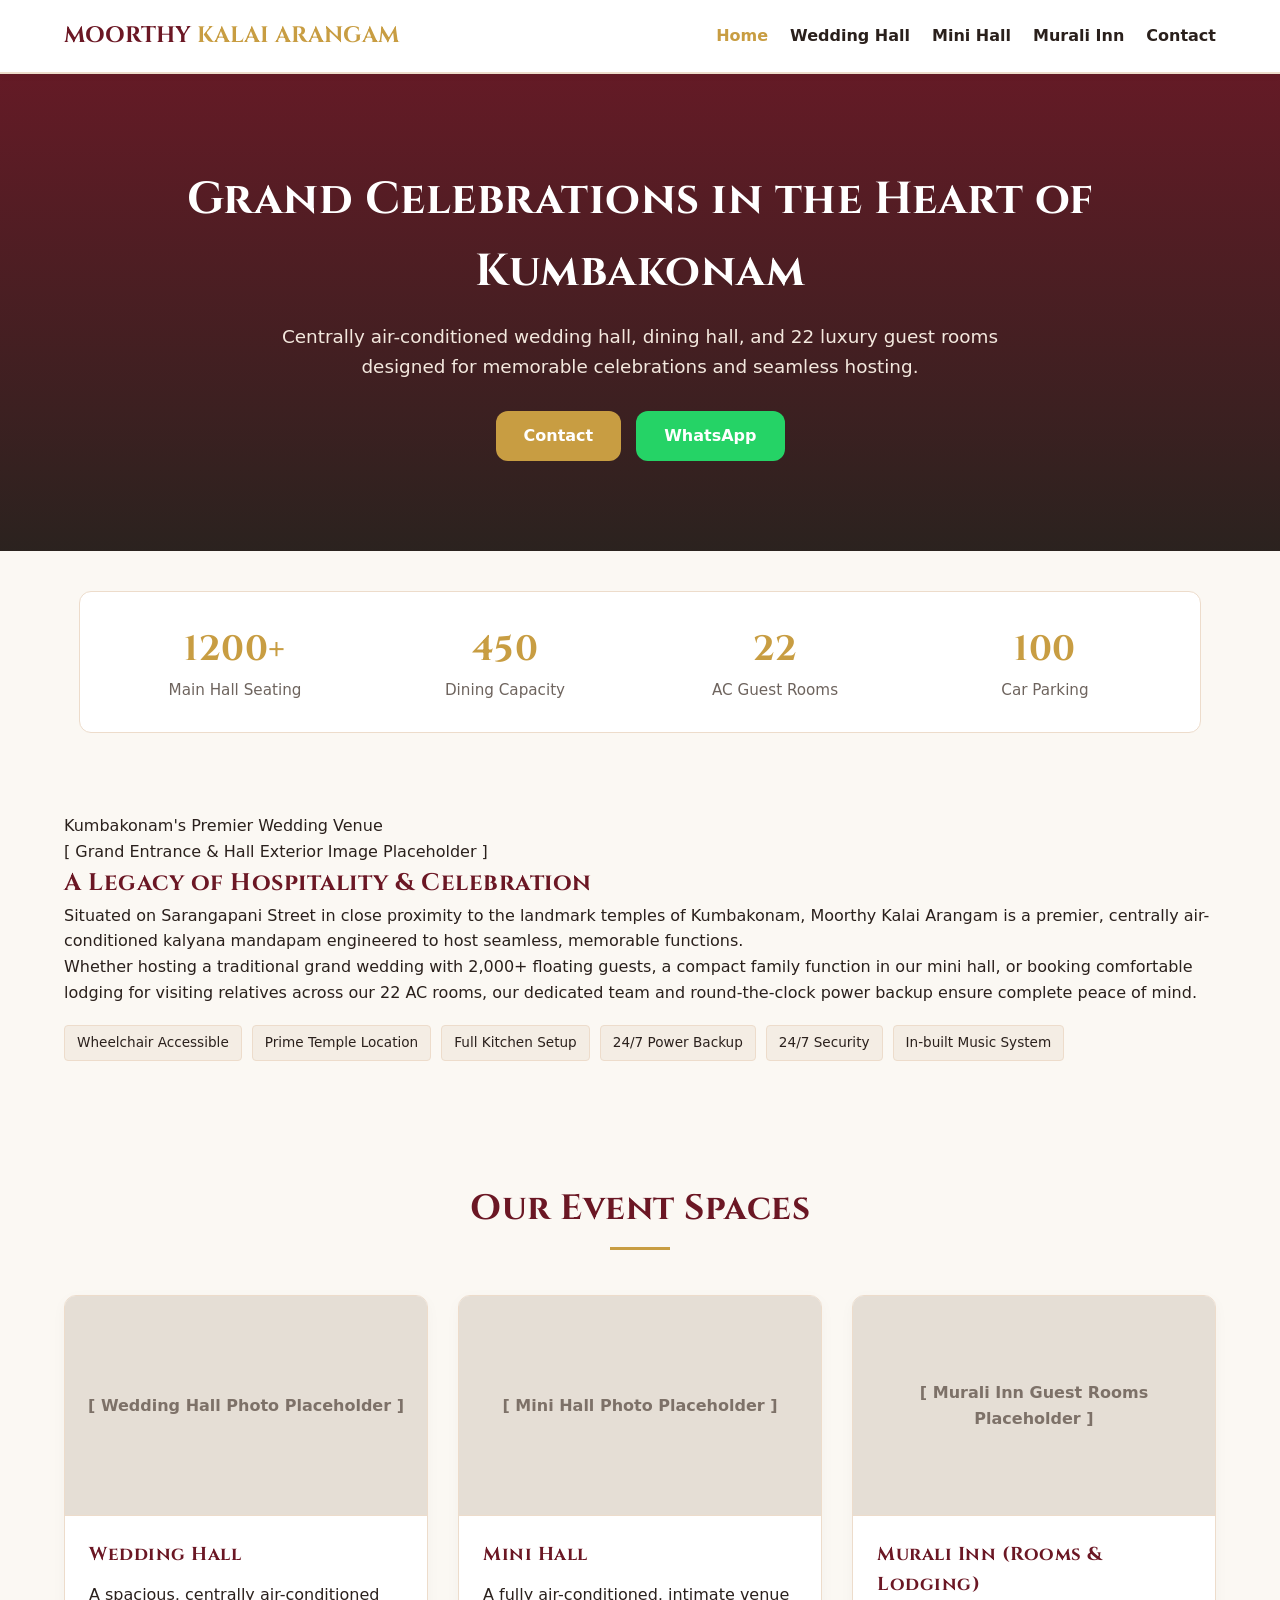
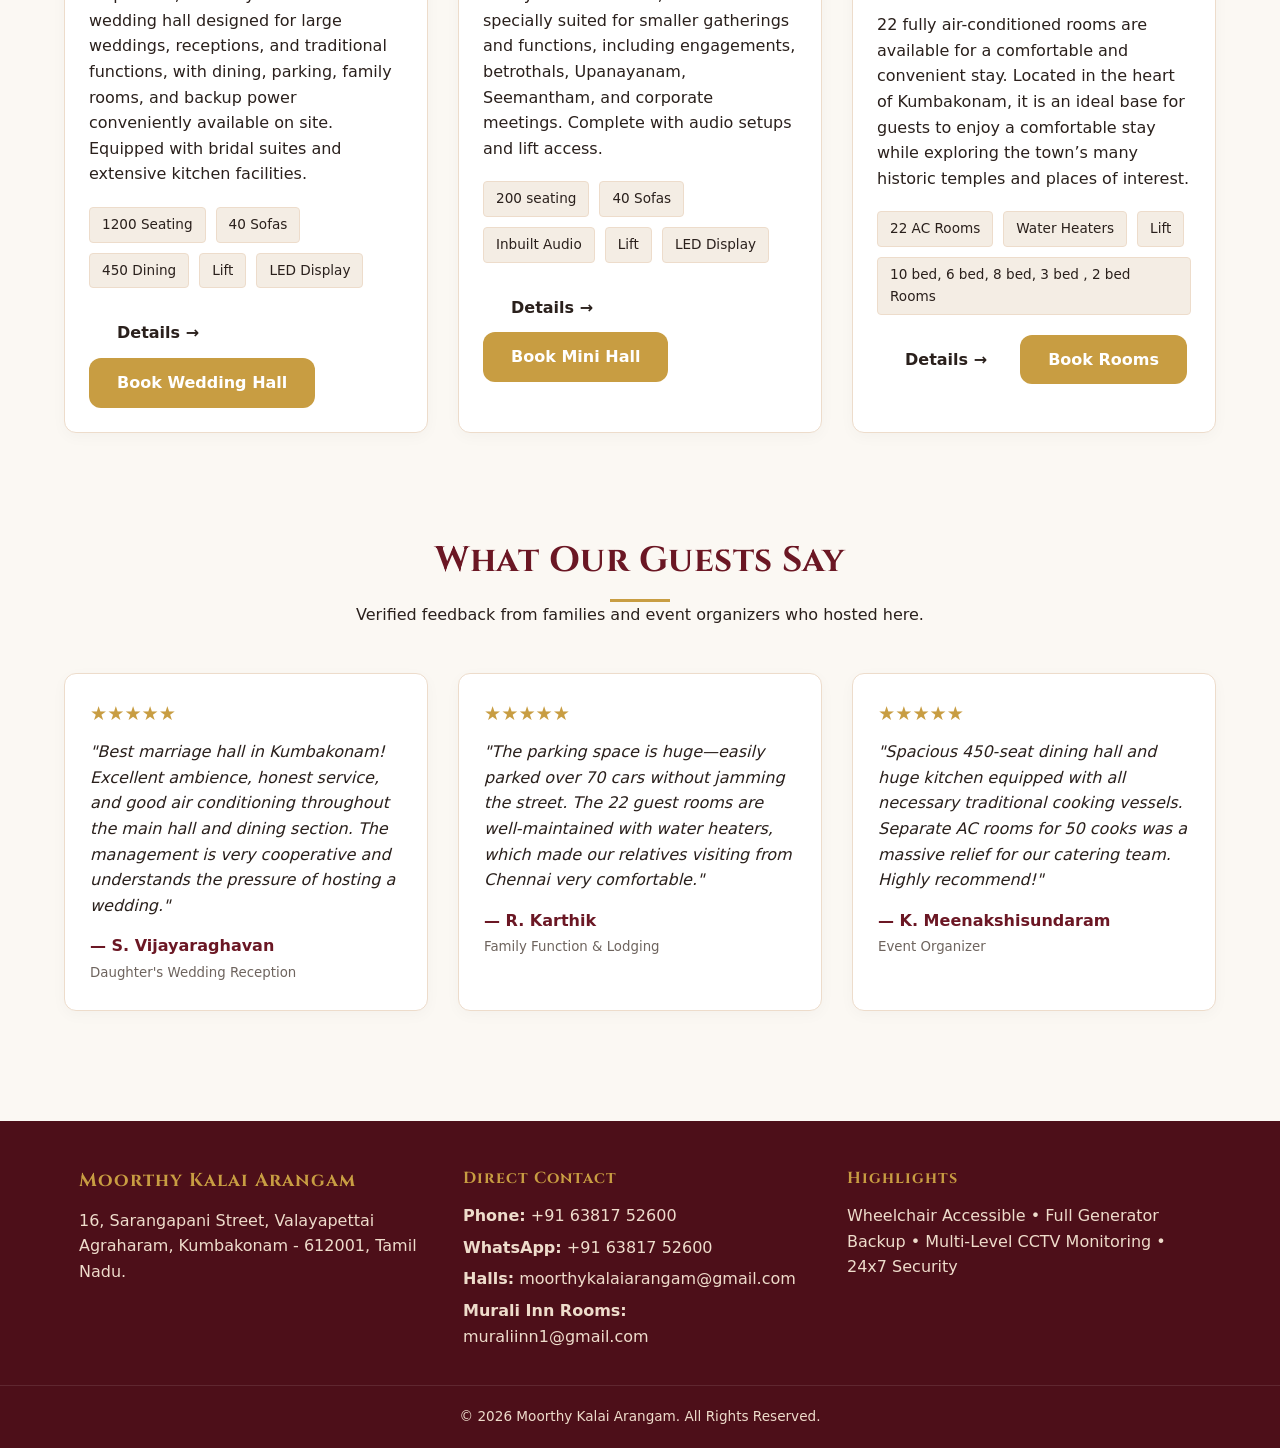
<file: index.html>
<!DOCTYPE html>
<html lang="en">
<head>
  <meta charset="UTF-8">
  <meta name="viewport" content="width=device-width, initial-scale=1.0">
  <title>Moorthy Kalai Arangam | Kumbakonam Wedding Hall & Rooms</title>
  <link rel="stylesheet" href="style.css">
  <link rel="preconnect" href="https://fonts.googleapis.com">
  <link rel="stylesheet" href="https://fonts.googleapis.com/css2?family=Cinzel:wght@600;700&display=swap">
</head>
<body>

  <header>
    <div class="container nav-bar">
      <div class="logo">MOORTHY <span>KALAI ARANGAM</span></div>
      <ul class="nav-links">
        <li><a href="index.html" class="active">Home</a></li>
        <li><a href="wedding-hall.html">Wedding Hall</a></li>
        <li><a href="mini-hall.html">Mini Hall</a></li>
        <li><a href="murali-inn.html">Murali Inn</a></li>
        <li><a href="contact.html">Contact</a></li>
      </ul>
    </div>
  </header>

  <!-- Hero Section -->
  <section class="hero">
    <div class="container">
      <h1>Grand Celebrations in the Heart of Kumbakonam</h1>
      <p>Centrally air-conditioned wedding hall, dining hall, and 22 luxury guest rooms designed for memorable celebrations and seamless hosting.</p>
      <div class="cta-group">
        
        <a href="contact.html" class="btn btn-primary">Contact</a>
        <a href="https://wa.me/918565230000?text=Hello%20Moorthy%20Kalai%20Arangam,%20I%20would%20like%20to%20enquire%20about%20hall%20availability." target="_blank" class="btn btn-whatsapp">WhatsApp</a>
      </div>
    </div>
  </section>

  <!-- Quick Numbers -->
  <section class="container" style="margin-top: 40px;">
    <div class="stat-bar">
      <div class="stat-item">
        <h3>1200+</h3>
        <p>Main Hall Seating</p>
      </div>
      <div class="stat-item">
        <h3>450</h3>
        <p>Dining Capacity</p>
      </div>
      <div class="stat-item">
        <h3>22</h3>
        <p>AC Guest Rooms</p>
      </div>
      <div class="stat-item">
        <h3>100</h3>
        <p>Car Parking</p>
      </div>
    </div>
  </section>

  <!-- About Section -->
  <!-- About Section -->
 <section class="section container">
    <div class="about-grid-box">
      
      <div class="about-col-left">
        <span class="about-eyebrow">
          Kumbakonam's Premier Wedding Venue
        </span>
        <div class="about-image-frame">
          [ Grand Entrance & Hall Exterior Image Placeholder ]
        </div>
      </div>

      <div class="about-col-right">
        <h2>A Legacy of Hospitality & Celebration</h2>
        <p>
          Situated on Sarangapani Street in close proximity to the landmark temples of Kumbakonam, Moorthy Kalai Arangam is a premier, centrally air-conditioned kalyana mandapam engineered to host seamless, memorable functions.
        </p>
        <p>
          Whether hosting a traditional grand wedding with 2,000+ floating guests, a compact family function in our mini hall, or booking comfortable lodging for visiting relatives across our 22 AC rooms, our dedicated team and round-the-clock power backup ensure complete peace of mind.
        </p>
        <div class="badge-grid">
          <span class="badge">Wheelchair Accessible</span>
          <span class="badge">Prime Temple Location</span>
          <span class="badge">Full Kitchen Setup</span>
          <span class="badge">24/7 Power Backup</span>
          <span class="badge">24/7 Security</span>
          <span class="badge">In-built Music System</span>
        </div>
      </div>

    </div>
  </section>

  <!-- Our Event Spaces -->
  <section class="section container">
    <div class="section-title">
      <h2>Our Event Spaces</h2>
    </div>

    <div class="card-grid">
      <!-- Main Hall -->
      <div class="card">
        <div class="image-placeholder">[ Wedding Hall Photo Placeholder ]</div>
        <div class="card-content">
          <h3>Wedding Hall</h3>
          <p>A spacious, centrally air-conditioned wedding hall designed for large weddings, receptions, and traditional functions, with dining, parking, family rooms, and backup power conveniently available on site.
           Equipped with bridal suites and extensive kitchen facilities.
          </p>
          <div class="badge-grid">
            <span class="badge">1200 Seating</span>
            <span class="badge">40 Sofas</span>
            <span class="badge">450 Dining</span>
             <span class="badge">Lift</span>
              <span class="badge">LED Display</span>
          </div>
          <!-- <p style="text-align: center; margin: 16px 0 12px; font-size: 0.9rem;">
            <a href="wedding-hall.html" style="color: var(--primary); font-weight: 600; text-decoration: underline;">Wedding Hall details &rarr;</a>
          </p>
          <a href="contact.html?type=wedding" class="btn btn-primary" style="width: 100%; text-align: center;">Book Wedding Hall</a> -->
          <div class="card-actions">
  <a href="wedding-hall.html" class="btn btn-outline">Details &rarr;</a>
  <a href="contact.html?type=wedding" class="btn btn-primary">Book Wedding Hall</a>
</div>

        </div>
      </div>

      <!-- Mini Hall -->
      <div class="card">
        <div class="image-placeholder">[ Mini Hall Photo Placeholder ]</div>
        <div class="card-content">
          <h3>Mini Hall</h3>
          <p>A fully air-conditioned, intimate venue specially suited for smaller gatherings and functions, including engagements, betrothals, Upanayanam, Seemantham, and corporate meetings. Complete with audio setups and lift access.</p>
          <div class="badge-grid">
           <span class="badge">200 seating</span>
            <span class="badge"> 40 Sofas</span>
            <span class="badge">Inbuilt Audio</span>
            <span class="badge">Lift</span>
             <span class="badge">LED Display</span>
          </div>
          <!-- <p style="text-align: center; margin: 16px 0 12px; font-size: 0.9rem;">
            <a href="mini-hall.html" style="color: var(--primary); font-weight: 600; text-decoration: underline;">Mini Hall details &rarr;</a>
          </p>
          <a href="contact.html?type=mini" class="btn btn-primary" style="width: 100%; text-align: center;">Book Mini Hall</a> -->
        <div class="card-actions">
  <a href="mini-hall.html" class="btn btn-outline">Details &rarr;</a>
  <a href="contact.html?type=mini" class="btn btn-primary">Book Mini Hall</a>
</div>
        </div>
      </div>

      <!-- Murali Inn Rooms -->
      <div class="card">
        <div class="image-placeholder">[ Murali Inn Guest Rooms Placeholder ]</div>
        <div class="card-content">
          <h3>Murali Inn (Rooms & Lodging)</h3>
          <p>22 fully air-conditioned rooms are available for a comfortable and convenient stay. Located in the heart of Kumbakonam, it is an ideal base for guests to enjoy a comfortable stay while exploring the town’s many historic temples and places of interest.</p>
          <div class="badge-grid">
            <span class="badge">22 AC Rooms</span>
            <span class="badge">Water Heaters</span>
            <span class="badge">Lift</span>
            <span class="badge">10 bed, 6 bed, 8 bed, 3 bed , 2 bed Rooms</span>
          </div>
          <p style="text-align: center; margin: 16px 0 12px; font-size: 0.9rem;">
            <!-- <a href="murali-inn.html" style="color: var(--primary); font-weight: 600; text-decoration: underline;">Murali Inn rooms details &rarr;</a>
          </p>
          <a href="contact.html?type=rooms" class="btn btn-primary" style="width: 100%; text-align: center;">Book Rooms</a> -->
        <div class="card-actions">
  <a href="murali-inn.html" class="btn btn-outline">Details &rarr;</a>
  <a href="contact.html?type=rooms" class="btn btn-primary">Book Rooms</a>
</div>
        </div>
      </div>
    </div>
  </section>

  <!-- Customer Reviews -->
  <section class="section container">
    <div class="section-title">
      <h2>What Our Guests Say</h2>
      <p>Verified feedback from families and event organizers who hosted here.</p>
    </div>

    <div class="card-grid">
      <div class="card" style="padding: 25px;">
        <div style="color: var(--accent); font-size: 1.2rem; margin-bottom: 10px;">★★★★★</div>
        <p style="font-style: italic; margin-bottom: 15px; color: var(--text-dark);">
          "Best marriage hall in Kumbakonam! Excellent ambience, honest service, and good air conditioning throughout the main hall and dining section. The management is very cooperative and understands the pressure of hosting a wedding."
        </p>
        <div style="font-weight: bold; color: var(--primary);">— S. Vijayaraghavan</div>
        <small style="color: var(--text-muted);">Daughter's Wedding Reception</small>
      </div>

      <div class="card" style="padding: 25px;">
        <div style="color: var(--accent); font-size: 1.2rem; margin-bottom: 10px;">★★★★★</div>
        <p style="font-style: italic; margin-bottom: 15px; color: var(--text-dark);">
          "The parking space is huge—easily parked over 70 cars without jamming the street. The 22 guest rooms are well-maintained with water heaters, which made our relatives visiting from Chennai very comfortable."
        </p>
        <div style="font-weight: bold; color: var(--primary);">— R. Karthik</div>
        <small style="color: var(--text-muted);">Family Function & Lodging</small>
      </div>

      <div class="card" style="padding: 25px;">
        <div style="color: var(--accent); font-size: 1.2rem; margin-bottom: 10px;">★★★★★</div>
        <p style="font-style: italic; margin-bottom: 15px; color: var(--text-dark);">
          "Spacious 450-seat dining hall and huge kitchen equipped with all necessary traditional cooking vessels. Separate AC rooms for 50 cooks was a massive relief for our catering team. Highly recommend!"
        </p>
        <div style="font-weight: bold; color: var(--primary);">— K. Meenakshisundaram</div>
        <small style="color: var(--text-muted);">Event Organizer</small>
      </div>
    </div>
  </section>

  <!-- Footer -->
<footer>
    <div class="container footer-grid">
      <div>
        <h3>Moorthy Kalai Arangam</h3>
        <p>16, Sarangapani Street, Valayapettai Agraharam, Kumbakonam - 612001, Tamil Nadu.</p>
      </div>
      <div>
        <h4>Direct Contact</h4>
        <p style="margin-bottom: 6px;">
          <strong>Phone:</strong> <a href="tel:+91 63817 52600" style="color: inherit;">+91 63817 52600</a>
        </p>
        <p style="margin-bottom: 6px;">
          <strong>WhatsApp:</strong> <a href="https://wa.me/916381752600" target="_blank" style="color: inherit;">+91 63817 52600</a>
        </p>
        <p style="margin-bottom: 6px;">
          <strong>Halls:</strong> <a href="mailto:moorthykalaiarangam@gmail.com" style="color: inherit;">moorthykalaiarangam@gmail.com</a>
        </p>
        <p style="margin-bottom: 6px;">
          <strong>Murali Inn Rooms:</strong> <a href="mailto:muraliinn1@gmail.com" style="color: inherit;">muraliinn1@gmail.com</a>
        </p>
      </div>
      <div>
        <h4>Highlights</h4>
        <p>Wheelchair Accessible • Full Generator Backup • Multi-Level CCTV Monitoring • 24x7 Security</p>
      </div>
    </div>
    <div class="footer-bottom">
      &copy; 2026 Moorthy Kalai Arangam. All Rights Reserved.
    </div>
  </footer>
</body>
</html>
</file>
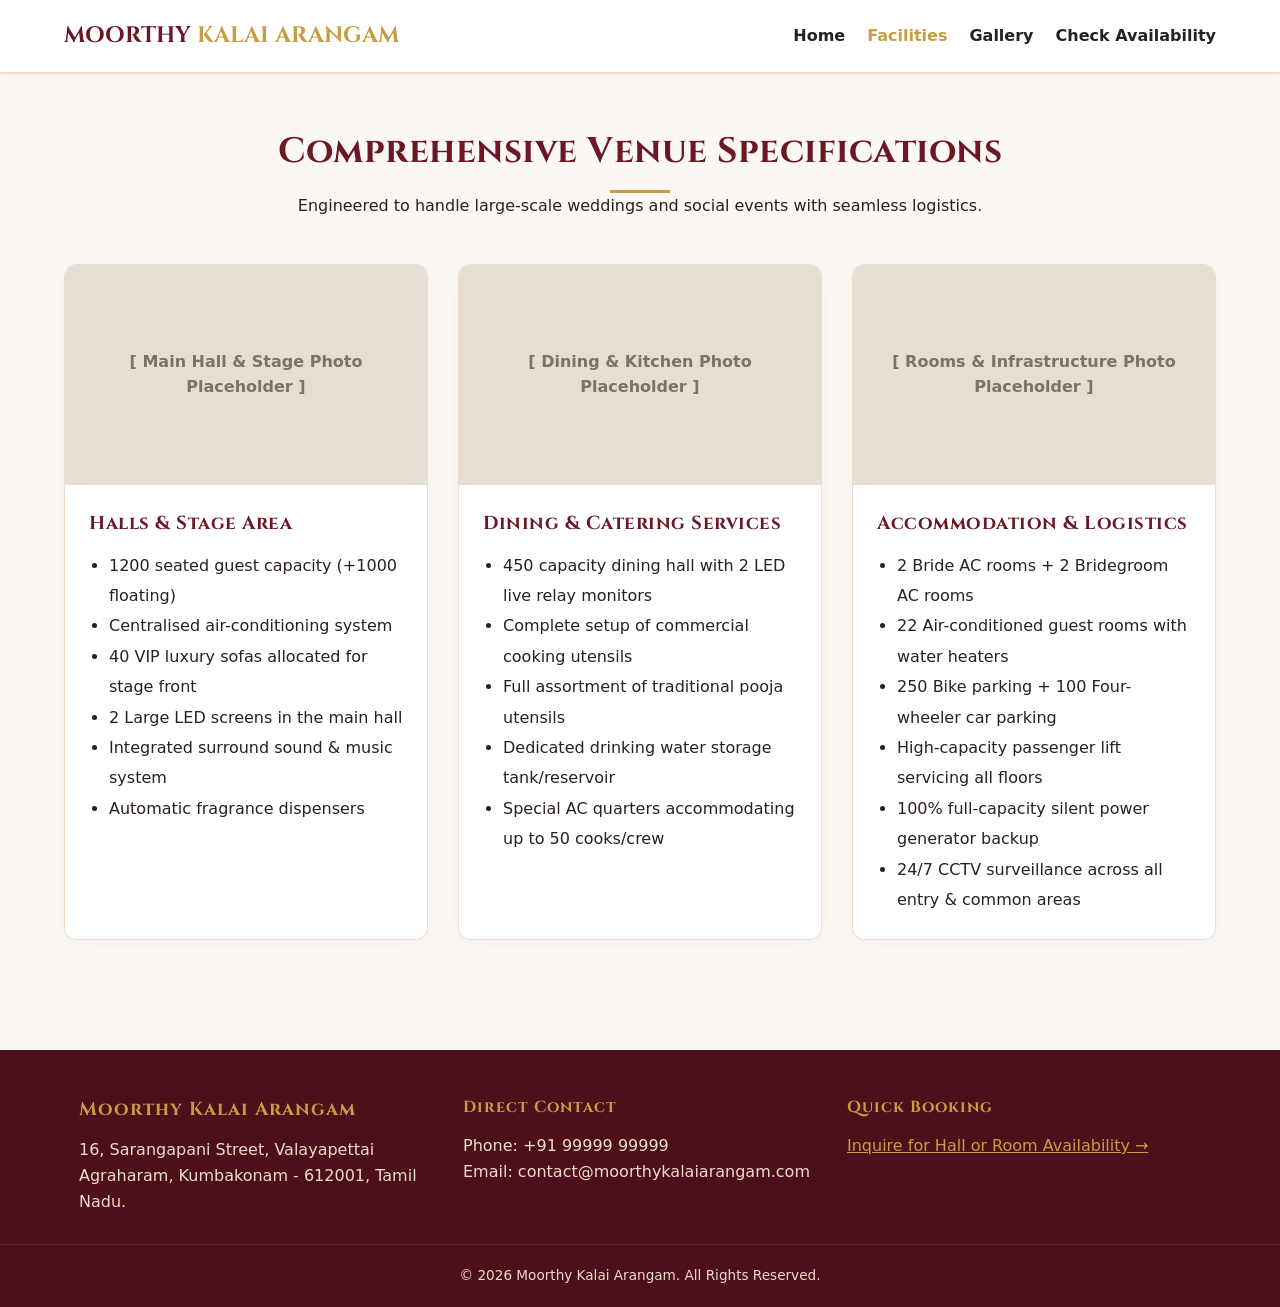
<file: amenities.html>
<!DOCTYPE html>
<html lang="en">
<head>
  <meta charset="UTF-8">
  <meta name="viewport" content="width=device-width, initial-scale=1.0">
  <title>Facilities & Specifications | Moorthy Kalai Arangam</title>
  <link rel="stylesheet" href="style.css">
  <link rel="preconnect" href="https://fonts.googleapis.com">
  <link rel="stylesheet" href="https://fonts.googleapis.com/css2?family=Cinzel:wght@600;700&display=swap">
</head>
<body>

  <header>
    <div class="container nav-bar">
      <div class="logo">MOORTHY <span>KALAI ARANGAM</span></div>
      <ul class="nav-links">
        <li><a href="index.html">Home</a></li>
        <li><a href="amenities.html" class="active">Facilities</a></li>
        <li><a href="gallery.html">Gallery</a></li>
        <li><a href="contact.html">Check Availability</a></li>
      </ul>
    </div>
  </header>

  <section class="section container">
    <div class="section-title">
      <h2>Comprehensive Venue Specifications</h2>
      <p>Engineered to handle large-scale weddings and social events with seamless logistics.</p>
    </div>

    <div class="card-grid">
      <div class="card">
        <div class="image-placeholder">[ Main Hall & Stage Photo Placeholder ]</div>
        <div class="card-content">
          <h3>Halls & Stage Area</h3>
          <ul style="padding-left: 20px; line-height: 1.9;">
            <li>1200 seated guest capacity (+1000 floating)</li>
            <li>Centralised air-conditioning system</li>
            <li>40 VIP luxury sofas allocated for stage front</li>
            <li>2 Large LED screens in the main hall</li>
            <li>Integrated surround sound & music system</li>
            <li>Automatic fragrance dispensers</li>
          </ul>
        </div>
      </div>

      <div class="card">
        <div class="image-placeholder">[ Dining & Kitchen Photo Placeholder ]</div>
        <div class="card-content">
          <h3>Dining & Catering Services</h3>
          <ul style="padding-left: 20px; line-height: 1.9;">
            <li>450 capacity dining hall with 2 LED live relay monitors</li>
            <li>Complete setup of commercial cooking utensils</li>
            <li>Full assortment of traditional pooja utensils</li>
            <li>Dedicated drinking water storage tank/reservoir</li>
            <li>Special AC quarters accommodating up to 50 cooks/crew</li>
          </ul>
        </div>
      </div>

      <div class="card">
        <div class="image-placeholder">[ Rooms & Infrastructure Photo Placeholder ]</div>
        <div class="card-content">
          <h3>Accommodation & Logistics</h3>
          <ul style="padding-left: 20px; line-height: 1.9;">
            <li>2 Bride AC rooms + 2 Bridegroom AC rooms</li>
            <li>22 Air-conditioned guest rooms with water heaters</li>
            <li>250 Bike parking + 100 Four-wheeler car parking</li>
            <li>High-capacity passenger lift servicing all floors</li>
            <li>100% full-capacity silent power generator backup</li>
            <li>24/7 CCTV surveillance across all entry & common areas</li>
          </ul>
        </div>
      </div>
    </div>
  </section>

  <footer>
    <div class="container footer-grid">
      <div>
        <h3>Moorthy Kalai Arangam</h3>
        <p>16, Sarangapani Street, Valayapettai Agraharam, Kumbakonam - 612001, Tamil Nadu.</p>
      </div>
      <div>
        <h4>Direct Contact</h4>
        <p>Phone: +91 99999 99999</p>
        <p>Email: contact@moorthykalaiarangam.com</p>
      </div>
      <div>
        <h4>Quick Booking</h4>
        <p><a href="contact.html" style="color: var(--accent); text-decoration: underline;">Inquire for Hall or Room Availability &rarr;</a></p>
      </div>
    </div>
    <div class="footer-bottom">
      &copy; 2026 Moorthy Kalai Arangam. All Rights Reserved.
    </div>
  </footer>

</body>
</html>
</file>
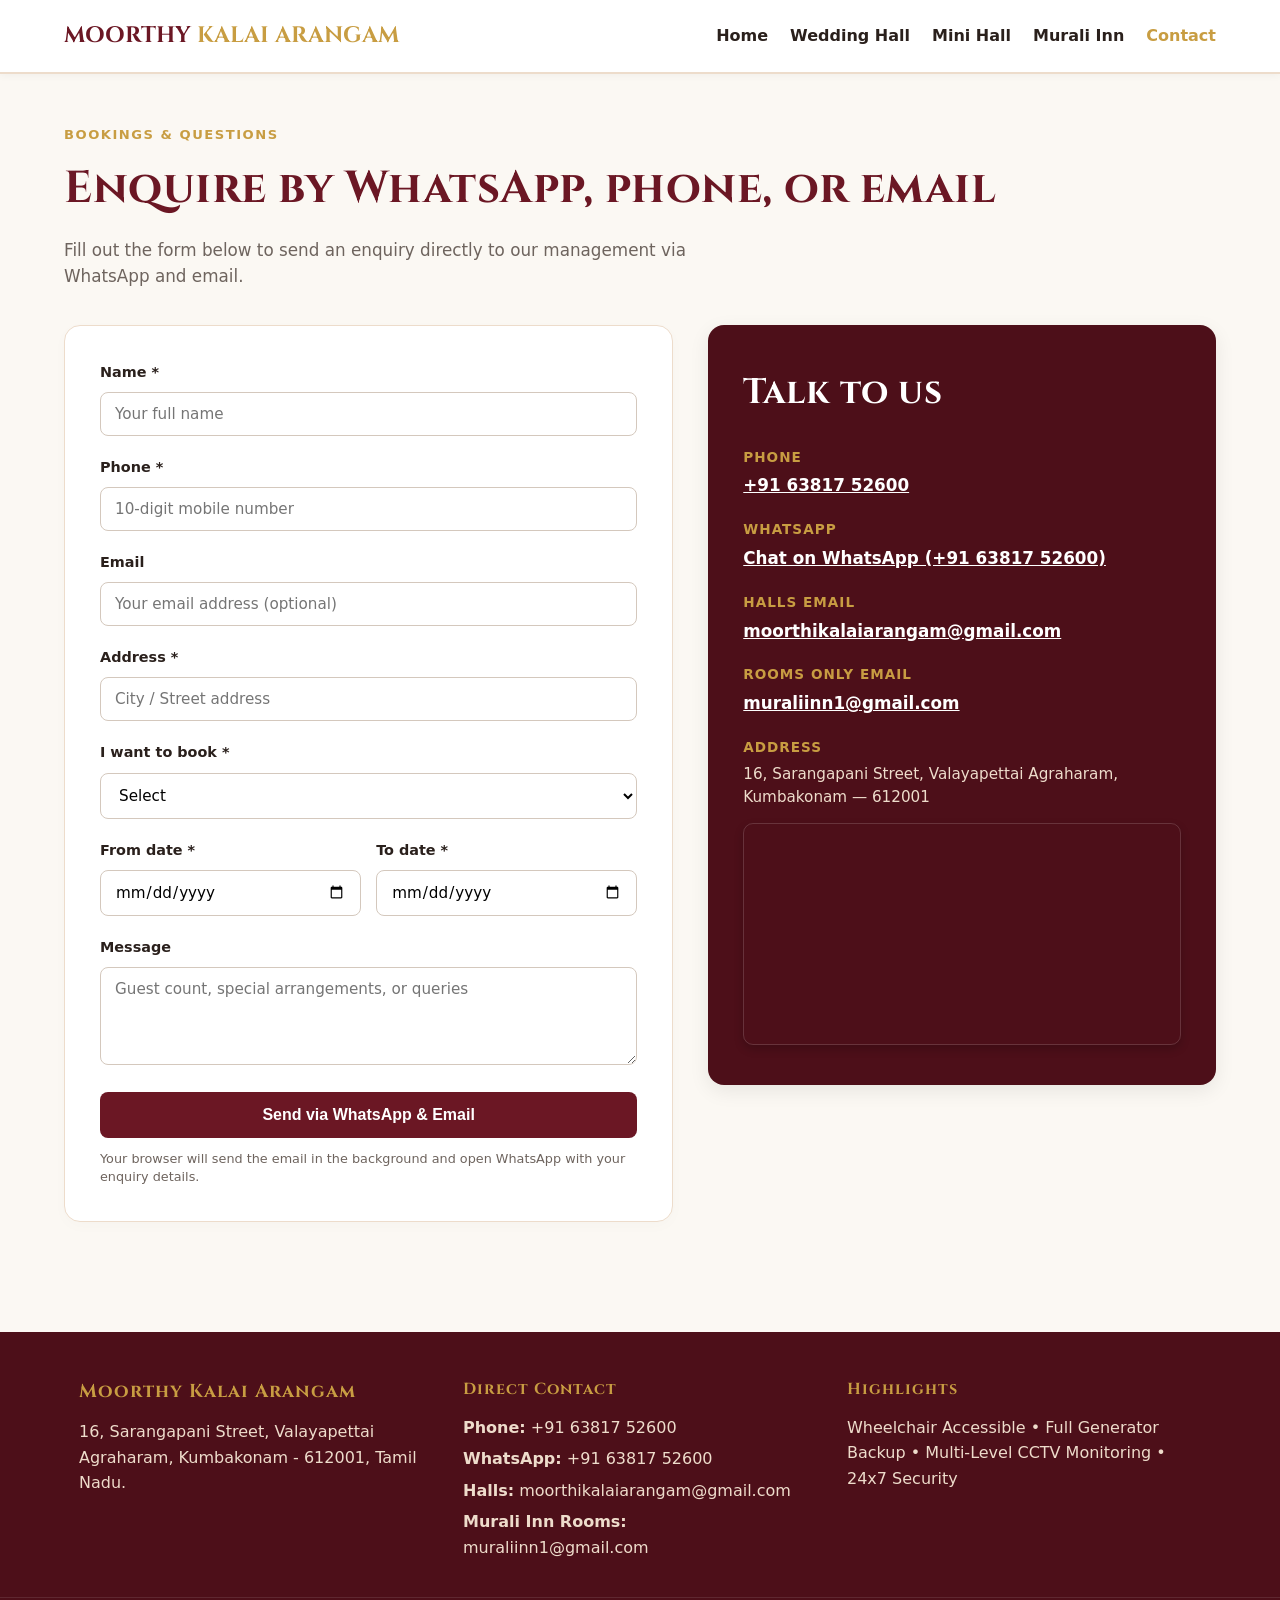
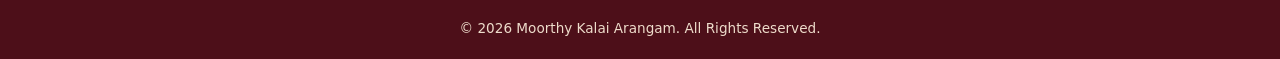
<file: contact.html>
<!DOCTYPE html>
<html lang="en">
<head>
  <meta charset="UTF-8">
  <meta name="viewport" content="width=device-width, initial-scale=1.0">
  <title>Contact & Enquiries | Moorthy Kalai Arangam</title>
  <link rel="stylesheet" href="style.css">
  <link rel="preconnect" href="https://fonts.googleapis.com">
  <link rel="stylesheet" href="https://fonts.googleapis.com/css2?family=Cinzel:wght@600;700&display=swap">
</head>
<body>

  <!-- Sticky Header -->
  <header>
    <div class="container nav-bar">
      <div class="logo">MOORTHY <span>KALAI ARANGAM</span></div>
      <ul class="nav-links">
        <li><a href="index.html">Home</a></li>
        <li><a href="wedding-hall.html">Wedding Hall</a></li>
        <li><a href="mini-hall.html">Mini Hall</a></li>
        <li><a href="murali-inn.html">Murali Inn</a></li>
        <li><a href="contact.html" class="active">Contact</a></li>
      </ul>
    </div>
  </header>

  <section class="section container">
    <!-- Top Header -->
    <div class="contact-page-header">
      <span class="detail-eyebrow">BOOKINGS & QUESTIONS</span>
      <h1>Enquire by WhatsApp, phone, or email</h1>
      <p>Fill out the form below to send an enquiry directly to our management via WhatsApp and email.</p>
    </div>

    <!-- Main 2-Column Contact Container -->
    <div class="contact-split-wrapper">
      
      <!-- Left: Form Card -->
      <div class="contact-form-card" id="formContainer">
        
        <!-- Booking Form -->
        <form id="enquiryForm" action="https://formsubmit.co/moorthikalaiarangam@gmail.com" method="POST" onsubmit="handleCombinedDispatch(event)">
          
          <!-- FormSubmit Configuration Hidden Fields -->
          <input type="hidden" name="_captcha" value="false">
          <input type="hidden" name="_template" value="table">
          <input type="hidden" id="emailSubjectField" name="_subject" value="New Booking Enquiry">

          <div class="form-group">
            <label for="name">Name *</label>
            <input type="text" id="name" name="Name" required placeholder="Your full name">
          </div>

          <div class="form-group">
            <label for="phone">Phone *</label>
            <input type="tel" id="phone" name="Phone" required placeholder="10-digit mobile number">
          </div>

          <div class="form-group">
            <label for="email">Email</label>
            <input type="email" id="email" name="Email" placeholder="Your email address (optional)">
          </div>

          <div class="form-group">
            <label for="address">Address *</label>
            <input type="text" id="address" name="Address" required placeholder="City / Street address">
          </div>

          <div class="form-group">
            <label for="bookingChoice">I want to book *</label>
            <select id="bookingChoice" name="Selected Facility" required onchange="toggleRoomOptions()">
              <option value="" disabled selected>Select</option>
              <option value="Wedding Hall">Wedding Hall</option>
              <option value="Mini Hall">Mini Hall</option>
              <option value="Rooms in Murali Inn">Rooms in Murali Inn</option>
            </select>
          </div>

          <!-- Dynamic Room Type Checkboxes (Includes 2 Bed) -->
          <div class="form-group room-types-box" id="roomOptionsBlock" style="display: none;">
            <label style="margin-bottom: 8px;">Select Room Type(s) Required:</label>
            <div class="checkbox-grid">
              <label class="check-item"><input type="checkbox" name="Room Types" value="10 Bed Room"> 10 Bed</label>
              <label class="check-item"><input type="checkbox" name="Room Types" value="8 Bed Room"> 8 Bed</label>
              <label class="check-item"><input type="checkbox" name="Room Types" value="6 Bed Room"> 6 Bed</label>
              <label class="check-item"><input type="checkbox" name="Room Types" value="3 Bed Room"> 3 Bed</label>
              <label class="check-item"><input type="checkbox" name="Room Types" value="2 Bed Room"> 2 Bed</label>
            </div>
          </div>

          <!-- Date Range: From Date & To Date -->
          <div class="date-row-group">
            <div class="form-group">
              <label for="fromDate">From date *</label>
              <input type="date" id="fromDate" name="From Date" required>
            </div>
            <div class="form-group">
              <label for="toDate">To date *</label>
              <input type="date" id="toDate" name="To Date" required>
            </div>
          </div>

          <div class="form-group">
            <label for="message">Message</label>
            <textarea id="message" name="Message" rows="4" placeholder="Guest count, special arrangements, or queries"></textarea>
          </div>

          <button type="submit" id="submitBtn" class="btn btn-dark-full">Send via WhatsApp & Email</button>
          <p class="form-disclaimer">Your browser will send the email in the background and open WhatsApp with your enquiry details.</p>
        </form>

        <!-- Inline Confirmation Message (Revealed upon success) -->
        <div id="confirmationBlock" style="display: none; text-align: center; padding: 40px 20px;">
          <div style="font-size: 48px; color: #c89d42; margin-bottom: 16px;">&#10003;</div>
          <h2 style="font-family: 'Cinzel', serif; color: #6b1724; font-size: 1.6rem; margin-bottom: 12px;">Enquiry Received Successfully</h2>
          <p style="font-size: 1rem; color: #444; line-height: 1.6; margin-bottom: 24px;">
            Thank you for reaching out to <strong>Moorthy Kalai Arangam</strong>. Your enquiry has been delivered to our management team. One of our representatives will review your dates and contact you shortly.
          </p>
          <button type="button" class="btn btn-dark" onclick="resetFormView()">Submit Another Enquiry</button>
        </div>

      </div>

      <!-- Right: "Talk to us" Sidebar with Google Maps -->
      <div class="talk-to-us-card">
        <h2>Talk to us</h2>

        <div class="talk-block">
          <span class="talk-label">Phone</span>
          <a href="tel:+916381752600" class="talk-val link-gold">+91 63817 52600</a>
        </div>

        <div class="talk-block">
          <span class="talk-label">WhatsApp</span>
          <a href="https://wa.me/916381752600" target="_blank" class="talk-val link-gold">Chat on WhatsApp (+91 63817 52600)</a>
        </div>

        <div class="talk-block">
          <span class="talk-label">Halls Email</span>
          <a href="mailto:moorthikalaiarangam@gmail.com" class="talk-val link-gold">moorthikalaiarangam@gmail.com</a>
        </div>

        <div class="talk-block">
          <span class="talk-label">Rooms Only Email</span>
          <a href="mailto:muraliinn1@gmail.com" class="talk-val link-gold">muraliinn1@gmail.com</a>
        </div>

        <div class="talk-block" style="border-bottom: none; margin-bottom: 15px;">
          <span class="talk-label">Address</span>
          <p class="talk-val-plain">16, Sarangapani Street, Valayapettai Agraharam, Kumbakonam — 612001</p>
        </div>

        <!-- Embedded Google Map -->
        <div class="map-embed-box">
          <iframe 
            src="https://maps.google.com/maps?q=Moorthy+Kalai+Arangam+Kumbakonam&t=&z=15&ie=UTF8&iwloc=&output=embed" 
            width="100%" 
            height="220" 
            style="border:0; display: block;" 
            allowfullscreen="" 
            loading="lazy" 
            referrerpolicy="no-referrer-when-downgrade">
          </iframe>
        </div>
      </div>

    </div>
  </section>

  <!-- Standardized Footer -->
  <footer>
    <div class="container footer-grid">
      <div>
        <h3>Moorthy Kalai Arangam</h3>
        <p>16, Sarangapani Street, Valayapettai Agraharam, Kumbakonam - 612001, Tamil Nadu.</p>
      </div>
      <div>
        <h4>Direct Contact</h4>
        <p style="margin-bottom: 6px;">
          <strong>Phone:</strong> <a href="tel:+916381752600" style="color: inherit;">+91 63817 52600</a>
        </p>
        <p style="margin-bottom: 6px;">
          <strong>WhatsApp:</strong> <a href="https://wa.me/916381752600" target="_blank" style="color: inherit;">+91 63817 52600</a>
        </p>
        <p style="margin-bottom: 6px;">
          <strong>Halls:</strong> <a href="mailto:moorthikalaiarangam@gmail.com" style="color: inherit;">moorthikalaiarangam@gmail.com</a>
        </p>
        <p style="margin-bottom: 6px;">
          <strong>Murali Inn Rooms:</strong> <a href="mailto:muraliinn1@gmail.com" style="color: inherit;">muraliinn1@gmail.com</a>
        </p>
      </div>
      <div>
        <h4>Highlights</h4>
        <p>Wheelchair Accessible • Full Generator Backup • Multi-Level CCTV Monitoring • 24x7 Security</p>
      </div>
    </div>
    <div class="footer-bottom">
      &copy; 2026 Moorthy Kalai Arangam. All Rights Reserved.
    </div>
  </footer>

  <script>
    const WHATSAPP_NUMBER = "916381752600";
    
    // Email Destinations
    const EMAIL_HALLS = "moorthikalaiarangam@gmail.com";
    const EMAIL_ROOMS = "muraliinn1@gmail.com";
    const EMAIL_CC_COMMON = "murali_ads@rediffmail.com";

    // Toggle Room Checkbox Block
    function toggleRoomOptions() {
      const choice = document.getElementById('bookingChoice').value;
      const roomBlock = document.getElementById('roomOptionsBlock');
      if (choice === 'Rooms in Murali Inn') {
        roomBlock.style.display = 'block';
      } else {
        roomBlock.style.display = 'none';
        document.querySelectorAll('input[name="Room Types"]').forEach(cb => cb.checked = false);
      }
    }

    // Reset Form to Submit Another Enquiry
    function resetFormView() {
      document.getElementById('confirmationBlock').style.display = 'none';
      const form = document.getElementById('enquiryForm');
      form.reset();
      form.style.display = 'block';
      toggleRoomOptions();
      const submitBtn = document.getElementById('submitBtn');
      submitBtn.textContent = 'Send via WhatsApp & Email';
      submitBtn.disabled = false;
    }

    // Prefill dropdown & Date Constraints
    window.addEventListener('DOMContentLoaded', () => {
      const today = new Date().toISOString().split('T')[0];
      const fromInput = document.getElementById('fromDate');
      const toInput = document.getElementById('toDate');

      fromInput.min = today;

      fromInput.addEventListener('change', () => {
        if (fromInput.value) {
          toInput.min = fromInput.value;
          if (toInput.value && toInput.value < fromInput.value) {
            toInput.value = fromInput.value;
          }
        }
      });

      const params = new URLSearchParams(window.location.search);
      const type = params.get('type');
      const select = document.getElementById('bookingChoice');
      if (type === 'wedding') select.value = 'Wedding Hall';
      if (type === 'mini') select.value = 'Mini Hall';
      if (type === 'rooms') select.value = 'Rooms in Murali Inn';
      toggleRoomOptions();
    });

    function handleCombinedDispatch(e) {
      e.preventDefault();

      const name = document.getElementById('name').value.trim();
      const phone = document.getElementById('phone').value.trim();
      const custEmail = document.getElementById('email').value.trim() || 'Not provided';
      const address = document.getElementById('address').value.trim();
      const choice = document.getElementById('bookingChoice').value;
      const fromDate = document.getElementById('fromDate').value;
      const toDate = document.getElementById('toDate').value;
      const message = document.getElementById('message').value.trim() || 'No additional notes';

      // Date Validation
      if (!fromDate || !toDate) {
        alert("Please select both 'From date' and 'To date'.");
        return;
      }

      if (toDate < fromDate) {
        alert("Invalid Date: 'To date' cannot be earlier than 'From date'.");
        document.getElementById('toDate').focus();
        return;
      }

      // 1. Gather ALL checked room types
      let selectedRooms = [];
      if (choice === 'Rooms in Murali Inn') {
        document.querySelectorAll('input[name="Room Types"]:checked').forEach(cb => {
          console.log(cb.value);
          selectedRooms.push(cb.value);
        });
      }
      const roomStr = selectedRooms.length > 0 ? selectedRooms.join(', ') : 'Not specified';

      // 2. WhatsApp Dispatch
      let waText = `*New Booking Enquiry - Moorthy Kalai Arangam*\n\n` +
                   `*Name:* ${name}\n` +
                   `*Phone:* ${phone}\n` +
                   `*Email:* ${custEmail}\n` +
                   `*Address:* ${address}\n` +
                   `*Facility:* ${choice}\n`;

      if (choice === 'Rooms in Murali Inn') {
        waText += `*Room Types:* ${roomStr}\n`;
      }

      waText += `*Dates:* ${fromDate} to ${toDate}\n` +
                `*Message:* ${message}`;

      window.open(`https://wa.me/${WHATSAPP_NUMBER}?text=${encodeURIComponent(waText)}`, '_blank');

      // 3. Prepare Form Data Payload
      const primaryTargetEmail = (choice === 'Rooms in Murali Inn') ? EMAIL_ROOMS : EMAIL_HALLS;
      const secondaryTargetEmail = EMAIL_CC_COMMON;
      const formElement = document.getElementById('enquiryForm');

      const payload = new FormData(formElement);
      payload.set('_subject', `Booking Enquiry: ${choice} - ${name}`);
      payload.set('_template', 'table');
      payload.set('_captcha', 'false');
      payload.delete('_cc'); 

      // Consolidate all checkboxes into a single unified key so all selections arrive in the email
      if (choice === 'Rooms in Murali Inn') {
        payload.set('Room Types', roomStr);
      } else {
        payload.delete('Room Types');
      }

      const submitBtn = document.getElementById('submitBtn');
      submitBtn.textContent = 'Sending Enquiry...';
      submitBtn.disabled = true;

      // 4. Send concurrent dispatches
      const sendToPrimary = fetch(`https://formsubmit.co/ajax/${primaryTargetEmail}`, {
        method: "POST",
        body: payload,
        headers: { 'Accept': 'application/json' }
      });

      const sendToSecondary = fetch(`https://formsubmit.co/ajax/${secondaryTargetEmail}`, {
        method: "POST",
        body: payload,
        headers: { 'Accept': 'application/json' }
      });

      Promise.all([sendToPrimary, sendToSecondary])
        .then(() => {
          formElement.style.display = 'none';
          document.getElementById('confirmationBlock').style.display = 'block';
        })
        .catch(() => {
          formElement.style.display = 'none';
          document.getElementById('confirmationBlock').style.display = 'block';
        });
    }
  </script>
</body>
</html>
</file>
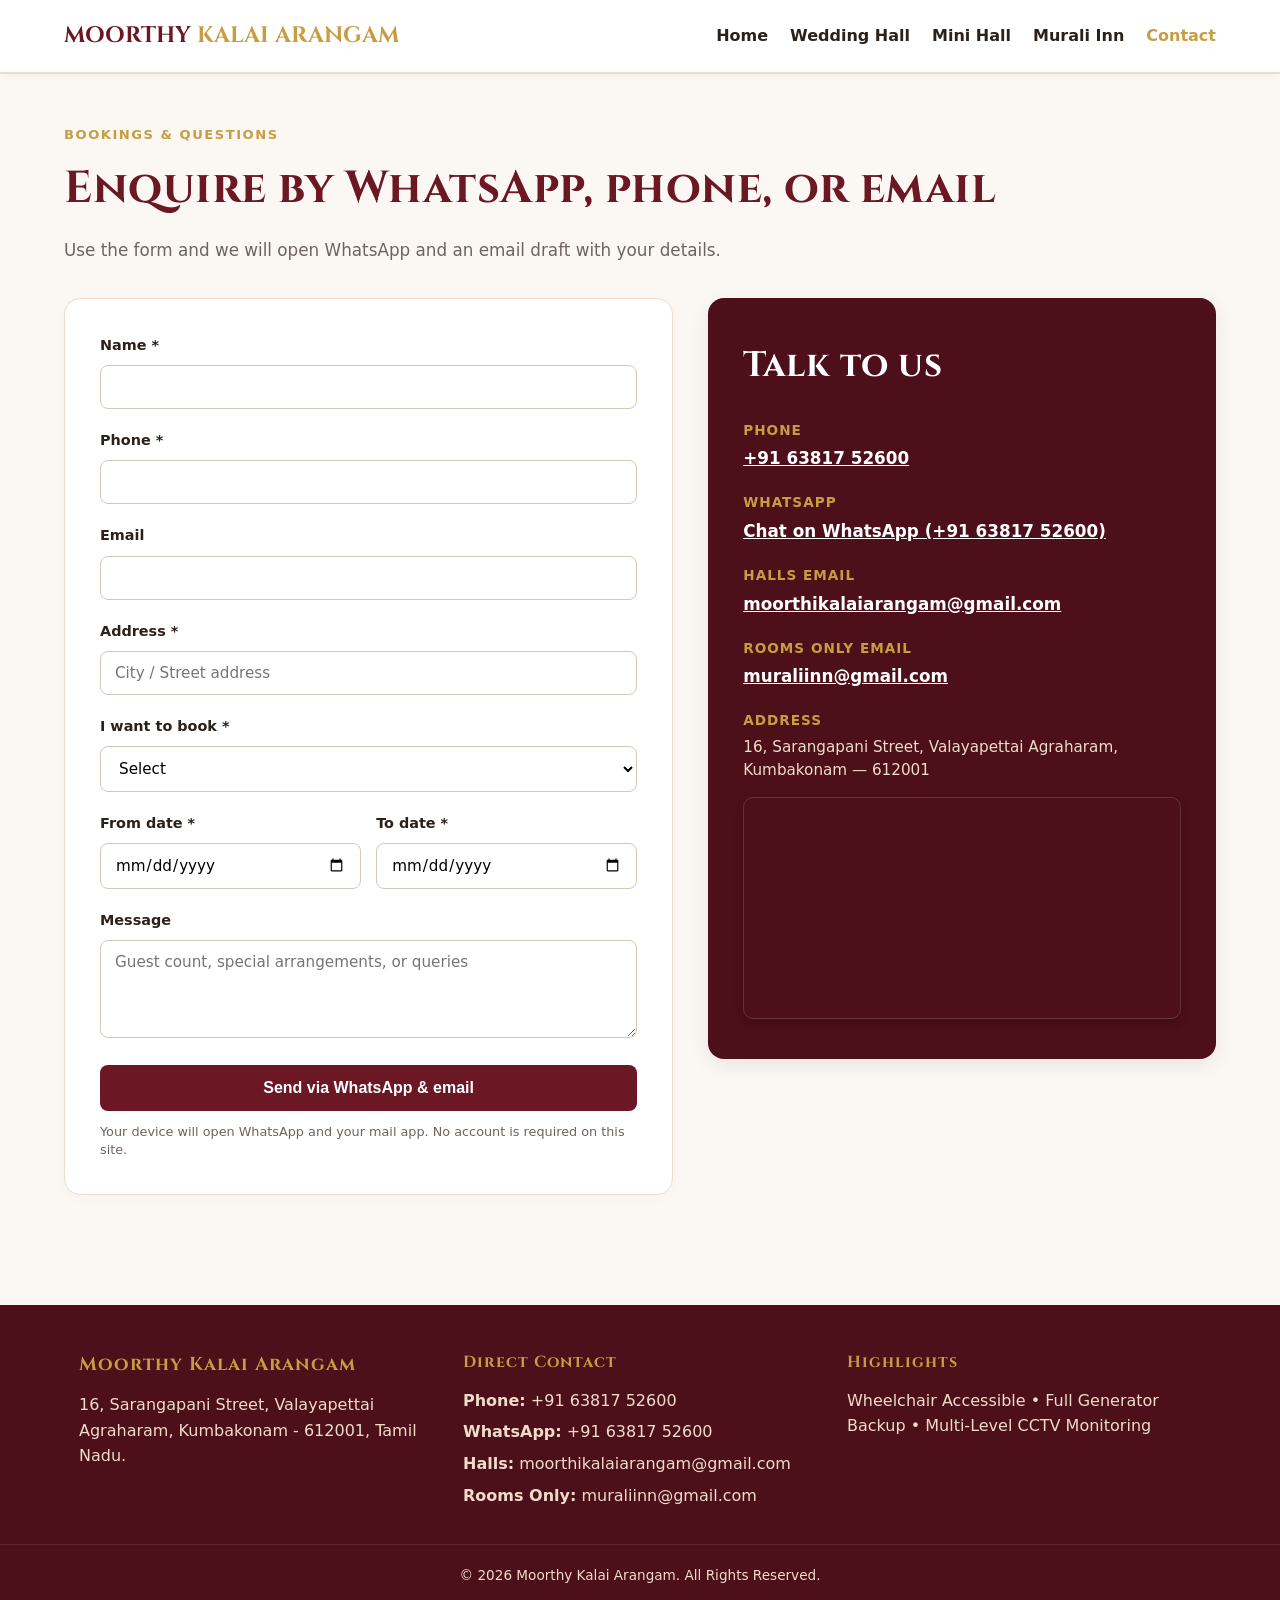
<file: contactnoneed.html>
<!DOCTYPE html>
<html lang="en">
<head>
  <meta charset="UTF-8">
  <meta name="viewport" content="width=device-width, initial-scale=1.0">
  <title>Contact & Enquiries | Moorthy Kalai Arangam</title>
  <link rel="stylesheet" href="style.css">
  <link rel="preconnect" href="https://fonts.googleapis.com">
  <link rel="stylesheet" href="https://fonts.googleapis.com/css2?family=Cinzel:wght@600;700&display=swap">
</head>
<body>

  <!-- Sticky Header -->
  <header>
    <div class="container nav-bar">
      <div class="logo">MOORTHY <span>KALAI ARANGAM</span></div>
      <ul class="nav-links">
        <li><a href="index.html">Home</a></li>
        <li><a href="wedding-hall.html">Wedding Hall</a></li>
        <li><a href="mini-hall.html">Mini Hall</a></li>
        <li><a href="murali-inn.html">Murali Inn</a></li>
        <li><a href="contact.html" class="active">Contact</a></li>
      </ul>
    </div>
  </header>

  <section class="section container">
    <!-- Top Header -->
    <div class="contact-page-header">
      <span class="detail-eyebrow">BOOKINGS & QUESTIONS</span>
      <h1>Enquire by WhatsApp, phone, or email</h1>
      <p>Use the form and we will open WhatsApp and an email draft with your details.</p>
    </div>

    <!-- Main 2-Column Contact Container -->
    <div class="contact-split-wrapper">
      
      <!-- Left: Form Card -->
      <div class="contact-form-card">
        <form id="enquiryForm" onsubmit="handleCombinedDispatch(event)">
          <div class="form-group">
            <label for="name">Name *</label>
            <input type="text" id="name" required placeholder="">
          </div>

          <div class="form-group">
            <label for="phone">Phone *</label>
            <input type="tel" id="phone" required placeholder="">
          </div>

          <div class="form-group">
            <label for="email">Email</label>
            <input type="email" id="email" placeholder="">
          </div>

          <div class="form-group">
            <label for="address">Address *</label>
            <input type="text" id="address" required placeholder="City / Street address">
          </div>

          <div class="form-group">
            <label for="bookingChoice">I want to book *</label>
            <select id="bookingChoice" required onchange="toggleRoomOptions()">
              <option value="" disabled selected>Select</option>
              <option value="Wedding Hall">Wedding Hall</option>
              <option value="Mini Hall">Mini Hall</option>
              <option value="Rooms in Murali Inn">Rooms in Murali Inn</option>
            </select>
          </div>

          <!-- Dynamic Room Type Checkboxes (Only shown when 'Rooms in Murali Inn' is chosen) -->
          <div class="form-group room-types-box" id="roomOptionsBlock" style="display: none;">
            <label style="margin-bottom: 8px;">Select Room Type(s) Required:</label>
            <div class="checkbox-grid">
              <label class="check-item"><input type="checkbox" name="roomType" value="10 Bed Room"> 10 Bed</label>
              <label class="check-item"><input type="checkbox" name="roomType" value="8 Bed Room"> 8 Bed</label>
              <label class="check-item"><input type="checkbox" name="roomType" value="6 Bed Room"> 6 Bed</label>
              <label class="check-item"><input type="checkbox" name="roomType" value="3 Bed Room"> 3 Bed</label>
            </div>
          </div>

          <!-- Date Range: From Date & To Date -->
          <div class="date-row-group">
            <div class="form-group">
              <label for="fromDate">From date *</label>
              <input type="date" id="fromDate" required>
            </div>
            <div class="form-group">
              <label for="toDate">To date *</label>
              <input type="date" id="toDate" required>
            </div>
          </div>

          <div class="form-group">
            <label for="message">Message</label>
            <textarea id="message" rows="4" placeholder="Guest count, special arrangements, or queries"></textarea>
          </div>

          <button type="submit" class="btn btn-dark-full">Send via WhatsApp & email</button>
          <p class="form-disclaimer">Your device will open WhatsApp and your mail app. No account is required on this site.</p>
        </form>
      </div>

      <!-- Right: "Talk to us" Sidebar with Google Maps -->
      <div class="talk-to-us-card">
        <h2>Talk to us</h2>

        <div class="talk-block">
          <span class="talk-label">Phone</span>
          <a href="tel:+916381752600" class="talk-val link-gold">+91 63817 52600</a>
        </div>

        <div class="talk-block">
          <span class="talk-label">WhatsApp</span>
          <a href="https://wa.me/916381752600" target="_blank" class="talk-val link-gold">Chat on WhatsApp (+91 63817 52600)</a>
        </div>

        <div class="talk-block">
          <span class="talk-label">Halls Email</span>
          <a href="mailto:moorthikalaiarangam@gmail.com" class="talk-val link-gold">moorthikalaiarangam@gmail.com</a>
        </div>

        <div class="talk-block">
          <span class="talk-label">Rooms Only Email</span>
          <a href="mailto:muraliinn@gmail.com" class="talk-val link-gold">muraliinn@gmail.com</a>
        </div>

        <div class="talk-block" style="border-bottom: none; margin-bottom: 15px;">
          <span class="talk-label">Address</span>
          <p class="talk-val-plain">16, Sarangapani Street, Valayapettai Agraharam, Kumbakonam — 612001</p>
        </div>

        <!-- Embedded Google Map -->
        <div class="map-embed-box">
          <iframe 
            src="https://maps.google.com/maps?q=Moorthy+Kalai+Arangam+Kumbakonam&t=&z=15&ie=UTF8&iwloc=&output=embed" 
            width="100%" 
            height="220" 
            style="border:0; display: block;" 
            allowfullscreen="" 
            loading="lazy" 
            referrerpolicy="no-referrer-when-downgrade">
          </iframe>
        </div>
      </div>

    </div>
  </section>

  <!-- Footer -->
  <footer>
    <div class="container footer-grid">
      <div>
        <h3>Moorthy Kalai Arangam</h3>
        <p>16, Sarangapani Street, Valayapettai Agraharam, Kumbakonam - 612001, Tamil Nadu.</p>
      </div>
      <div>
        <h4>Direct Contact</h4>
        <p style="margin-bottom: 6px;"><strong>Phone:</strong> <a href="tel:+916381752600" style="color: inherit;">+91 63817 52600</a></p>
        <p style="margin-bottom: 6px;"><strong>WhatsApp:</strong> <a href="https://wa.me/916381752600" target="_blank" style="color: inherit;">+91 63817 52600</a></p>
        <p style="margin-bottom: 6px;"><strong>Halls:</strong> <a href="mailto:moorthikalaiarangam@gmail.com" style="color: inherit;">moorthikalaiarangam@gmail.com</a></p>
        <p style="margin-bottom: 6px;"><strong>Rooms Only:</strong> <a href="mailto:muraliinn@gmail.com" style="color: inherit;">muraliinn@gmail.com</a></p>
      </div>
      <div>
        <h4>Highlights</h4>
        <p>Wheelchair Accessible • Full Generator Backup • Multi-Level CCTV Monitoring</p>
      </div>
    </div>
    <div class="footer-bottom">
      &copy; 2026 Moorthy Kalai Arangam. All Rights Reserved.
    </div>
  </footer>

  <script>
   
    // --------------------------------------------------------------------------
    // 1. Contact Configuration
    // --------------------------------------------------------------------------
    const WHATSAPP_PRIMARY = "916381752600";
    const SECONDARY_NAME = "Manager Desk 2";
    const SECONDARY_PHONE = "+91 9600059016"; // <-- Replace with your secondary number

    const EMAIL_MANDAPAM = "moorthikalaiarangam@gmail.com";
    const EMAIL_ROOMS = "muraliinn@gmail.com";

    // --------------------------------------------------------------------------
    // 2. DOM Initialization & Date Range Constraints
    // --------------------------------------------------------------------------
    window.addEventListener('DOMContentLoaded', () => {
      const today = new Date().toISOString().split('T')[0];
      const fromInput = document.getElementById('fromDate');
      const toInput = document.getElementById('toDate');

      // Prevent selecting past dates
      fromInput.min = today;

      // Update 'toDate' minimum boundary when 'fromDate' changes
      fromInput.addEventListener('change', () => {
        if (fromInput.value) {
          toInput.min = fromInput.value;
          // If 'toDate' is earlier than the new 'fromDate', reset it
          if (toInput.value && toInput.value < fromInput.value) {
            toInput.value = fromInput.value;
          }
        }
      });

      // Prefill dropdown if navigating from a details page (?type=wedding / mini / rooms)
      const params = new URLSearchParams(window.location.search);
      const type = params.get('type');
      const select = document.getElementById('bookingChoice');
      if (type === 'wedding') select.value = 'Wedding Hall';
      if (type === 'mini') select.value = 'Mini Hall';
      if (type === 'rooms') select.value = 'Rooms in Murali Inn';
      toggleRoomOptions();
    });

    // --------------------------------------------------------------------------
    // 3. Conditional Room Block Display
    // --------------------------------------------------------------------------
    function toggleRoomOptions() {
      const choice = document.getElementById('bookingChoice').value;
      const roomBlock = document.getElementById('roomOptionsBlock');
      if (choice === 'Rooms in Murali Inn') {
        roomBlock.style.display = 'block';
      } else {
        roomBlock.style.display = 'none';
        document.querySelectorAll('input[name="roomType"]').forEach(cb => cb.checked = false);
      }
    }

    // --------------------------------------------------------------------------
    // 4. Combined Form Submission Handler
    // --------------------------------------------------------------------------
    function handleCombinedDispatch(e) {
      e.preventDefault();

      const name = document.getElementById('name').value.trim();
      const phone = document.getElementById('phone').value.trim();
      const custEmail = document.getElementById('email').value.trim() || 'Not provided';
      const address = document.getElementById('address').value.trim();
      const choice = document.getElementById('bookingChoice').value;
      const fromDate = document.getElementById('fromDate').value;
      const toDate = document.getElementById('toDate').value;
      const message = document.getElementById('message').value.trim() || 'No additional notes';

      // Validation: Ensure both dates exist and range is logical
      if (!fromDate || !toDate) {
        alert("Please specify both 'From date' and 'To date'.");
        return;
      }

      if (toDate < fromDate) {
        alert("Error: 'To date' cannot be earlier than 'From date'. Please select a valid date range.");
        document.getElementById('toDate').focus();
        return;
      }

      // Collect selected room types if Murali Inn is selected
      let selectedRooms = [];
      if (choice === 'Rooms in Murali Inn') {
        document.querySelectorAll('input[name="roomType"]:checked').forEach(cb => {
          selectedRooms.push(cb.value);
        });
      }
      const roomStr = selectedRooms.length > 0 ? selectedRooms.join(', ') : 'Not specified';

      // Route to designated email inbox
      const targetEmail = (choice === "Rooms in Murali Inn") ? EMAIL_ROOMS : EMAIL_MANDAPAM;

      // WhatsApp Message Formatting (with secondary manager tagged)
      let waText = `*New Booking Enquiry - Moorthy Kalai Arangam*\n\n` +
                   `*Name:* ${name}\n` +
                   `*Phone:* ${phone}\n` +
                   `*Email:* ${custEmail}\n` +
                   `*Address:* ${address}\n` +
                   `*Facility:* ${choice}\n`;

      if (choice === 'Rooms in Murali Inn') {
        waText += `*Room Types:* ${roomStr}\n`;
      }

      waText += `*From Date:* ${fromDate}\n` +
                `*To Date:* ${toDate}\n` +
                `*Message:* ${message}\n\n` +
                `-------------------------\n` +
                `_Cc: ${SECONDARY_NAME} (${SECONDARY_PHONE})_`;

      // Email Formatting
      const emailSubject = encodeURIComponent(`Booking Enquiry: ${choice} - ${name}`);
      let emailBodyText = `Name: ${name}\n` +
                          `Phone: ${phone}\n` +
                          `Customer Email: ${custEmail}\n` +
                          `Address: ${address}\n` +
                          `Selected Facility: ${choice}\n`;

      if (choice === 'Rooms in Murali Inn') {
        emailBodyText += `Requested Room Types: ${roomStr}\n`;
      }

      emailBodyText += `From Date: ${fromDate}\n` +
                       `To Date: ${toDate}\n\n` +
                       `Message / Requirements:\n${message}\n\n` +
                       `-------------------------\n` +
                       `Cc Contact: ${SECONDARY_NAME} (${SECONDARY_PHONE})`;

      const emailBody = encodeURIComponent(emailBodyText);

      // 1. Open primary WhatsApp window
      window.open(`https://wa.me/${WHATSAPP_PRIMARY}?text=${encodeURIComponent(waText)}`, '_blank');

      // 2. Open default mail client draft
      setTimeout(() => {
        window.location.href = `mailto:${targetEmail}?subject=${emailSubject}&body=${emailBody}`;
      }, 400);
    }
  </script>
  
</body>
</html>
</file>
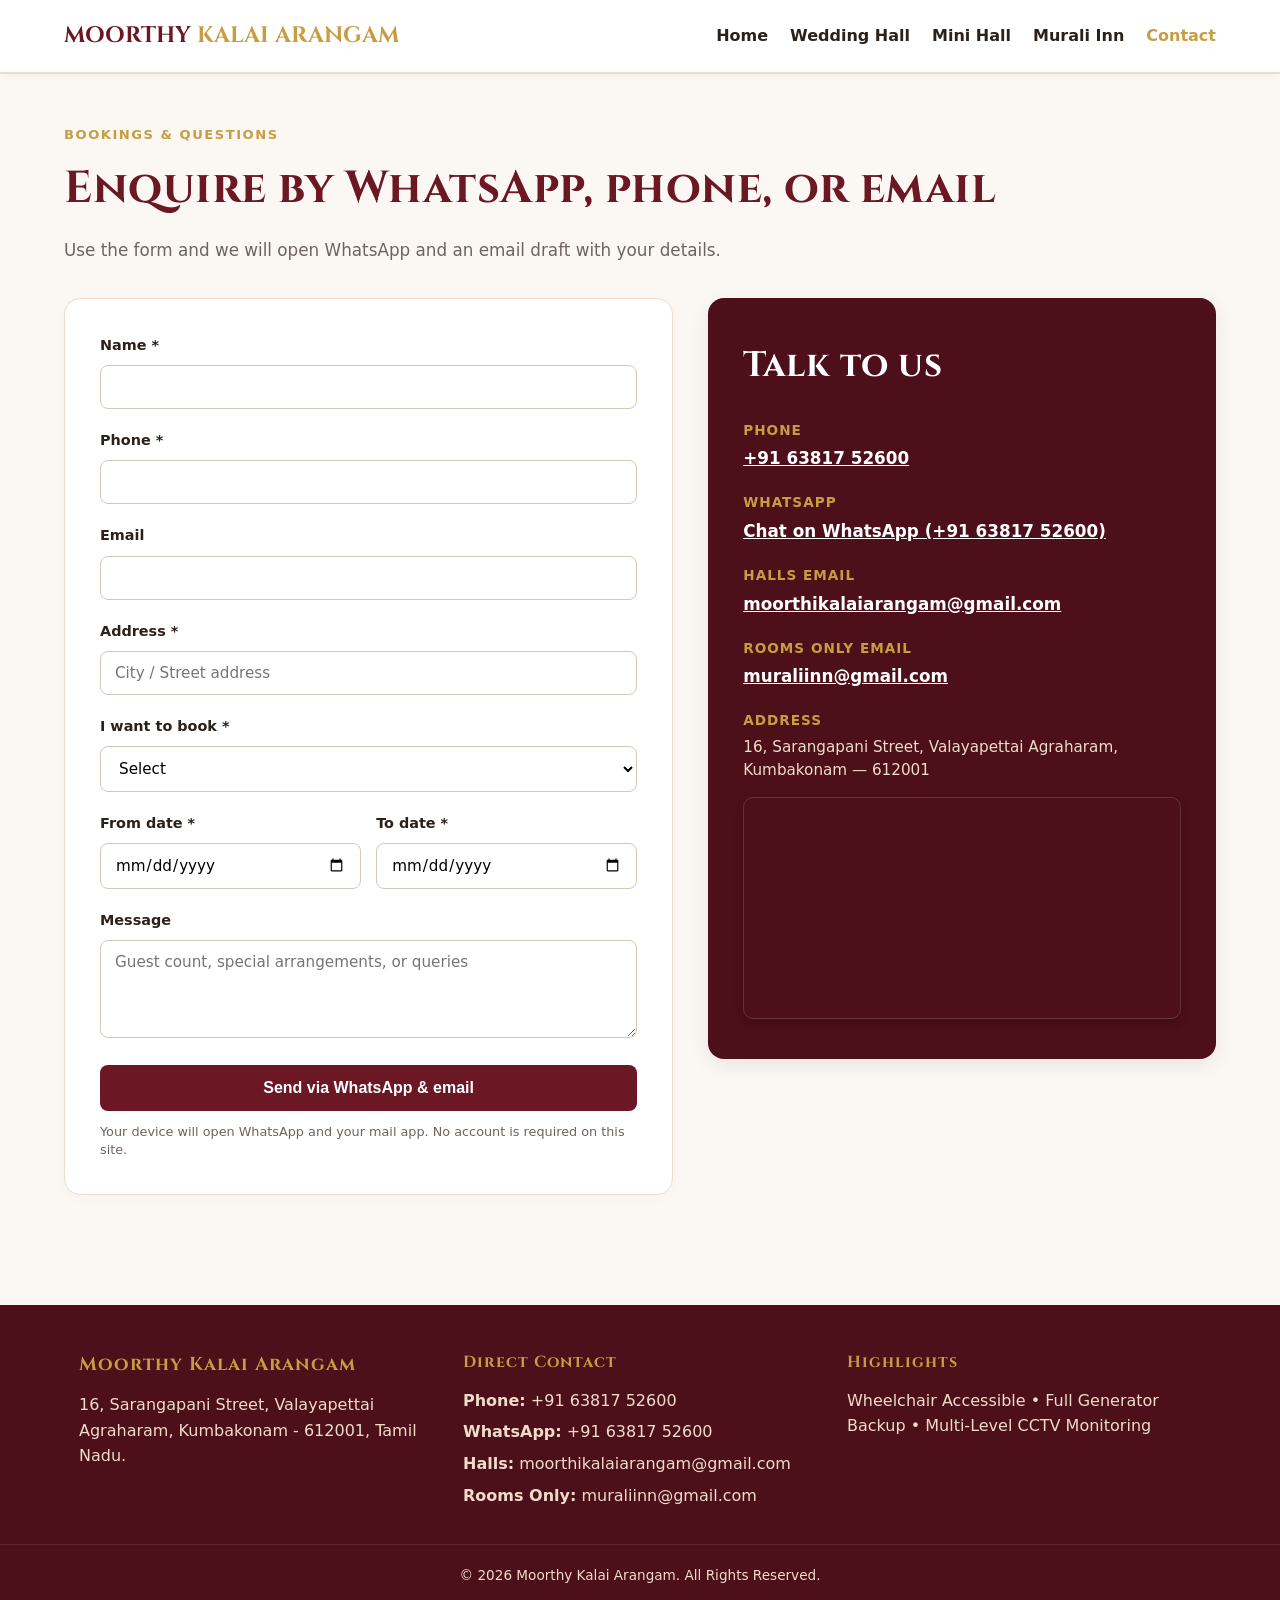
<file: contactold.html>
<!DOCTYPE html>
<html lang="en">
<head>
  <meta charset="UTF-8">
  <meta name="viewport" content="width=device-width, initial-scale=1.0">
  <title>Contact & Enquiries | Moorthy Kalai Arangam</title>
  <link rel="stylesheet" href="style.css">
  <link rel="preconnect" href="https://fonts.googleapis.com">
  <link rel="stylesheet" href="https://fonts.googleapis.com/css2?family=Cinzel:wght@600;700&display=swap">
</head>
<body>

  <!-- Sticky Header -->
  <header>
    <div class="container nav-bar">
      <div class="logo">MOORTHY <span>KALAI ARANGAM</span></div>
      <ul class="nav-links">
        <li><a href="index.html">Home</a></li>
        <li><a href="wedding-hall.html">Wedding Hall</a></li>
        <li><a href="mini-hall.html">Mini Hall</a></li>
        <li><a href="murali-inn.html">Murali Inn</a></li>
        <li><a href="contact.html" class="active">Contact</a></li>
      </ul>
    </div>
  </header>

  <section class="section container">
    <!-- Top Header -->
    <div class="contact-page-header">
      <span class="detail-eyebrow">BOOKINGS & QUESTIONS</span>
      <h1>Enquire by WhatsApp, phone, or email</h1>
      <p>Use the form and we will open WhatsApp and an email draft with your details.</p>
    </div>

    <!-- Main 2-Column Contact Container -->
    <div class="contact-split-wrapper">
      
      <!-- Left: Form Card -->
      <div class="contact-form-card">
        <form id="enquiryForm" onsubmit="handleCombinedDispatch(event)">
          <div class="form-group">
            <label for="name">Name *</label>
            <input type="text" id="name" required placeholder="">
          </div>

          <div class="form-group">
            <label for="phone">Phone *</label>
            <input type="tel" id="phone" required placeholder="">
          </div>

          <div class="form-group">
            <label for="email">Email</label>
            <input type="email" id="email" placeholder="">
          </div>

          <div class="form-group">
            <label for="address">Address *</label>
            <input type="text" id="address" required placeholder="City / Street address">
          </div>

          <div class="form-group">
            <label for="bookingChoice">I want to book *</label>
            <select id="bookingChoice" required onchange="toggleRoomOptions()">
              <option value="" disabled selected>Select</option>
              <option value="Wedding Hall">Wedding Hall</option>
              <option value="Mini Hall">Mini Hall</option>
              <option value="Rooms in Murali Inn">Rooms in Murali Inn</option>
            </select>
          </div>

          <!-- Dynamic Room Type Checkboxes (Only shown when 'Rooms in Murali Inn' is chosen) -->
          <div class="form-group room-types-box" id="roomOptionsBlock" style="display: none;">
            <label style="margin-bottom: 8px;">Select Room Type(s) Required:</label>
            <div class="checkbox-grid">
              <label class="check-item"><input type="checkbox" name="roomType" value="10 Bed Room"> 10 Bed</label>
              <label class="check-item"><input type="checkbox" name="roomType" value="8 Bed Room"> 8 Bed</label>
              <label class="check-item"><input type="checkbox" name="roomType" value="6 Bed Room"> 6 Bed</label>
              <label class="check-item"><input type="checkbox" name="roomType" value="3 Bed Room"> 3 Bed</label>
            </div>
          </div>

          <!-- Date Range: From Date & To Date -->
          <div class="date-row-group">
            <div class="form-group">
              <label for="fromDate">From date *</label>
              <input type="date" id="fromDate" required>
            </div>
            <div class="form-group">
              <label for="toDate">To date *</label>
              <input type="date" id="toDate" required>
            </div>
          </div>

          <div class="form-group">
            <label for="message">Message</label>
            <textarea id="message" rows="4" placeholder="Guest count, special arrangements, or queries"></textarea>
          </div>

          <button type="submit" class="btn btn-dark-full">Send via WhatsApp & email</button>
          <p class="form-disclaimer">Your device will open WhatsApp and your mail app. No account is required on this site.</p>
        </form>
      </div>

      <!-- Right: "Talk to us" Sidebar with Google Maps -->
      <div class="talk-to-us-card">
        <h2>Talk to us</h2>

        <div class="talk-block">
          <span class="talk-label">Phone</span>
          <a href="tel:+916381752600" class="talk-val link-gold">+91 63817 52600</a>
        </div>

        <div class="talk-block">
          <span class="talk-label">WhatsApp</span>
          <a href="https://wa.me/916381752600" target="_blank" class="talk-val link-gold">Chat on WhatsApp (+91 63817 52600)</a>
        </div>

        <div class="talk-block">
          <span class="talk-label">Halls Email</span>
          <a href="mailto:moorthikalaiarangam@gmail.com" class="talk-val link-gold">moorthikalaiarangam@gmail.com</a>
        </div>

        <div class="talk-block">
          <span class="talk-label">Rooms Only Email</span>
          <a href="mailto:muraliinn@gmail.com" class="talk-val link-gold">muraliinn@gmail.com</a>
        </div>

        <div class="talk-block" style="border-bottom: none; margin-bottom: 15px;">
          <span class="talk-label">Address</span>
          <p class="talk-val-plain">16, Sarangapani Street, Valayapettai Agraharam, Kumbakonam — 612001</p>
        </div>

        <!-- Embedded Google Map -->
        <div class="map-embed-box">
          <iframe 
            src="https://maps.google.com/maps?q=Moorthy+Kalai+Arangam+Kumbakonam&t=&z=15&ie=UTF8&iwloc=&output=embed" 
            width="100%" 
            height="220" 
            style="border:0; display: block;" 
            allowfullscreen="" 
            loading="lazy" 
            referrerpolicy="no-referrer-when-downgrade">
          </iframe>
        </div>
      </div>

    </div>
  </section>

  <!-- Footer -->
  <footer>
    <div class="container footer-grid">
      <div>
        <h3>Moorthy Kalai Arangam</h3>
        <p>16, Sarangapani Street, Valayapettai Agraharam, Kumbakonam - 612001, Tamil Nadu.</p>
      </div>
      <div>
        <h4>Direct Contact</h4>
        <p style="margin-bottom: 6px;"><strong>Phone:</strong> <a href="tel:+916381752600" style="color: inherit;">+91 63817 52600</a></p>
        <p style="margin-bottom: 6px;"><strong>WhatsApp:</strong> <a href="https://wa.me/916381752600" target="_blank" style="color: inherit;">+91 63817 52600</a></p>
        <p style="margin-bottom: 6px;"><strong>Halls:</strong> <a href="mailto:moorthikalaiarangam@gmail.com" style="color: inherit;">moorthikalaiarangam@gmail.com</a></p>
        <p style="margin-bottom: 6px;"><strong>Rooms Only:</strong> <a href="mailto:muraliinn@gmail.com" style="color: inherit;">muraliinn@gmail.com</a></p>
      </div>
      <div>
        <h4>Highlights</h4>
        <p>Wheelchair Accessible • Full Generator Backup • Multi-Level CCTV Monitoring</p>
      </div>
    </div>
    <div class="footer-bottom">
      &copy; 2026 Moorthy Kalai Arangam. All Rights Reserved.
    </div>
  </footer>

  <script>
    // Show/hide room options based on dropdown choice
    function toggleRoomOptions() {
      const choice = document.getElementById('bookingChoice').value;
      const roomBlock = document.getElementById('roomOptionsBlock');
      if (choice === 'Rooms in Murali Inn') {
        roomBlock.style.display = 'block';
      } else {
        roomBlock.style.display = 'none';
        // uncheck boxes if hidden
        document.querySelectorAll('input[name="roomType"]').forEach(cb => cb.checked = false);
      }
    }

    // Prefill dropdown and set date picker rules on load
    window.addEventListener('DOMContentLoaded', () => {
      // 1. Set minimum date to today (prevents booking past dates)
      const today = new Date().toISOString().split('T')[0];
      const fromInput = document.getElementById('fromDate');
      const toInput = document.getElementById('toDate');

      fromInput.min = today;

      // When fromDate changes, restrict toDate to be at least that day
      fromInput.addEventListener('change', () => {
        if (fromInput.value) {
          toInput.min = fromInput.value;
          if (toInput.value && toInput.value < fromInput.value) {
            toInput.value = fromInput.value;
          }
        }
      });

      // 2. Prefill dropdown from URL parameters
      const params = new URLSearchParams(window.location.search);
      const type = params.get('type');
      const select = document.getElementById('bookingChoice');
      if (type === 'wedding') select.value = 'Wedding Hall';
      if (type === 'mini') select.value = 'Mini Hall';
      if (type === 'rooms') select.value = 'Rooms in Murali Inn';
      toggleRoomOptions();
    });

    const WHATSAPP_NUMBER = "916381752600";
    const WHATSAPP_NUMBER1 = "91960005916";
    const EMAIL_MANDAPAM = "moorthikalaiarangam@gmail.com";
    // const EMAIL_ROOMS = "muraliinn@gmail.com";

const EMAIL_ROOMS ="anusha_venkataraman@yahoo.com"
    function handleCombinedDispatch(e) {
      e.preventDefault();

      const name = document.getElementById('name').value.trim();
      const phone = document.getElementById('phone').value.trim();
      const custEmail = document.getElementById('email').value.trim() || 'Not provided';
      const address = document.getElementById('address').value.trim();
      const choice = document.getElementById('bookingChoice').value;
      const fromDate = document.getElementById('fromDate').value;
      const toDate = document.getElementById('toDate').value;
      const message = document.getElementById('message').value.trim() || 'No additional notes';

      // --- DATE CHECKING VALIDATION ---
      if (!fromDate || !toDate) {
        alert("Please select both 'From date' and 'To date'.");
        return;
      }

      if (toDate < fromDate) {
        alert("Invalid Date: 'To date' cannot be earlier than 'From date'.");
        document.getElementById('toDate').focus();
        return;
      }

      // Gather room types if Murali Inn is chosen
      let selectedRooms = [];
      if (choice === 'Rooms in Murali Inn') {
        document.querySelectorAll('input[name="roomType"]:checked').forEach(cb => {
          selectedRooms.push(cb.value);
        });
      }
      const roomStr = selectedRooms.length > 0 ? selectedRooms.join(', ') : 'Not specified';

      // Determine target recipient email
      const targetEmail = (choice === "Rooms in Murali Inn") ? EMAIL_ROOMS : EMAIL_MANDAPAM;

      // Format WhatsApp Message
      let waText = `*New Booking Enquiry - Moorthy Kalai Arangam*\n\n` +
                   `*Name:* ${name}\n` +
                   `*Phone:* ${phone}\n` +
                   `*Email:* ${custEmail}\n` +
                   `*Address:* ${address}\n` +
                   `*Facility:* ${choice}\n`;
      
      if (choice === 'Rooms in Murali Inn') {
        waText += `*Room Types:* ${roomStr}\n`;
      }

      waText += `*Dates:* ${fromDate} to ${toDate}\n` +
                `*Message:* ${message}`;

      // Format Email Content
      const emailSubject = encodeURIComponent(`Booking Enquiry: ${choice} - ${name}`);
      let emailBodyText = `Name: ${name}\n` +
                          `Phone: ${phone}\n` +
                          `Customer Email: ${custEmail}\n` +
                          `Address: ${address}\n` +
                          `Selected Facility: ${choice}\n`;

      if (choice === 'Rooms in Murali Inn') {
        emailBodyText += `Requested Room Types: ${roomStr}\n`;
      }

      emailBodyText += `From Date: ${fromDate}\n` +
                       `To Date: ${toDate}\n\n` +
                       `Message / Requirements:\n${message}`;

      const emailBody = encodeURIComponent(emailBodyText);

      // Trigger WhatsApp
      window.open(`https://wa.me/${WHATSAPP_NUMBER}?text=${encodeURIComponent(waText)}`, '_blank');
      window.open(`https://wa.me/${WHATSAPP_NUMBER1}?text=${encodeURIComponent(waText)}`, '_blank');
      
      // Trigger default mail draft
      setTimeout(() => {
        window.location.href = `mailto:${targetEmail}?subject=${emailSubject}&body=${emailBody}`;
      }, 400);
    }
  </script>
</body>
</html>
</file>
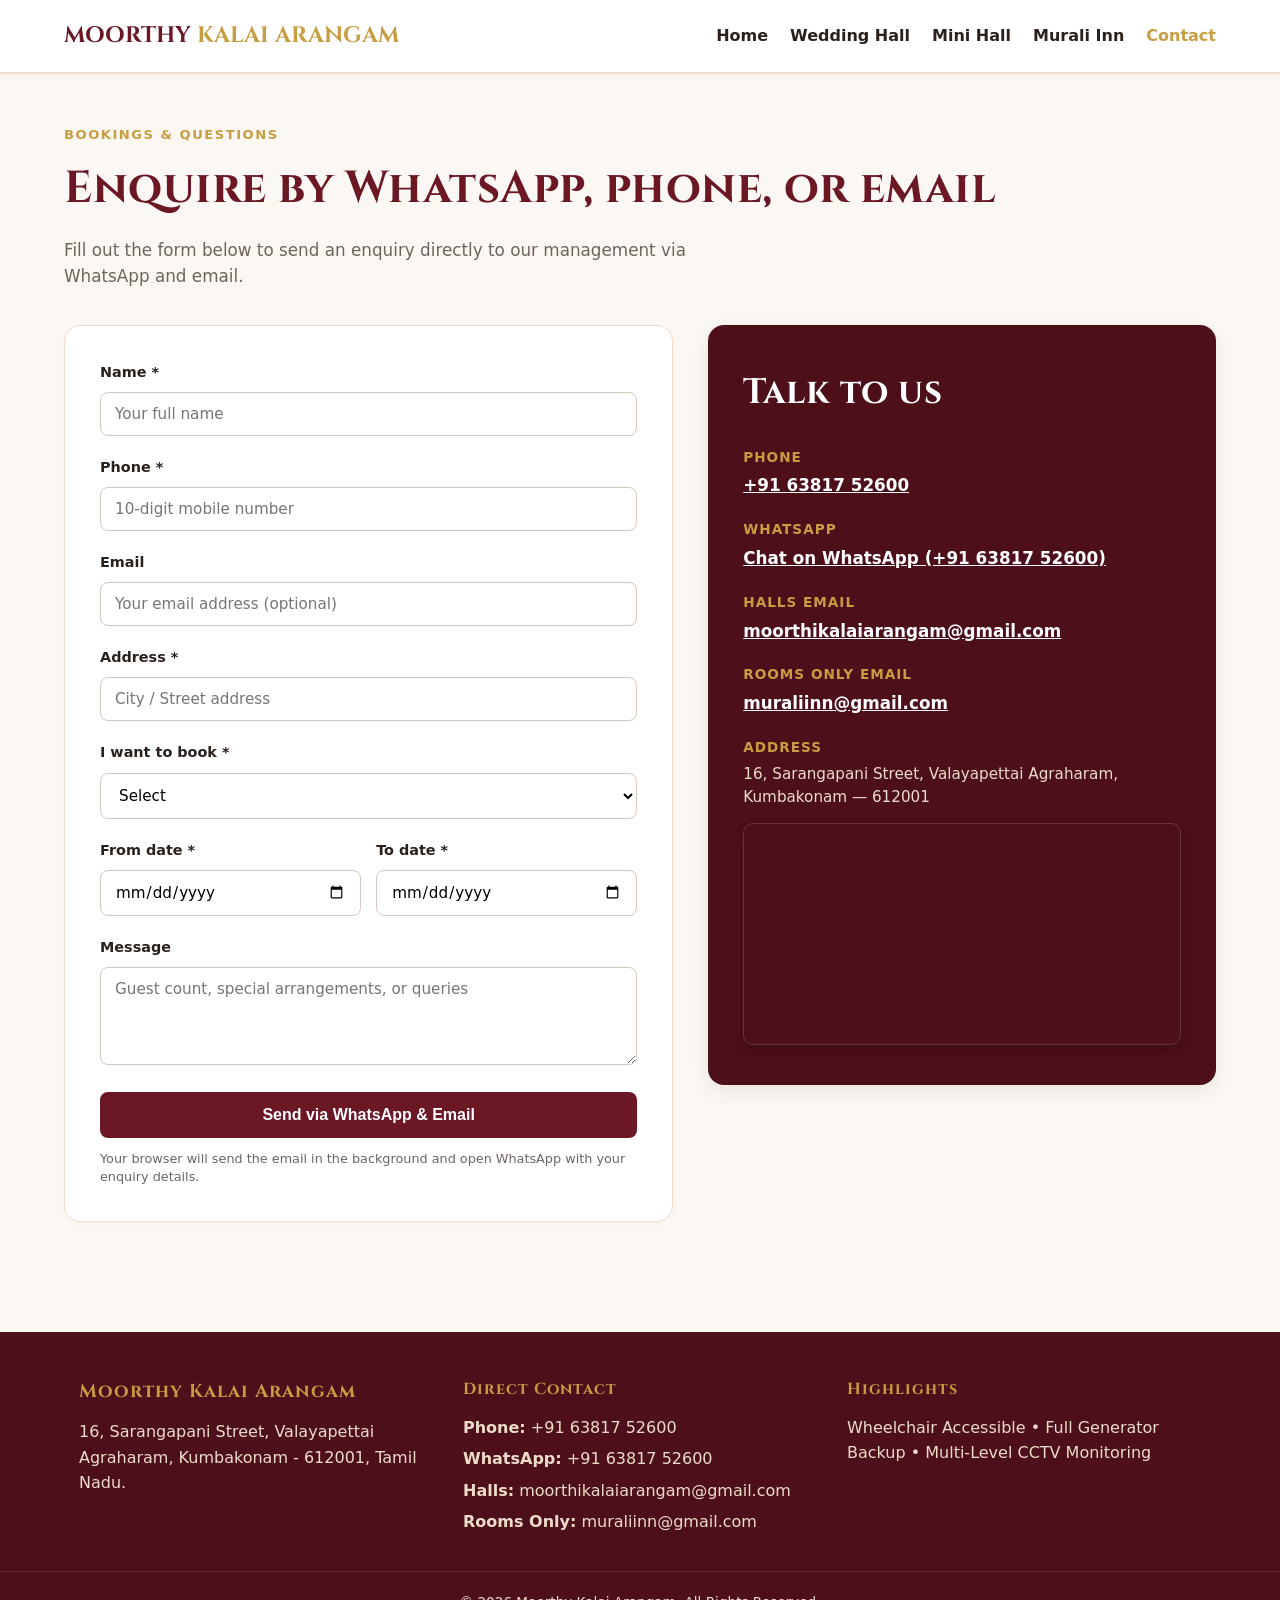
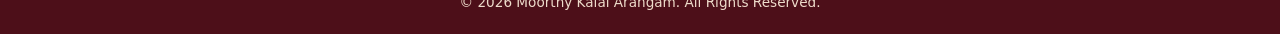
<file: contactworking.html>
<!DOCTYPE html>
<html lang="en">
<head>
  <meta charset="UTF-8">
  <meta name="viewport" content="width=device-width, initial-scale=1.0">
  <title>Contact & Enquiries | Moorthy Kalai Arangam</title>
  <link rel="stylesheet" href="style.css">
  <link rel="preconnect" href="https://fonts.googleapis.com">
  <link rel="stylesheet" href="https://fonts.googleapis.com/css2?family=Cinzel:wght@600;700&display=swap">
</head>
<body>

  <!-- Sticky Header -->
  <header>
    <div class="container nav-bar">
      <div class="logo">MOORTHY <span>KALAI ARANGAM</span></div>
      <ul class="nav-links">
        <li><a href="index.html">Home</a></li>
        <li><a href="wedding-hall.html">Wedding Hall</a></li>
        <li><a href="mini-hall.html">Mini Hall</a></li>
        <li><a href="murali-inn.html">Murali Inn</a></li>
        <li><a href="contact.html" class="active">Contact</a></li>
      </ul>
    </div>
  </header>

  <section class="section container">
    <!-- Top Header -->
    <div class="contact-page-header">
      <span class="detail-eyebrow">BOOKINGS & QUESTIONS</span>
      <h1>Enquire by WhatsApp, phone, or email</h1>
      <p>Fill out the form below to send an enquiry directly to our management via WhatsApp and email.</p>
    </div>

    <!-- Main 2-Column Contact Container -->
    <div class="contact-split-wrapper">
      
      <!-- Left: Form Card -->
      <div class="contact-form-card">
        <form id="enquiryForm" action="https://formsubmit.co/moorthikalaiarangam@gmail.com" method="POST" onsubmit="handleCombinedDispatch(event)">
          
          <!-- FormSubmit Configuration Hidden Fields -->
          <input type="hidden" name="_captcha" value="false">
          <input type="hidden" name="_template" value="table">
          <input type="hidden" id="emailSubjectField" name="_subject" value="New Booking Enquiry">
          <input type="hidden" id="emailCcField" name="_cc" value="muraliinn@gmail.com">

          <div class="form-group">
            <label for="name">Name *</label>
            <input type="text" id="name" name="Name" required placeholder="Your full name">
          </div>

          <div class="form-group">
            <label for="phone">Phone *</label>
            <input type="tel" id="phone" name="Phone" required placeholder="10-digit mobile number">
          </div>

          <div class="form-group">
            <label for="email">Email</label>
            <input type="email" id="email" name="Email" placeholder="Your email address (optional)">
          </div>

          <div class="form-group">
            <label for="address">Address *</label>
            <input type="text" id="address" name="Address" required placeholder="City / Street address">
          </div>

          <div class="form-group">
            <label for="bookingChoice">I want to book *</label>
            <select id="bookingChoice" name="Selected Facility" required onchange="toggleRoomOptions()">
              <option value="" disabled selected>Select</option>
              <option value="Wedding Hall">Wedding Hall</option>
              <option value="Mini Hall">Mini Hall</option>
              <option value="Rooms in Murali Inn">Rooms in Murali Inn</option>
            </select>
          </div>

          <!-- Dynamic Room Type Checkboxes -->
          <div class="form-group room-types-box" id="roomOptionsBlock" style="display: none;">
            <label style="margin-bottom: 8px;">Select Room Type(s) Required:</label>
            <div class="checkbox-grid">
              <label class="check-item"><input type="checkbox" name="Room Types" value="10 Bed Room"> 10 Bed</label>
              <label class="check-item"><input type="checkbox" name="Room Types" value="8 Bed Room"> 8 Bed</label>
              <label class="check-item"><input type="checkbox" name="Room Types" value="6 Bed Room"> 6 Bed</label>
              <label class="check-item"><input type="checkbox" name="Room Types" value="3 Bed Room"> 3 Bed</label>
            </div>
          </div>

          <!-- Date Range: From Date & To Date -->
          <div class="date-row-group">
            <div class="form-group">
              <label for="fromDate">From date *</label>
              <input type="date" id="fromDate" name="From Date" required>
            </div>
            <div class="form-group">
              <label for="toDate">To date *</label>
              <input type="date" id="toDate" name="To Date" required>
            </div>
          </div>

          <div class="form-group">
            <label for="message">Message</label>
            <textarea id="message" name="Message" rows="4" placeholder="Guest count, special arrangements, or queries"></textarea>
          </div>

          <button type="submit" id="submitBtn" class="btn btn-dark-full">Send via WhatsApp & Email</button>
          <p class="form-disclaimer">Your browser will send the email in the background and open WhatsApp with your enquiry details.</p>
        </form>
      </div>

      <!-- Right: "Talk to us" Sidebar with Google Maps -->
      <div class="talk-to-us-card">
        <h2>Talk to us</h2>

        <div class="talk-block">
          <span class="talk-label">Phone</span>
          <a href="tel:+916381752600" class="talk-val link-gold">+91 63817 52600</a>
        </div>

        <div class="talk-block">
          <span class="talk-label">WhatsApp</span>
          <a href="https://wa.me/916381752600" target="_blank" class="talk-val link-gold">Chat on WhatsApp (+91 63817 52600)</a>
        </div>

        <div class="talk-block">
          <span class="talk-label">Halls Email</span>
          <a href="mailto:moorthikalaiarangam@gmail.com" class="talk-val link-gold">moorthikalaiarangam@gmail.com</a>
        </div>

        <div class="talk-block">
          <span class="talk-label">Rooms Only Email</span>
          <a href="mailto:muraliinn@gmail.com" class="talk-val link-gold">muraliinn@gmail.com</a>
        </div>

        <div class="talk-block" style="border-bottom: none; margin-bottom: 15px;">
          <span class="talk-label">Address</span>
          <p class="talk-val-plain">16, Sarangapani Street, Valayapettai Agraharam, Kumbakonam — 612001</p>
        </div>

        <!-- Embedded Google Map -->
        <div class="map-embed-box">
          <iframe 
            src="https://maps.google.com/maps?q=Moorthy+Kalai+Arangam+Kumbakonam&t=&z=15&ie=UTF8&iwloc=&output=embed" 
            width="100%" 
            height="220" 
            style="border:0; display: block;" 
            allowfullscreen="" 
            loading="lazy" 
            referrerpolicy="no-referrer-when-downgrade">
          </iframe>
        </div>
      </div>

    </div>
  </section>

  <!-- Footer -->
  <footer>
    <div class="container footer-grid">
      <div>
        <h3>Moorthy Kalai Arangam</h3>
        <p>16, Sarangapani Street, Valayapettai Agraharam, Kumbakonam - 612001, Tamil Nadu.</p>
      </div>
      <div>
        <h4>Direct Contact</h4>
        <p style="margin-bottom: 6px;"><strong>Phone:</strong> <a href="tel:+916381752600" style="color: inherit;">+91 63817 52600</a></p>
        <p style="margin-bottom: 6px;"><strong>WhatsApp:</strong> <a href="https://wa.me/916381752600" target="_blank" style="color: inherit;">+91 63817 52600</a></p>
        <p style="margin-bottom: 6px;"><strong>Halls:</strong> <a href="mailto:moorthikalaiarangam@gmail.com" style="color: inherit;">moorthikalaiarangam@gmail.com</a></p>
        <p style="margin-bottom: 6px;"><strong>Rooms Only:</strong> <a href="mailto:muraliinn@gmail.com" style="color: inherit;">muraliinn@gmail.com</a></p>
      </div>
      <div>
        <h4>Highlights</h4>
        <p>Wheelchair Accessible • Full Generator Backup • Multi-Level CCTV Monitoring</p>
      </div>
    </div>
    <div class="footer-bottom">
      &copy; 2026 Moorthy Kalai Arangam. All Rights Reserved.
    </div>
  </footer>

  <script>
    const WHATSAPP_NUMBER = "916381752600";
    // const EMAIL_HALLS = "moorthykalaiarangam@gmail.com";
    // const EMAIL_ROOMS = "muraliinn@gmail.com";
const EMAIL_ROOMS ="anusha_venkataraman@yahoo.com";
const EMAIL_HALLS = "anusha_venkataraman@yahoo.com";
    // Show/hide room options based on dropdown choice
    function toggleRoomOptions() {
      const choice = document.getElementById('bookingChoice').value;
      const roomBlock = document.getElementById('roomOptionsBlock');
      if (choice === 'Rooms in Murali Inn') {
        roomBlock.style.display = 'block';
      } else {
        roomBlock.style.display = 'none';
        document.querySelectorAll('input[name="Room Types"]').forEach(cb => cb.checked = false);
      }
    }

    // Prefill dropdown and set date picker rules on load
    window.addEventListener('DOMContentLoaded', () => {
      const today = new Date().toISOString().split('T')[0];
      const fromInput = document.getElementById('fromDate');
      const toInput = document.getElementById('toDate');

      fromInput.min = today;

      fromInput.addEventListener('change', () => {
        if (fromInput.value) {
          toInput.min = fromInput.value;
          if (toInput.value && toInput.value < fromInput.value) {
            toInput.value = fromInput.value;
          }
        }
      });

      const params = new URLSearchParams(window.location.search);
      const type = params.get('type');
      const select = document.getElementById('bookingChoice');
      if (type === 'wedding') select.value = 'Wedding Hall';
      if (type === 'mini') select.value = 'Mini Hall';
      if (type === 'rooms') select.value = 'Rooms in Murali Inn';
      toggleRoomOptions();
    });

    function handleCombinedDispatch(e) {
      e.preventDefault();

      const name = document.getElementById('name').value.trim();
      const phone = document.getElementById('phone').value.trim();
      const custEmail = document.getElementById('email').value.trim() || 'Not provided';
      const address = document.getElementById('address').value.trim();
      const choice = document.getElementById('bookingChoice').value;
      const fromDate = document.getElementById('fromDate').value;
      const toDate = document.getElementById('toDate').value;
      const message = document.getElementById('message').value.trim() || 'No additional notes';

      // Date validation
      if (!fromDate || !toDate) {
        alert("Please select both 'From date' and 'To date'.");
        return;
      }

      if (toDate < fromDate) {
        alert("Invalid Date: 'To date' cannot be earlier than 'From date'.");
        document.getElementById('toDate').focus();
        return;
      }

      // Gather room types if Murali Inn is chosen
      let selectedRooms = [];
      if (choice === 'Rooms in Murali Inn') {
        document.querySelectorAll('input[name="Room Types"]:checked').forEach(cb => {
          selectedRooms.push(cb.value);
        });
      }
      const roomStr = selectedRooms.length > 0 ? selectedRooms.join(', ') : 'Not specified';

      // Dynamic recipient routing
      const isRoomsOnly = (choice === 'Rooms in Murali Inn');
      const targetEmail = isRoomsOnly ? EMAIL_ROOMS : EMAIL_HALLS;
      const secondaryEmail = isRoomsOnly ? EMAIL_HALLS : EMAIL_ROOMS;

      const formElement = document.getElementById('enquiryForm');
      formElement.action = `https://formsubmit.co/${targetEmail}`;
      document.getElementById('emailCcField').value = secondaryEmail;
      document.getElementById('emailSubjectField').value = `Booking Enquiry: ${choice} - ${name}`;

      // Format WhatsApp Message
      let waText = `*New Booking Enquiry - Moorthy Kalai Arangam*\n\n` +
                   `*Name:* ${name}\n` +
                   `*Phone:* ${phone}\n` +
                   `*Email:* ${custEmail}\n` +
                   `*Address:* ${address}\n` +
                   `*Facility:* ${choice}\n`;
      
      if (choice === 'Rooms in Murali Inn') {
        waText += `*Room Types:* ${roomStr}\n`;
      }

      waText += `*Dates:* ${fromDate} to ${toDate}\n` +
                `*Message:* ${message}`;

      // Open WhatsApp
      window.open(`https://wa.me/${WHATSAPP_NUMBER}?text=${encodeURIComponent(waText)}`, '_blank');

      // Send Email in Background via FormSubmit
      const submitBtn = document.getElementById('submitBtn');
      submitBtn.textContent = 'Submitting...';
      submitBtn.disabled = true;

      fetch(formElement.action, {
        method: "POST",
        body: new FormData(formElement),
        headers: {
          'Accept': 'application/json'
        }
      })
      .then(response => {
        submitBtn.textContent = 'Enquiry Sent Successfully';
        formElement.reset();
        toggleRoomOptions();
        setTimeout(() => {
          submitBtn.textContent = 'Send via WhatsApp & Email';
          submitBtn.disabled = false;
        }, 4000);
      })
      .catch(error => {
        submitBtn.textContent = 'Send via WhatsApp & Email';
        submitBtn.disabled = false;
      });
    }
  </script>
</body>
</html>
</file>
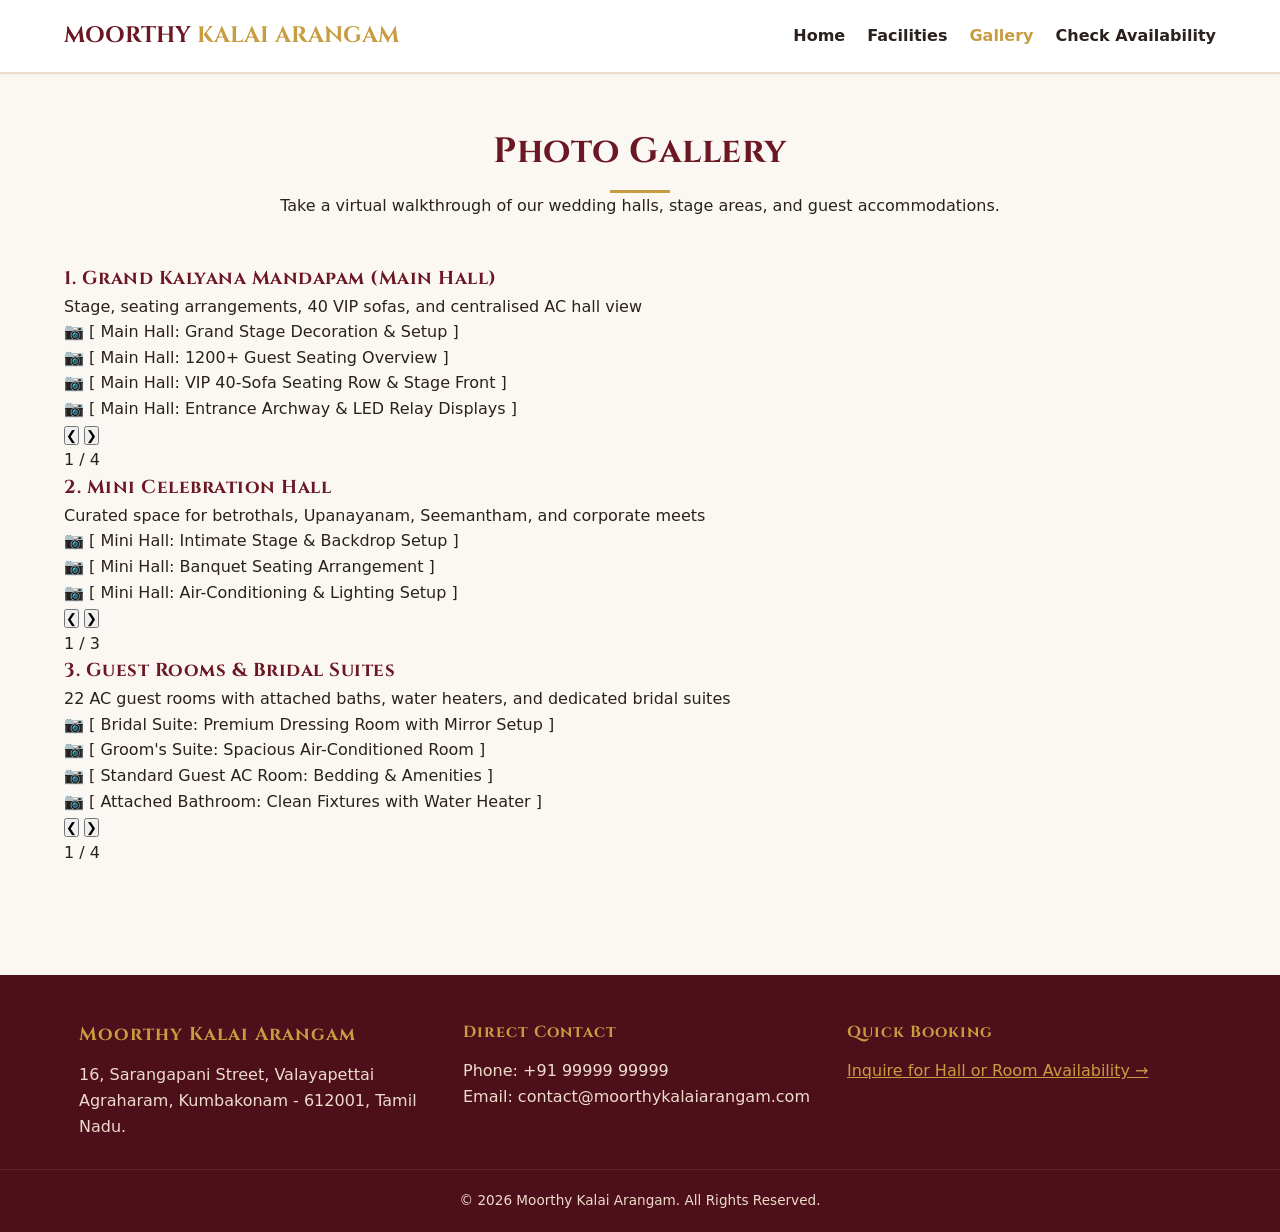
<file: gallery.html>
<!DOCTYPE html>
<html lang="en">
<head>
  <meta charset="UTF-8">
  <meta name="viewport" content="width=device-width, initial-scale=1.0">
  <title>Photo Gallery | Moorthy Kalai Arangam</title>
  <link rel="stylesheet" href="style.css">
  <link rel="preconnect" href="https://fonts.googleapis.com">
  <link rel="stylesheet" href="https://fonts.googleapis.com/css2?family=Cinzel:wght@600;700&display=swap">
</head>
<body>

  <header>
    <div class="container nav-bar">
      <div class="logo">MOORTHY <span>KALAI ARANGAM</span></div>
      <ul class="nav-links">
        <li><a href="index.html">Home</a></li>
        <li><a href="amenities.html">Facilities</a></li>
        <li><a href="gallery.html" class="active">Gallery</a></li>
        <li><a href="contact.html">Check Availability</a></li>
      </ul>
    </div>
  </header>

  <section class="section container">
    <div class="section-title">
      <h2>Photo Gallery</h2>
      <p>Take a virtual walkthrough of our wedding halls, stage areas, and guest accommodations.</p>
    </div>

    <!-- Carousel 1: Grand Kalyana Mandapam -->
    <div class="gallery-block">
      <div class="gallery-header">
        <h3>1. Grand Kalyana Mandapam (Main Hall)</h3>
        <p>Stage, seating arrangements, 40 VIP sofas, and centralised AC hall view</p>
      </div>
      <div class="carousel-container" id="carousel-main">
        <div class="carousel-track">
          <div class="carousel-slide active">
            <div class="gallery-placeholder">
              <span class="placeholder-icon">📷</span>
              <span class="placeholder-text">[ Main Hall: Grand Stage Decoration & Setup ]</span>
            </div>
          </div>
          <div class="carousel-slide">
            <div class="gallery-placeholder">
              <span class="placeholder-icon">📷</span>
              <span class="placeholder-text">[ Main Hall: 1200+ Guest Seating Overview ]</span>
            </div>
          </div>
          <div class="carousel-slide">
            <div class="gallery-placeholder">
              <span class="placeholder-icon">📷</span>
              <span class="placeholder-text">[ Main Hall: VIP 40-Sofa Seating Row & Stage Front ]</span>
            </div>
          </div>
          <div class="carousel-slide">
            <div class="gallery-placeholder">
              <span class="placeholder-icon">📷</span>
              <span class="placeholder-text">[ Main Hall: Entrance Archway & LED Relay Displays ]</span>
            </div>
          </div>
        </div>
        <button class="carousel-btn prev" onclick="moveSlide('carousel-main', -1)">&#10094;</button>
        <button class="carousel-btn next" onclick="moveSlide('carousel-main', 1)">&#10095;</button>
        <div class="carousel-counter"><span class="current">1</span> / <span class="total">4</span></div>
      </div>
    </div>

    <!-- Carousel 2: Mini Celebration Hall -->
    <div class="gallery-block">
      <div class="gallery-header">
        <h3>2. Mini Celebration Hall</h3>
        <p>Curated space for betrothals, Upanayanam, Seemantham, and corporate meets</p>
      </div>
      <div class="carousel-container" id="carousel-mini">
        <div class="carousel-track">
          <div class="carousel-slide active">
            <div class="gallery-placeholder">
              <span class="placeholder-icon">📷</span>
              <span class="placeholder-text">[ Mini Hall: Intimate Stage & Backdrop Setup ]</span>
            </div>
          </div>
          <div class="carousel-slide">
            <div class="gallery-placeholder">
              <span class="placeholder-icon">📷</span>
              <span class="placeholder-text">[ Mini Hall: Banquet Seating Arrangement ]</span>
            </div>
          </div>
          <div class="carousel-slide">
            <div class="gallery-placeholder">
              <span class="placeholder-icon">📷</span>
              <span class="placeholder-text">[ Mini Hall: Air-Conditioning & Lighting Setup ]</span>
            </div>
          </div>
        </div>
        <button class="carousel-btn prev" onclick="moveSlide('carousel-mini', -1)">&#10094;</button>
        <button class="carousel-btn next" onclick="moveSlide('carousel-mini', 1)">&#10095;</button>
        <div class="carousel-counter"><span class="current">1</span> / <span class="total">3</span></div>
      </div>
    </div>

    <!-- Carousel 3: Rooms & Accommodation -->
    <div class="gallery-block">
      <div class="gallery-header">
        <h3>3. Guest Rooms & Bridal Suites</h3>
        <p>22 AC guest rooms with attached baths, water heaters, and dedicated bridal suites</p>
      </div>
      <div class="carousel-container" id="carousel-rooms">
        <div class="carousel-track">
          <div class="carousel-slide active">
            <div class="gallery-placeholder">
              <span class="placeholder-icon">📷</span>
              <span class="placeholder-text">[ Bridal Suite: Premium Dressing Room with Mirror Setup ]</span>
            </div>
          </div>
          <div class="carousel-slide">
            <div class="gallery-placeholder">
              <span class="placeholder-icon">📷</span>
              <span class="placeholder-text">[ Groom's Suite: Spacious Air-Conditioned Room ]</span>
            </div>
          </div>
          <div class="carousel-slide">
            <div class="gallery-placeholder">
              <span class="placeholder-icon">📷</span>
              <span class="placeholder-text">[ Standard Guest AC Room: Bedding & Amenities ]</span>
            </div>
          </div>
          <div class="carousel-slide">
            <div class="gallery-placeholder">
              <span class="placeholder-icon">📷</span>
              <span class="placeholder-text">[ Attached Bathroom: Clean Fixtures with Water Heater ]</span>
            </div>
          </div>
        </div>
        <button class="carousel-btn prev" onclick="moveSlide('carousel-rooms', -1)">&#10094;</button>
        <button class="carousel-btn next" onclick="moveSlide('carousel-rooms', 1)">&#10095;</button>
        <div class="carousel-counter"><span class="current">1</span> / <span class="total">4</span></div>
      </div>
    </div>

  </section>

  <footer>
    <div class="container footer-grid">
      <div>
        <h3>Moorthy Kalai Arangam</h3>
        <p>16, Sarangapani Street, Valayapettai Agraharam, Kumbakonam - 612001, Tamil Nadu.</p>
      </div>
      <div>
        <h4>Direct Contact</h4>
        <p>Phone: +91 99999 99999</p>
        <p>Email: contact@moorthykalaiarangam.com</p>
      </div>
      <div>
        <h4>Quick Booking</h4>
        <p><a href="contact.html" style="color: var(--accent); text-decoration: underline;">Inquire for Hall or Room Availability &rarr;</a></p>
      </div>
    </div>
    <div class="footer-bottom">
      &copy; 2026 Moorthy Kalai Arangam. All Rights Reserved.
    </div>
  </footer>

  <script>
    function moveSlide(carouselId, direction) {
      const carousel = document.getElementById(carouselId);
      const slides = carousel.querySelectorAll('.carousel-slide');
      const counterCurrent = carousel.querySelector('.carousel-counter .current');
      
      let currentIndex = 0;
      slides.forEach((slide, idx) => {
        if (slide.classList.contains('active')) {
          currentIndex = idx;
        }
      });

      slides[currentIndex].classList.remove('active');
      let nextIndex = (currentIndex + direction + slides.length) % slides.length;
      slides[nextIndex].classList.add('active');
      
      if (counterCurrent) {
        counterCurrent.textContent = nextIndex + 1;
      }
    }
  </script>

</body>
</html>
</file>
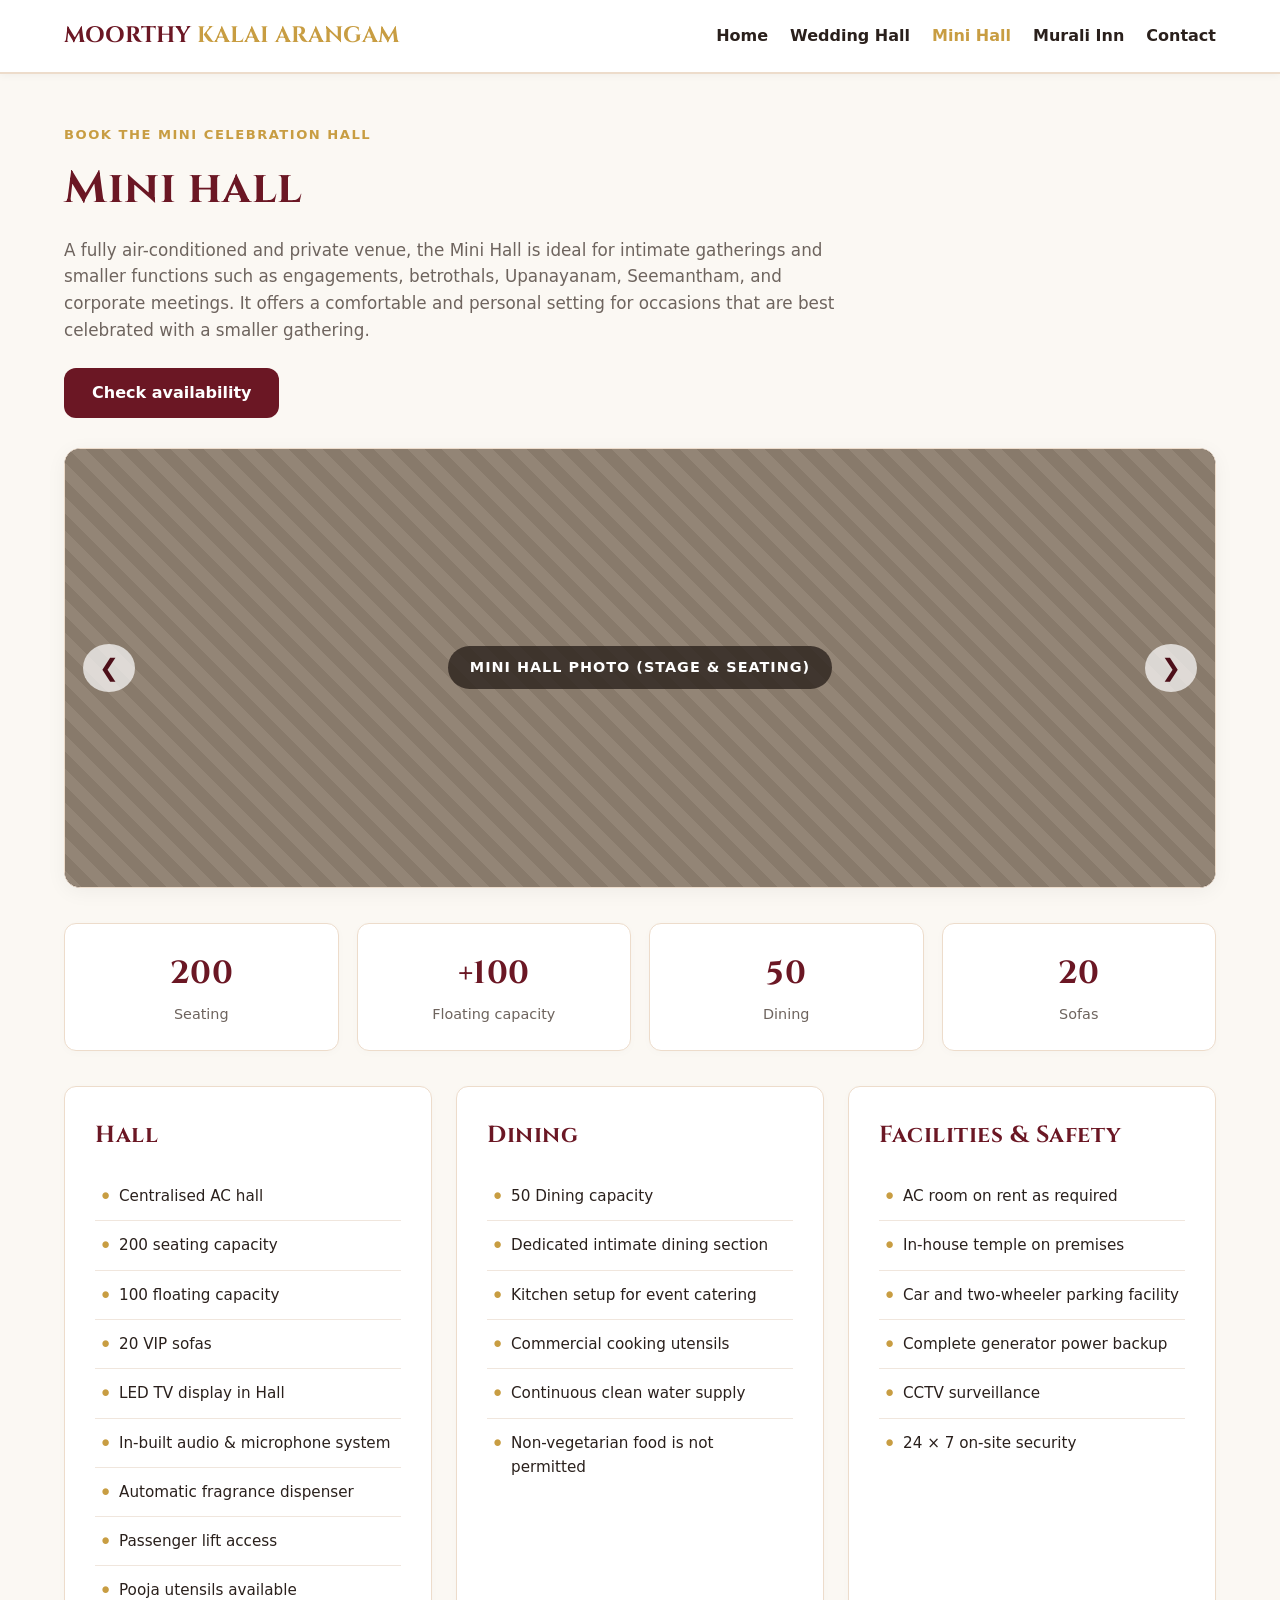
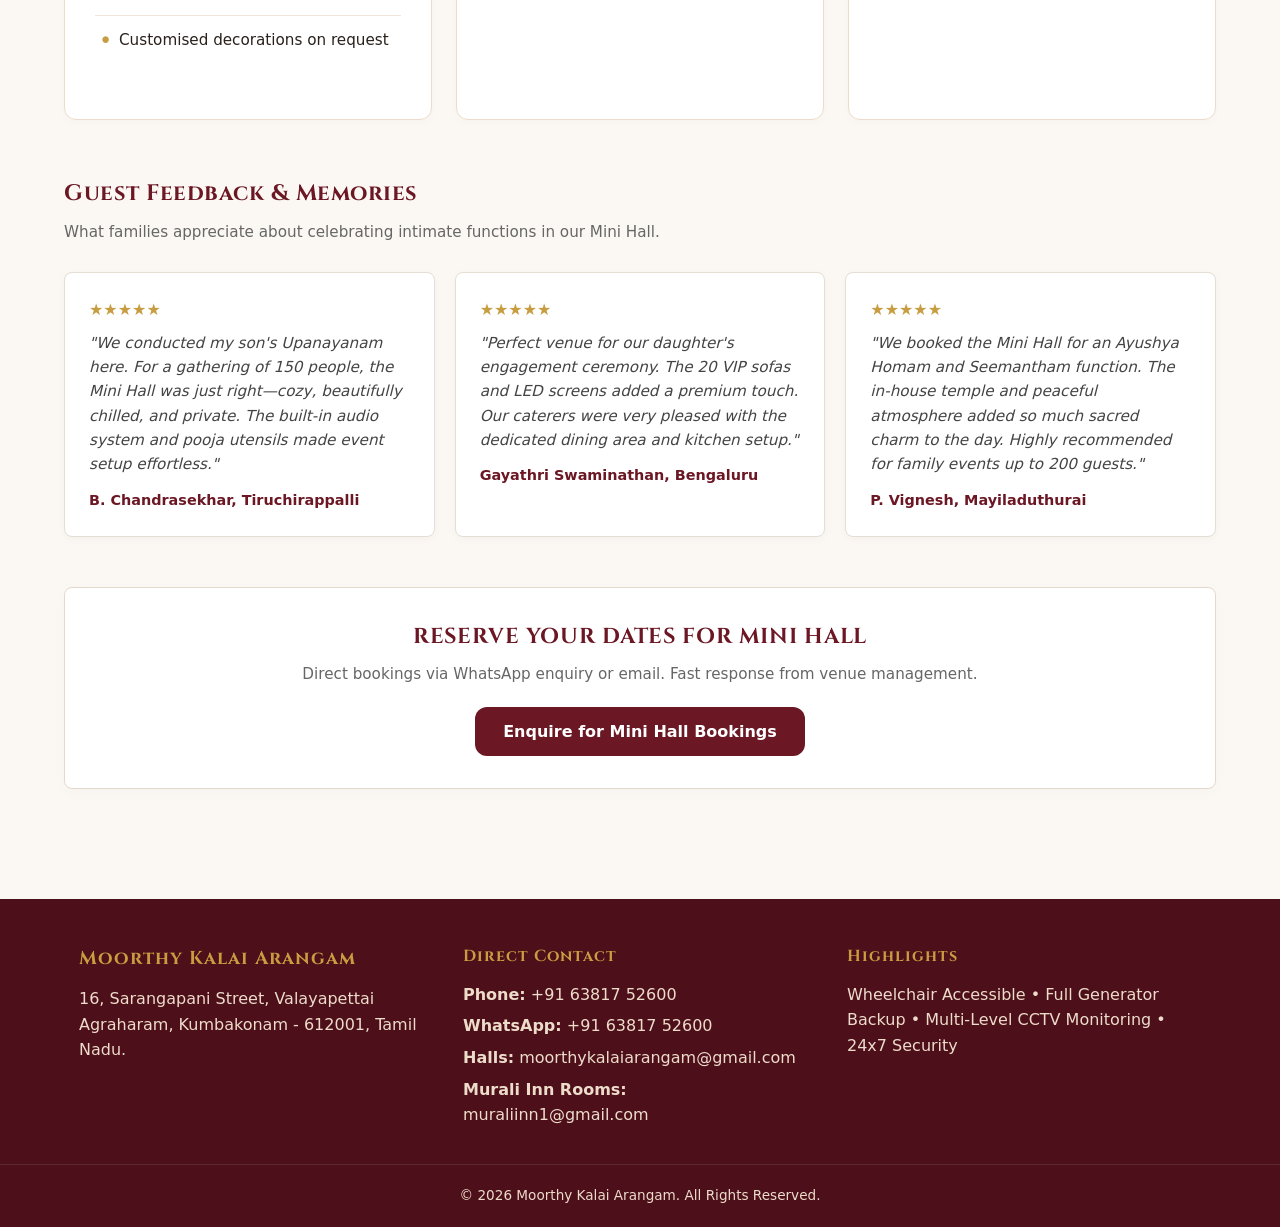
<file: mini-hall.html>
<!DOCTYPE html>
<html lang="en">
<head>
  <meta charset="UTF-8">
  <meta name="viewport" content="width=device-width, initial-scale=1.0">
  <title>Mini Hall | Moorthy Kalai Arangam</title>
  <link rel="stylesheet" href="style.css">
  <link rel="preconnect" href="https://fonts.googleapis.com">
  <link rel="stylesheet" href="https://fonts.googleapis.com/css2?family=Cinzel:wght@600;700&display=swap">
</head>
<body>

  <!-- Navigation -->
  <header>
    <div class="container nav-bar">
      <div class="logo">MOORTHY <span>KALAI ARANGAM</span></div>
      <ul class="nav-links">
        <li><a href="index.html">Home</a></li>
        <li><a href="wedding-hall.html">Wedding Hall</a></li>
        <li><a href="mini-hall.html" class="active">Mini Hall</a></li>
        <li><a href="murali-inn.html">Murali Inn</a></li>
        <li><a href="contact.html">Contact</a></li>
      </ul>
    </div>
  </header>

  <section class="section container">
    <!-- Header Block -->
    <div class="detail-header">
      <span class="detail-eyebrow">BOOK THE MINI CELEBRATION HALL</span>
      <h1>Mini hall</h1>
      <p style="margin-bottom: 24px;">
        A fully air-conditioned and private venue, the Mini Hall is ideal for intimate gatherings and smaller functions such as engagements, betrothals, Upanayanam, Seemantham, and corporate meetings. It offers a comfortable and personal setting for occasions that are best celebrated with a smaller gathering.
      </p>
      <a href="contact.html?type=mini" class="btn btn-dark">Check availability</a>
    </div>

    <!-- Interactive Carousel Banner -->
    <div class="carousel-banner" id="mini-carousel">
      <div class="carousel-slide active">
        <div class="carousel-banner-placeholder">
          <span class="carousel-badge-label">MINI HALL PHOTO (STAGE &amp; SEATING)</span>
        </div>
      </div>
      <div class="carousel-slide">
        <div class="carousel-banner-placeholder">
          <span class="carousel-badge-label">MINI HALL PHOTO (LIGHTING &amp; AMBIENCE)</span>
        </div>
      </div>
      <div class="carousel-slide">
        <div class="carousel-banner-placeholder">
          <span class="carousel-badge-label">MINI HALL PHOTO (OVERVIEW)</span>
        </div>
      </div>
      <button type="button" class="banner-nav-btn prev" onclick="cycleSlide('mini-carousel', -1)">&#10094;</button>
      <button type="button" class="banner-nav-btn next" onclick="cycleSlide('mini-carousel', 1)">&#10095;</button>
    </div>

    <!-- 4-Box Key Metrics Row -->
    <div class="metric-row">
      <div class="metric-card">
        <h3>200</h3>
        <p>Seating</p>
      </div>
      <div class="metric-card">
        <h3>+100</h3>
        <p>Floating capacity</p>
      </div>
      <div class="metric-card">
        <h3>50</h3>
        <p>Dining</p>
      </div>
      <div class="metric-card">
        <h3>20</h3>
        <p>Sofas</p>
      </div>
    </div>

    <!-- 2 Facilities Categories -->
   <!-- 3 Facilities Categories -->
    <div style="display: grid; grid-template-columns: repeat(auto-fit, minmax(280px, 1fr)); gap: 24px; margin-top: 32px;">
      
      <!-- 1. Hall -->
      <div class="spec-card">
        <h3>Hall</h3>
        <ul class="spec-list">
          <li>Centralised AC hall</li>
          <li>200 seating capacity</li>
          <li>100 floating capacity</li>
          <li>20 VIP sofas</li>
          <li>LED TV display in Hall</li>
          <li>In-built audio &amp; microphone system</li>
          <li>Automatic fragrance dispenser</li>
          <li>Passenger lift access</li>
          <li>Pooja utensils available</li>
          <li>Customised decorations on request</li>
        </ul>
      </div>

      <!-- 2. Dining -->
      <div class="spec-card">
        <h3>Dining</h3>
        <ul class="spec-list">
          <li>50 Dining capacity</li>
          <li>Dedicated intimate dining section</li>
          <li>Kitchen setup for event catering</li>
          <li>Commercial cooking utensils</li>
          <li>Continuous clean water supply</li>
          <li>Non-vegetarian food is not permitted</li>
        </ul>
      </div>

      <!-- 3. On-Site Facilities & Safety -->
      <div class="spec-card">
        <h3>Facilities &amp; Safety</h3>
        <ul class="spec-list">
          <li>AC room on rent as required</li>
          <li>In-house temple on premises</li>
          <li>Car and two-wheeler parking facility</li>
          <li>Complete generator power backup</li>
          <li>CCTV surveillance</li>
          <li>24 &times; 7 on-site security</li>
        </ul>
      </div>

    </div>

    <!-- Mini Hall Reviews -->
    <div style="margin-top: 56px;">
      <h2 style="font-family: 'Cinzel', serif; color: #6b1724; font-size: 1.4rem; margin-bottom: 8px;">Guest Feedback &amp; Memories</h2>
      <p style="color: #666; font-size: 0.95rem;">What families appreciate about celebrating intimate functions in our Mini Hall.</p>

      <div class="review-grid" style="display: grid; grid-template-columns: repeat(auto-fit, minmax(280px, 1fr)); gap: 20px; margin-top: 28px;">
        <!-- Review 1 -->
        <div class="review-card" style="background: #fff; border: 1px solid #e5ded4; border-radius: 8px; padding: 24px; box-shadow: 0 2px 8px rgba(0,0,0,0.03);">
          <div class="review-stars" style="color: #c89d42; margin-bottom: 8px; font-size: 1rem;">&#9733;&#9733;&#9733;&#9733;&#9733;</div>
          <p style="font-style: italic; color: #444; line-height: 1.6; margin-bottom: 12px; font-size: 0.95rem;">
            "We conducted my son's Upanayanam here. For a gathering of 150 people, the Mini Hall was just right—cozy, beautifully chilled, and private. The built-in audio system and pooja utensils made event setup effortless."
          </p>
          <div class="review-author" style="font-weight: 700; color: #6b1724; font-size: 0.9rem;">B. Chandrasekhar, Tiruchirappalli</div>
        </div>

        <!-- Review 2 -->
        <div class="review-card" style="background: #fff; border: 1px solid #e5ded4; border-radius: 8px; padding: 24px; box-shadow: 0 2px 8px rgba(0,0,0,0.03);">
          <div class="review-stars" style="color: #c89d42; margin-bottom: 8px; font-size: 1rem;">&#9733;&#9733;&#9733;&#9733;&#9733;</div>
          <p style="font-style: italic; color: #444; line-height: 1.6; margin-bottom: 12px; font-size: 0.95rem;">
            "Perfect venue for our daughter's engagement ceremony. The 20 VIP sofas and LED screens added a premium touch. Our caterers were very pleased with the dedicated dining area and kitchen setup."
          </p>
          <div class="review-author" style="font-weight: 700; color: #6b1724; font-size: 0.9rem;">Gayathri Swaminathan, Bengaluru</div>
        </div>

        <!-- Review 3 -->
        <div class="review-card" style="background: #fff; border: 1px solid #e5ded4; border-radius: 8px; padding: 24px; box-shadow: 0 2px 8px rgba(0,0,0,0.03);">
          <div class="review-stars" style="color: #c89d42; margin-bottom: 8px; font-size: 1rem;">&#9733;&#9733;&#9733;&#9733;&#9733;</div>
          <p style="font-style: italic; color: #444; line-height: 1.6; margin-bottom: 12px; font-size: 0.95rem;">
            "We booked the Mini Hall for an Ayushya Homam and Seemantham function. The in-house temple and peaceful atmosphere added so much sacred charm to the day. Highly recommended for family events up to 200 guests."
          </p>
          <div class="review-author" style="font-weight: 700; color: #6b1724; font-size: 0.9rem;">P. Vignesh, Mayiladuthurai</div>
        </div>
      </div>
    </div>

    <!-- Bottom Action CTA -->
    <div style="text-align: center; margin-top: 50px; padding: 32px; background: #fff; border: 1px solid #e2d9cc; border-radius: 8px; box-shadow: 0 4px 16px rgba(0,0,0,0.02);">
      <h3 style="font-family: 'Cinzel', serif; color: #6b1724; font-size: 1.35rem; margin-bottom: 8px; letter-spacing: 0.04em;">RESERVE YOUR DATES FOR MINI HALL</h3>
      <p style="color: #666; font-size: 0.95rem; margin-bottom: 20px;">Direct bookings via WhatsApp enquiry or email. Fast response from venue management.</p>
      <a href="contact.html?type=mini" class="btn btn-dark">Enquire for Mini Hall Bookings</a>
    </div>

  </section>

  <!-- Footer -->
  <footer>
    <div class="container footer-grid">
      <div>
        <h3>Moorthy Kalai Arangam</h3>
        <p>16, Sarangapani Street, Valayapettai Agraharam, Kumbakonam - 612001, Tamil Nadu.</p>
      </div>
      <div>
        <h4>Direct Contact</h4>
        <p style="margin-bottom: 6px;">
          <strong>Phone:</strong> <a href="tel:+91 63817 52600" style="color: inherit;">+91 63817 52600</a>
        </p>
        <p style="margin-bottom: 6px;">
          <strong>WhatsApp:</strong> <a href="https://wa.me/916381752600" target="_blank" style="color: inherit;">+91 63817 52600</a>
        </p>
        <p style="margin-bottom: 6px;">
          <strong>Halls:</strong> <a href="mailto:moorthykalaiarangam@gmail.com" style="color: inherit;">moorthykalaiarangam@gmail.com</a>
        </p>
        <p style="margin-bottom: 6px;">
          <strong>Murali Inn Rooms:</strong> <a href="mailto:muraliinn1@gmail.com" style="color: inherit;">muraliinn1@gmail.com</a>
        </p>
      </div>
      <div>
        <h4>Highlights</h4>
        <p>Wheelchair Accessible • Full Generator Backup • Multi-Level CCTV Monitoring • 24x7 Security</p>
      </div>
    </div>
    <div class="footer-bottom">
      &copy; 2026 Moorthy Kalai Arangam. All Rights Reserved.
    </div>
  </footer>

  <!-- Carousel Script -->
  <script>
    function cycleSlide(id, step) {
      const container = document.getElementById(id);
      const slides = container.querySelectorAll('.carousel-slide');
      let activeIndex = 0;
      slides.forEach((slide, i) => {
        if (slide.classList.contains('active')) activeIndex = i;
      });
      slides[activeIndex].classList.remove('active');
      const nextIndex = (activeIndex + step + slides.length) % slides.length;
      slides[nextIndex].classList.add('active');
    }
  </script>

</body>
</html>
</file>
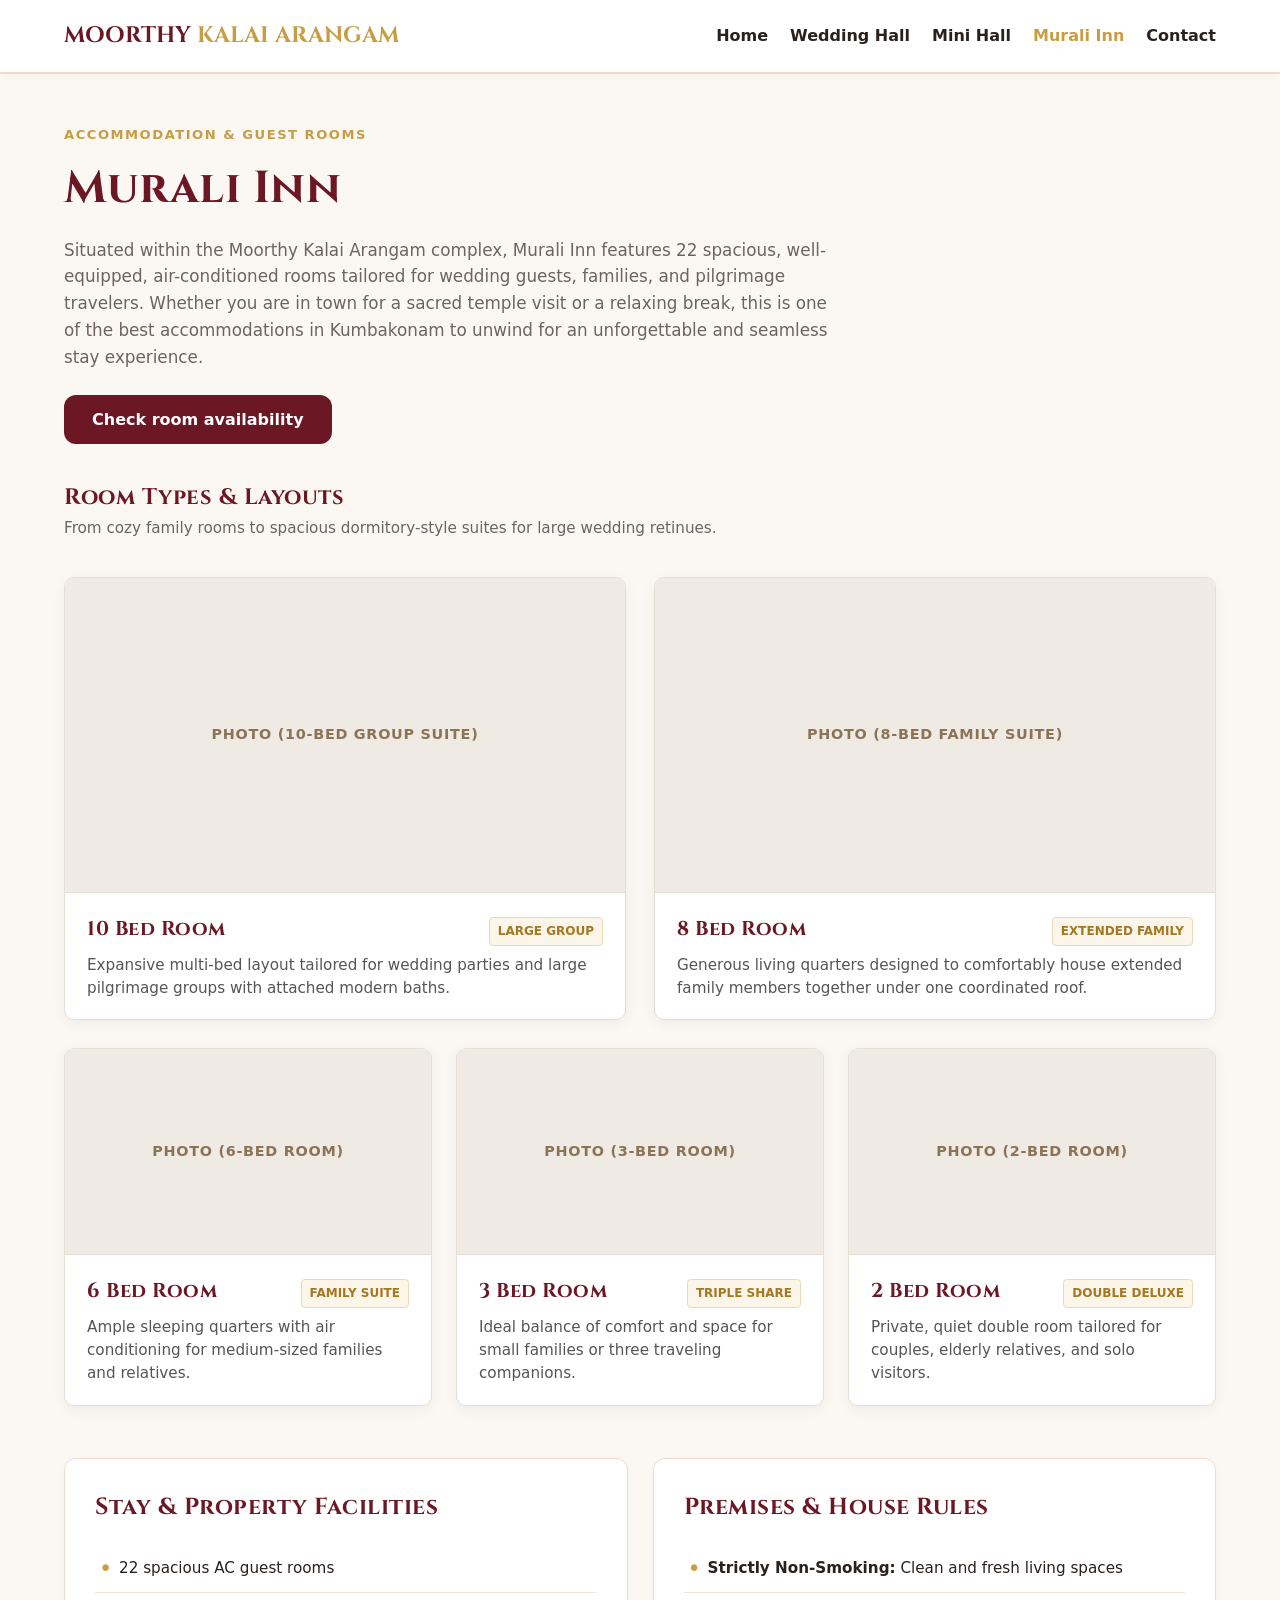
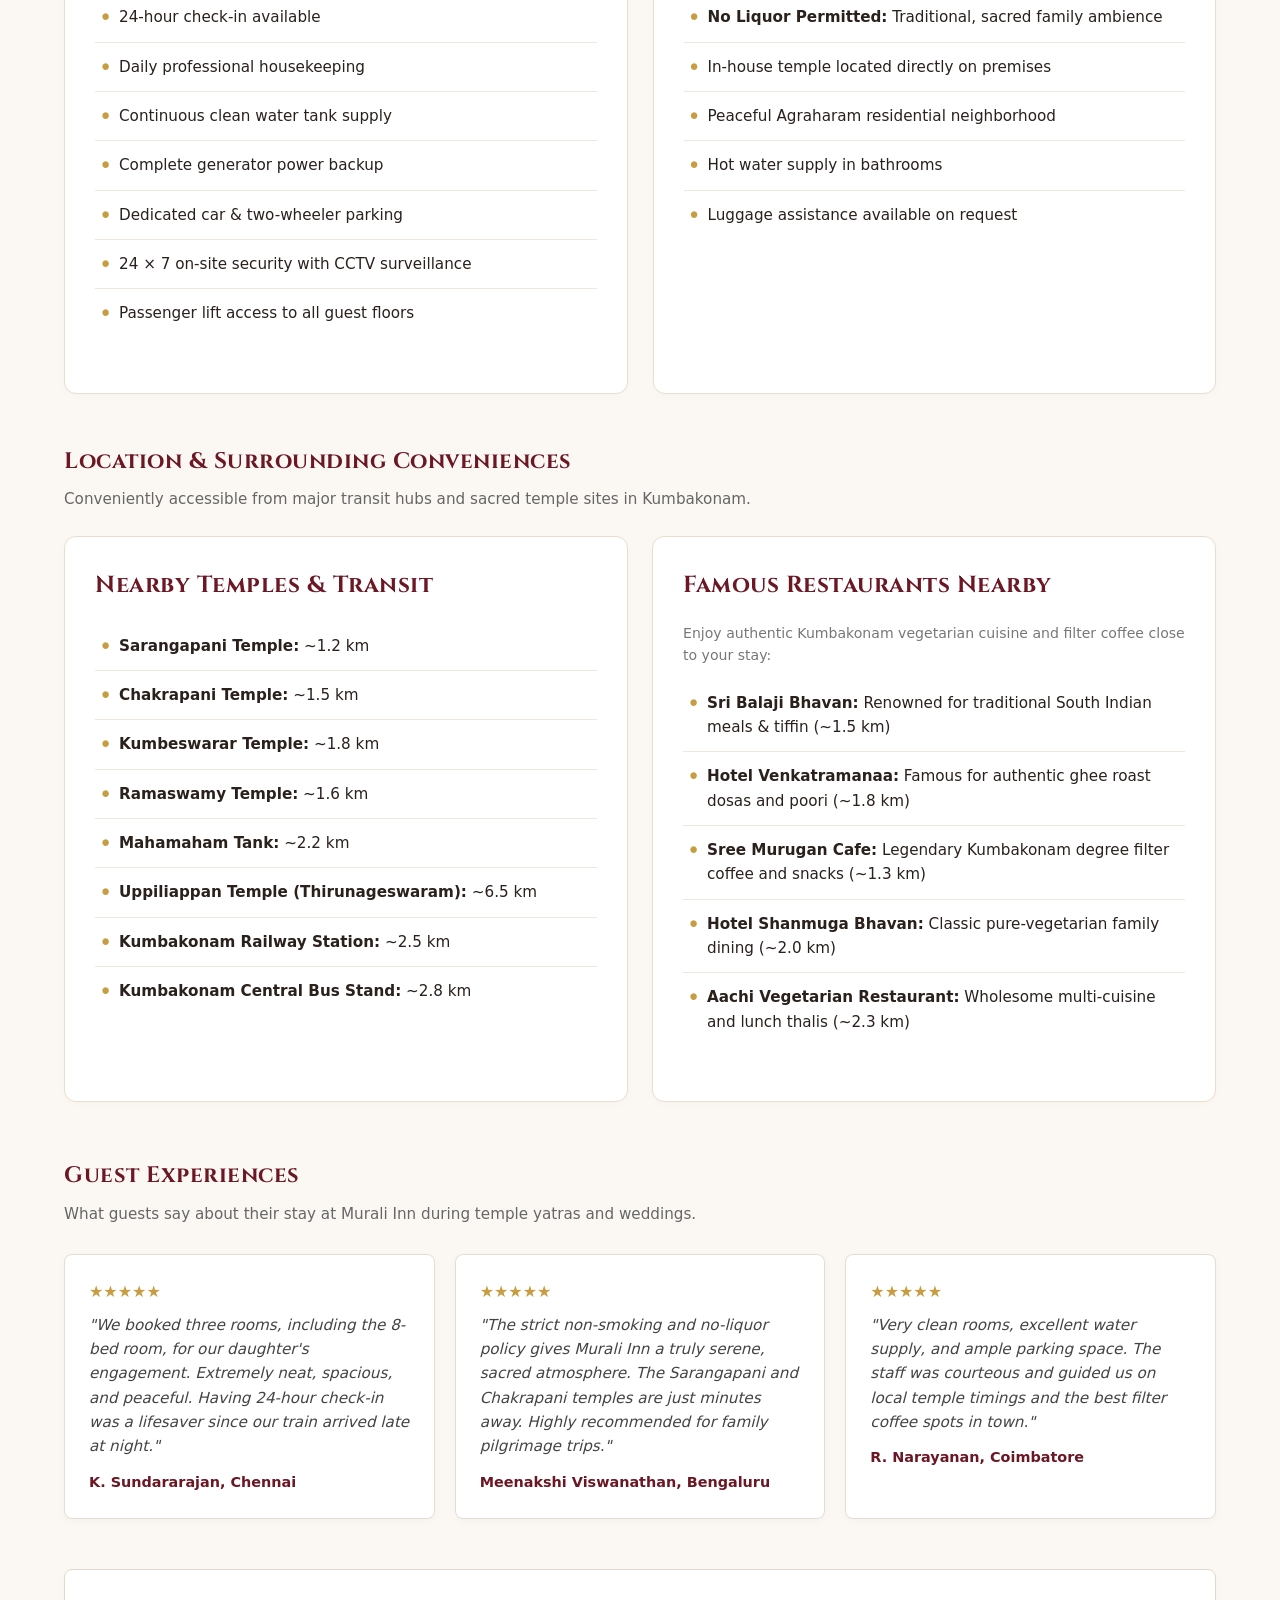
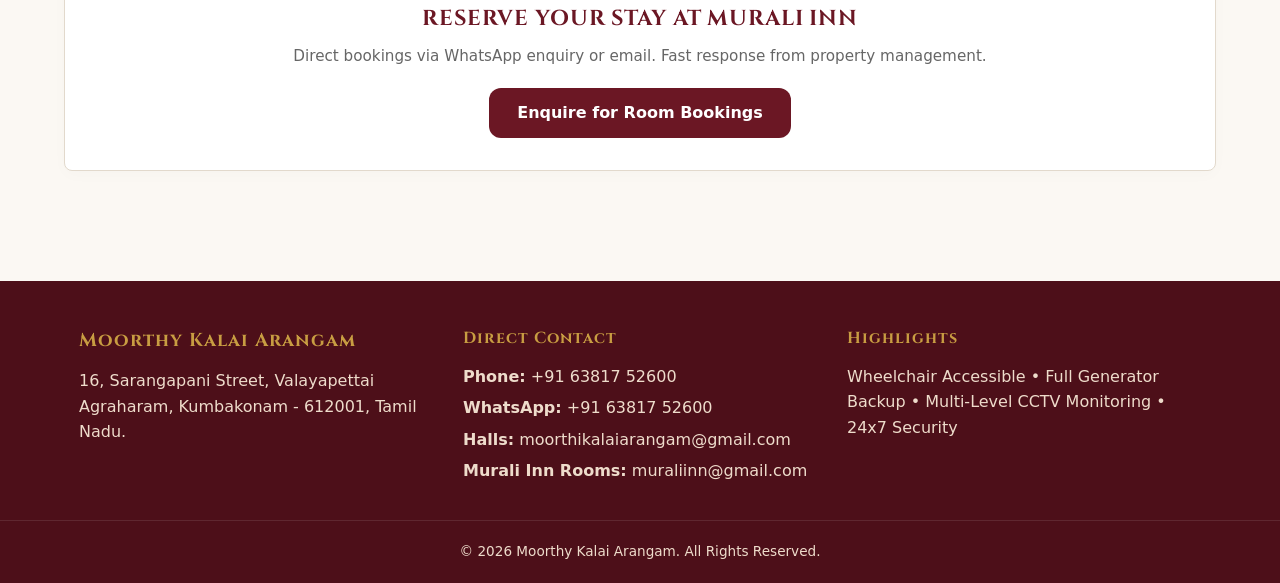
<file: murali-inn.html>
<!DOCTYPE html>
<html lang="en">
<head>
  <meta charset="UTF-8">
  <meta name="viewport" content="width=device-width, initial-scale=1.0">
  <title>Murali Inn | Moorthy Kalai Arangam, Kumbakonam</title>
  <link rel="stylesheet" href="style.css">
  <link rel="preconnect" href="https://fonts.googleapis.com">
  <link rel="stylesheet" href="https://fonts.googleapis.com/css2?family=Cinzel:wght@600;700&display=swap">
  <style>
    /* Premium Room Showcase Layout */
    .room-showcase-container {
      margin: 36px 0 52px;
    }
    
    /* Top row: 2 large flagship suites */
    .room-row-top {
      display: grid;
      grid-template-columns: repeat(auto-fit, minmax(360px, 1fr));
      gap: 28px;
      margin-bottom: 28px;
    }

    /* Bottom row: 3 standard & family rooms */
    .room-row-bottom {
      display: grid;
      grid-template-columns: repeat(auto-fit, minmax(280px, 1fr));
      gap: 24px;
    }

    .room-card-modern {
      background: #fff;
      border: 1px solid #e5ded4;
      border-radius: 10px;
      overflow: hidden;
      box-shadow: 0 4px 14px rgba(0,0,0,0.05);
      transition: transform 0.25s ease, box-shadow 0.25s ease;
      display: flex;
      flex-direction: column;
    }

    .room-card-modern:hover {
      transform: translateY(-4px);
      box-shadow: 0 8px 24px rgba(0,0,0,0.08);
    }

    /* Widescreen 16:9 photo container */
    .room-photo-box {
      width: 100%;
      aspect-ratio: 16 / 9;
      background: #efebe4;
      display: flex;
      align-items: center;
      justify-content: center;
      font-size: 0.9rem;
      font-weight: 600;
      color: #8c7355;
      letter-spacing: 0.05em;
      border-bottom: 1px solid #e5ded4;
    }

    .room-details-box {
      padding: 20px 22px;
      flex-grow: 1;
      display: flex;
      flex-direction: column;
      justify-content: space-between;
    }

    .room-title-bar {
      display: flex;
      justify-content: space-between;
      align-items: baseline;
      margin-bottom: 8px;
    }

    .room-title-bar h4 {
      margin: 0;
      font-family: 'Cinzel', serif;
      color: #6b1724;
      font-size: 1.25rem;
    }

    .room-badge {
      font-size: 0.75rem;
      font-weight: 700;
      text-transform: uppercase;
      background: #fbf5ea;
      color: #a47820;
      padding: 4px 8px;
      border-radius: 4px;
      border: 1px solid #ebd9b5;
    }

    .room-desc {
      margin: 0;
      font-size: 0.95rem;
      color: #555;
      line-height: 1.5;
    }

    .info-dual-grid {
      display: grid;
      grid-template-columns: repeat(auto-fit, minmax(300px, 1fr));
      gap: 24px;
      margin-top: 24px;
    }

    .review-grid {
      display: grid;
      grid-template-columns: repeat(auto-fit, minmax(280px, 1fr));
      gap: 20px;
      margin-top: 28px;
    }

    .review-card {
      background: #fff;
      border: 1px solid #e5ded4;
      border-radius: 8px;
      padding: 24px;
      box-shadow: 0 2px 8px rgba(0,0,0,0.03);
    }

    .review-card p {
      font-style: italic;
      color: #444;
      line-height: 1.6;
      margin-bottom: 12px;
      font-size: 0.95rem;
    }

    .review-author {
      font-weight: 700;
      color: #6b1724;
      font-size: 0.9rem;
    }

    .review-stars {
      color: #c89d42;
      margin-bottom: 8px;
      font-size: 1rem;
    }
  </style>
</head>
<body>

  <!-- Sticky Header -->
  <header>
    <div class="container nav-bar">
      <div class="logo">MOORTHY <span>KALAI ARANGAM</span></div>
      <ul class="nav-links">
        <li><a href="index.html">Home</a></li>
        <li><a href="wedding-hall.html">Wedding Hall</a></li>
        <li><a href="mini-hall.html">Mini Hall</a></li>
        <li><a href="murali-inn.html" class="active">Murali Inn</a></li>
        <li><a href="contact.html">Contact</a></li>
      </ul>
    </div>
  </header>

  <section class="section container">
    <!-- Header Block -->
    <div class="detail-header">
      <span class="detail-eyebrow">ACCOMMODATION &amp; GUEST ROOMS</span>
      <h1>Murali Inn</h1>
      <p style="margin-bottom: 24px;">
        Situated within the Moorthy Kalai Arangam complex, Murali Inn features 22 spacious, well-equipped, air-conditioned rooms tailored for wedding guests, families, and pilgrimage travelers. Whether you are in town for a sacred temple visit or a relaxing break, this is one of the best accommodations in Kumbakonam to unwind for an unforgettable and seamless stay experience.
      </p>
      <a href="contact.html?type=rooms" class="btn btn-dark">Check room availability</a>
    </div>

    <!-- Room Types & Layouts (Wide Landscape Layout) -->
    <div style="margin-top: 36px;">
      <h2 style="font-family: 'Cinzel', serif; color: #6b1724; font-size: 1.4rem;">Room Types &amp; Layouts</h2>
      <p style="color: #666; font-size: 0.95rem;">From cozy family rooms to spacious dormitory-style suites for large wedding retinues.</p>

      <div class="room-showcase-container">
        <!-- Top Row: Flagship Large Suites -->
        <div class="room-row-top">
          <div class="room-card-modern">
            <div class="room-photo-box">PHOTO (10-BED GROUP SUITE)</div>
            <div class="room-details-box">
              <div class="room-title-bar">
                <h4>10 Bed Room</h4>
                <span class="room-badge">Large Group</span>
              </div>
              <p class="room-desc">Expansive multi-bed layout tailored for wedding parties and large pilgrimage groups with attached modern baths.</p>
            </div>
          </div>

          <div class="room-card-modern">
            <div class="room-photo-box">PHOTO (8-BED FAMILY SUITE)</div>
            <div class="room-details-box">
              <div class="room-title-bar">
                <h4>8 Bed Room</h4>
                <span class="room-badge">Extended Family</span>
              </div>
              <p class="room-desc">Generous living quarters designed to comfortably house extended family members together under one coordinated roof.</p>
            </div>
          </div>
        </div>

        <!-- Bottom Row: Family & Couple Rooms -->
        <div class="room-row-bottom">
          <div class="room-card-modern">
            <div class="room-photo-box">PHOTO (6-BED ROOM)</div>
            <div class="room-details-box">
              <div class="room-title-bar">
                <h4>6 Bed Room</h4>
                <span class="room-badge">Family Suite</span>
              </div>
              <p class="room-desc">Ample sleeping quarters with air conditioning for medium-sized families and relatives.</p>
            </div>
          </div>

          <div class="room-card-modern">
            <div class="room-photo-box">PHOTO (3-BED ROOM)</div>
            <div class="room-details-box">
              <div class="room-title-bar">
                <h4>3 Bed Room</h4>
                <span class="room-badge">Triple Share</span>
              </div>
              <p class="room-desc">Ideal balance of comfort and space for small families or three traveling companions.</p>
            </div>
          </div>

          <div class="room-card-modern">
            <div class="room-photo-box">PHOTO (2-BED ROOM)</div>
            <div class="room-details-box">
              <div class="room-title-bar">
                <h4>2 Bed Room</h4>
                <span class="room-badge">Double Deluxe</span>
              </div>
              <p class="room-desc">Private, quiet double room tailored for couples, elderly relatives, and solo visitors.</p>
            </div>
          </div>
        </div>
      </div>
    </div>

    <!-- Facilities Overview (2-Column Spec Layout) -->
    <div class="spec-row">
      <!-- Card 1: Inn Rules & Core Amenities -->
      <div class="spec-card">
        <h3>Stay &amp; Property Facilities</h3>
        <ul class="spec-list">
          <li>22 spacious AC guest rooms</li>
          <li>24-hour check-in available</li>
          <li>Daily professional housekeeping</li>
          <li>Continuous clean water tank supply</li>
          <li>Complete generator power backup</li>
          <li>Dedicated car &amp; two-wheeler parking</li>
          <li>24 &times; 7 on-site security with CCTV surveillance</li>
          <li>Passenger lift access to all guest floors</li>
        </ul>
      </div>

      <!-- Card 2: Policies & Pilgrimage Environment -->
      <div class="spec-card">
        <h3>Premises &amp; House Rules</h3>
        <ul class="spec-list">
          <li><strong>Strictly Non-Smoking:</strong> Clean and fresh living spaces</li>
          <li><strong>No Liquor Permitted:</strong> Traditional, sacred family ambience</li>
          <li>In-house temple located directly on premises</li>
          <li>Peaceful Agraharam residential neighborhood</li>
          <li>Hot water supply in bathrooms</li>
          <li>Luggage assistance available on request</li>
        </ul>
      </div>
    </div>

    <!-- Distances: Temples, Transit & Nearby Dining -->
    <div style="margin-top: 50px;">
      <h2 style="font-family: 'Cinzel', serif; color: #6b1724; font-size: 1.4rem; margin-bottom: 8px;">Location &amp; Surrounding Conveniences</h2>
      <p style="color: #666; font-size: 0.95rem; margin-bottom: 24px;">Conveniently accessible from major transit hubs and sacred temple sites in Kumbakonam.</p>

      <div class="info-dual-grid">
        <!-- Transit & Temples -->
        <div class="spec-card" style="margin-bottom: 0;">
          <h3>Nearby Temples &amp; Transit</h3>
          <ul class="spec-list">
            <li><strong>Sarangapani Temple:</strong> ~1.2 km</li>
            <li><strong>Chakrapani Temple:</strong> ~1.5 km</li>
            <li><strong>Kumbeswarar Temple:</strong> ~1.8 km</li>
            <li><strong>Ramaswamy Temple:</strong> ~1.6 km</li>
            <li><strong>Mahamaham Tank:</strong> ~2.2 km</li>
            <li><strong>Uppiliappan Temple (Thirunageswaram):</strong> ~6.5 km</li>
            <li><strong>Kumbakonam Railway Station:</strong> ~2.5 km</li>
            <li><strong>Kumbakonam Central Bus Stand:</strong> ~2.8 km</li>
          </ul>
        </div>

        <!-- Famous Local Restaurants -->
        <div class="spec-card" style="margin-bottom: 0;">
          <h3>Famous Restaurants Nearby</h3>
          <p style="font-size: 0.88rem; color: #777; margin-bottom: 12px;">Enjoy authentic Kumbakonam vegetarian cuisine and filter coffee close to your stay:</p>
          <ul class="spec-list">
            <li><strong>Sri Balaji Bhavan:</strong> Renowned for traditional South Indian meals &amp; tiffin (~1.5 km)</li>
            <li><strong>Hotel Venkatramanaa:</strong> Famous for authentic ghee roast dosas and poori (~1.8 km)</li>
            <li><strong>Sree Murugan Cafe:</strong> Legendary Kumbakonam degree filter coffee and snacks (~1.3 km)</li>
            <li><strong>Hotel Shanmuga Bhavan:</strong> Classic pure-vegetarian family dining (~2.0 km)</li>
            <li><strong>Aachi Vegetarian Restaurant:</strong> Wholesome multi-cuisine and lunch thalis (~2.3 km)</li>
          </ul>
        </div>
      </div>
    </div>

    <!-- Guest Reviews Section -->
    <div style="margin-top: 56px;">
      <h2 style="font-family: 'Cinzel', serif; color: #6b1724; font-size: 1.4rem; margin-bottom: 8px;">Guest Experiences</h2>
      <p style="color: #666; font-size: 0.95rem;">What guests say about their stay at Murali Inn during temple yatras and weddings.</p>

      <div class="review-grid">
        <!-- Review 1 -->
        <div class="review-card">
          <div class="review-stars">&#9733;&#9733;&#9733;&#9733;&#9733;</div>
          <p>"We booked three rooms, including the 8-bed room, for our daughter's engagement. Extremely neat, spacious, and peaceful. Having 24-hour check-in was a lifesaver since our train arrived late at night."</p>
          <div class="review-author">K. Sundararajan, Chennai</div>
        </div>

        <!-- Review 2 -->
        <div class="review-card">
          <div class="review-stars">&#9733;&#9733;&#9733;&#9733;&#9733;</div>
          <p>"The strict non-smoking and no-liquor policy gives Murali Inn a truly serene, sacred atmosphere. The Sarangapani and Chakrapani temples are just minutes away. Highly recommended for family pilgrimage trips."</p>
          <div class="review-author">Meenakshi Viswanathan, Bengaluru</div>
        </div>

        <!-- Review 3 -->
        <div class="review-card">
          <div class="review-stars">&#9733;&#9733;&#9733;&#9733;&#9733;</div>
          <p>"Very clean rooms, excellent water supply, and ample parking space. The staff was courteous and guided us on local temple timings and the best filter coffee spots in town."</p>
          <div class="review-author">R. Narayanan, Coimbatore</div>
        </div>
      </div>
    </div>

    <!-- Bottom Action CTA -->
    <div style="text-align: center; margin-top: 50px; padding: 32px; background: #fff; border: 1px solid #e2d9cc; border-radius: 8px; box-shadow: 0 4px 16px rgba(0,0,0,0.02);">
      <h3 style="font-family: 'Cinzel', serif; color: #6b1724; font-size: 1.35rem; margin-bottom: 8px; letter-spacing: 0.04em;">RESERVE YOUR STAY AT MURALI INN</h3>
      <p style="color: #666; font-size: 0.95rem; margin-bottom: 20px;">Direct bookings via WhatsApp enquiry or email. Fast response from property management.</p>
      <a href="contact.html?type=rooms" class="btn btn-dark">Enquire for Room Bookings</a>
    </div>

  </section>

  <!-- Footer -->
  <footer>
    <div class="container footer-grid">
      <div>
        <h3>Moorthy Kalai Arangam</h3>
        <p>16, Sarangapani Street, Valayapettai Agraharam, Kumbakonam - 612001, Tamil Nadu.</p>
      </div>
      <div>
        <h4>Direct Contact</h4>
        <p style="margin-bottom: 6px;">
          <strong>Phone:</strong> <a href="tel:+916381752600" style="color: inherit;">+91 63817 52600</a>
        </p>
        <p style="margin-bottom: 6px;">
          <strong>WhatsApp:</strong> <a href="https://wa.me/916381752600" target="_blank" style="color: inherit;">+91 63817 52600</a>
        </p>
        <p style="margin-bottom: 6px;">
          <strong>Halls:</strong> <a href="mailto:moorthikalaiarangam@gmail.com" style="color: inherit;">moorthikalaiarangam@gmail.com</a>
        </p>
        <p style="margin-bottom: 6px;">
          <strong>Murali Inn Rooms:</strong> <a href="mailto:muraliinn@gmail.com" style="color: inherit;">muraliinn@gmail.com</a>
        </p>
      </div>
      <div>
        <h4>Highlights</h4>
        <p>Wheelchair Accessible • Full Generator Backup • Multi-Level CCTV Monitoring • 24x7 Security</p>
      </div>
    </div>
    <div class="footer-bottom">
      &copy; 2026 Moorthy Kalai Arangam. All Rights Reserved.
    </div>
  </footer>

</body>
</html>
</file>
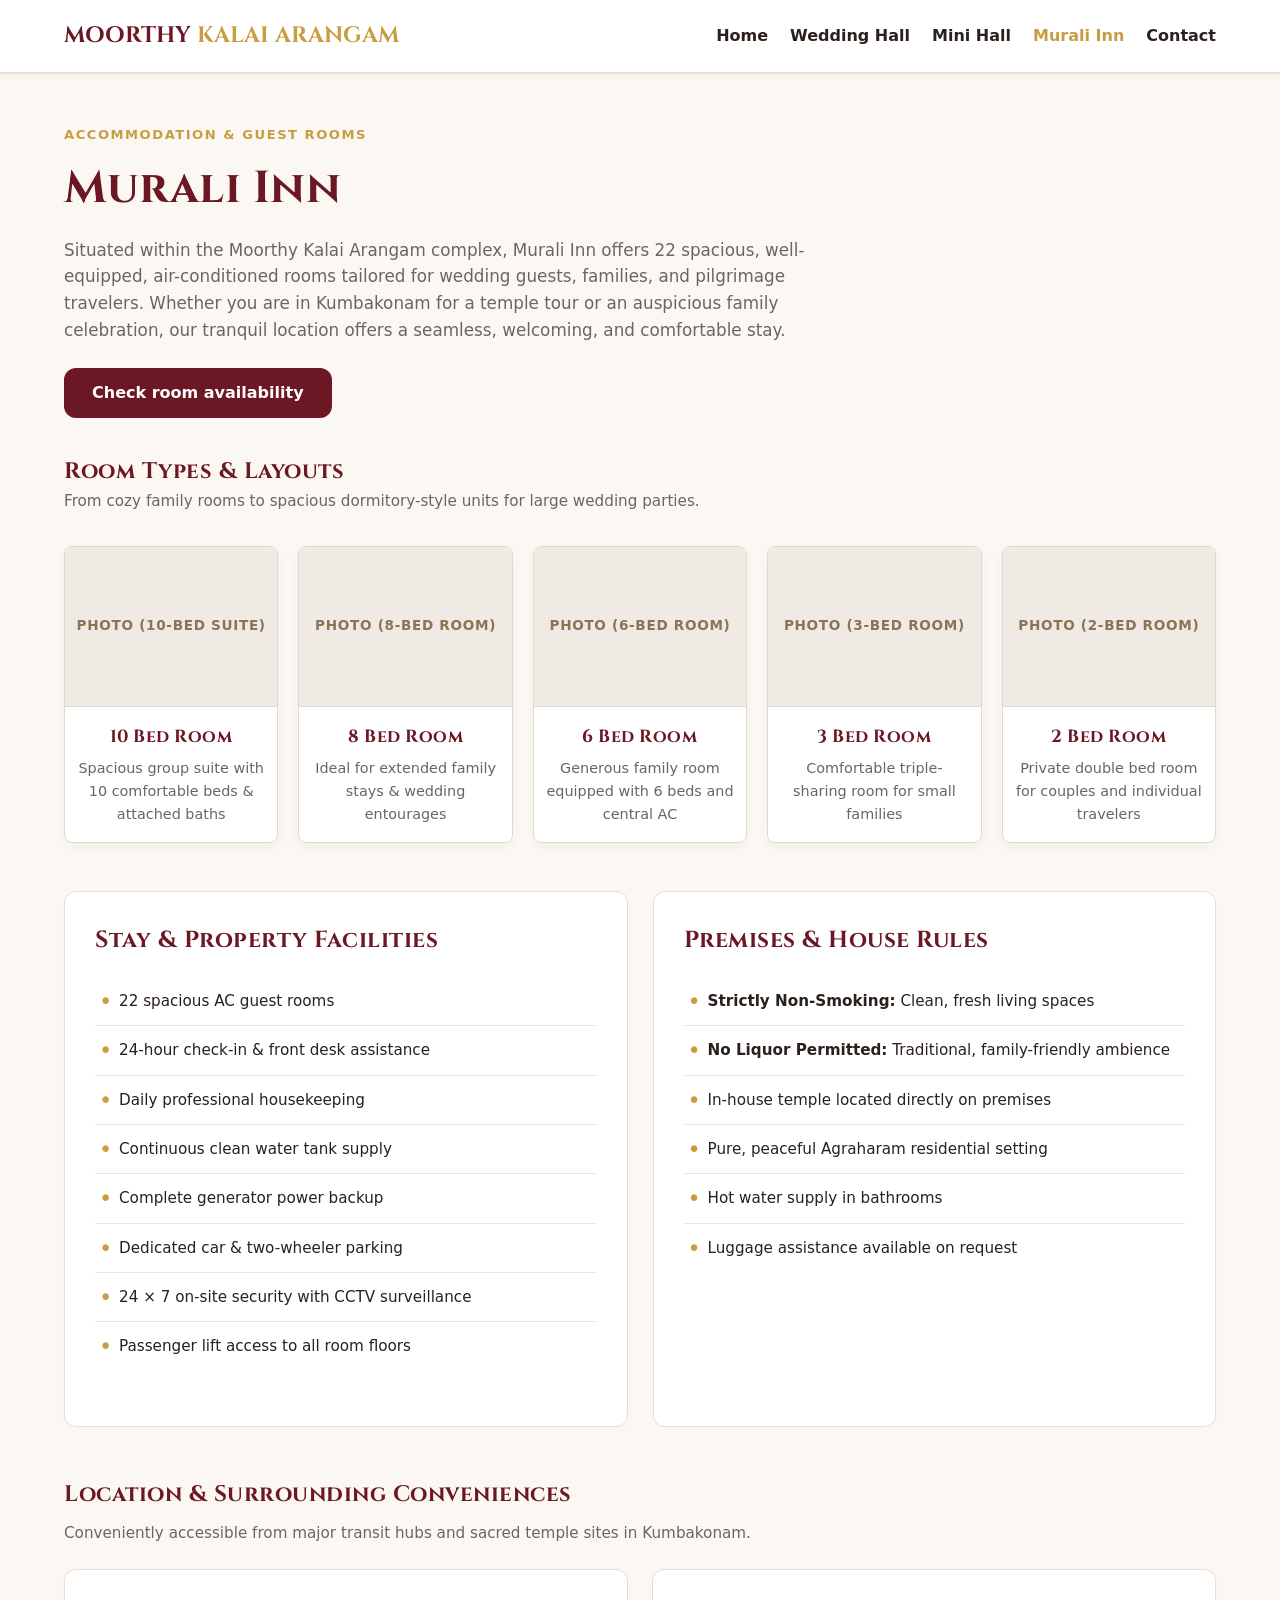
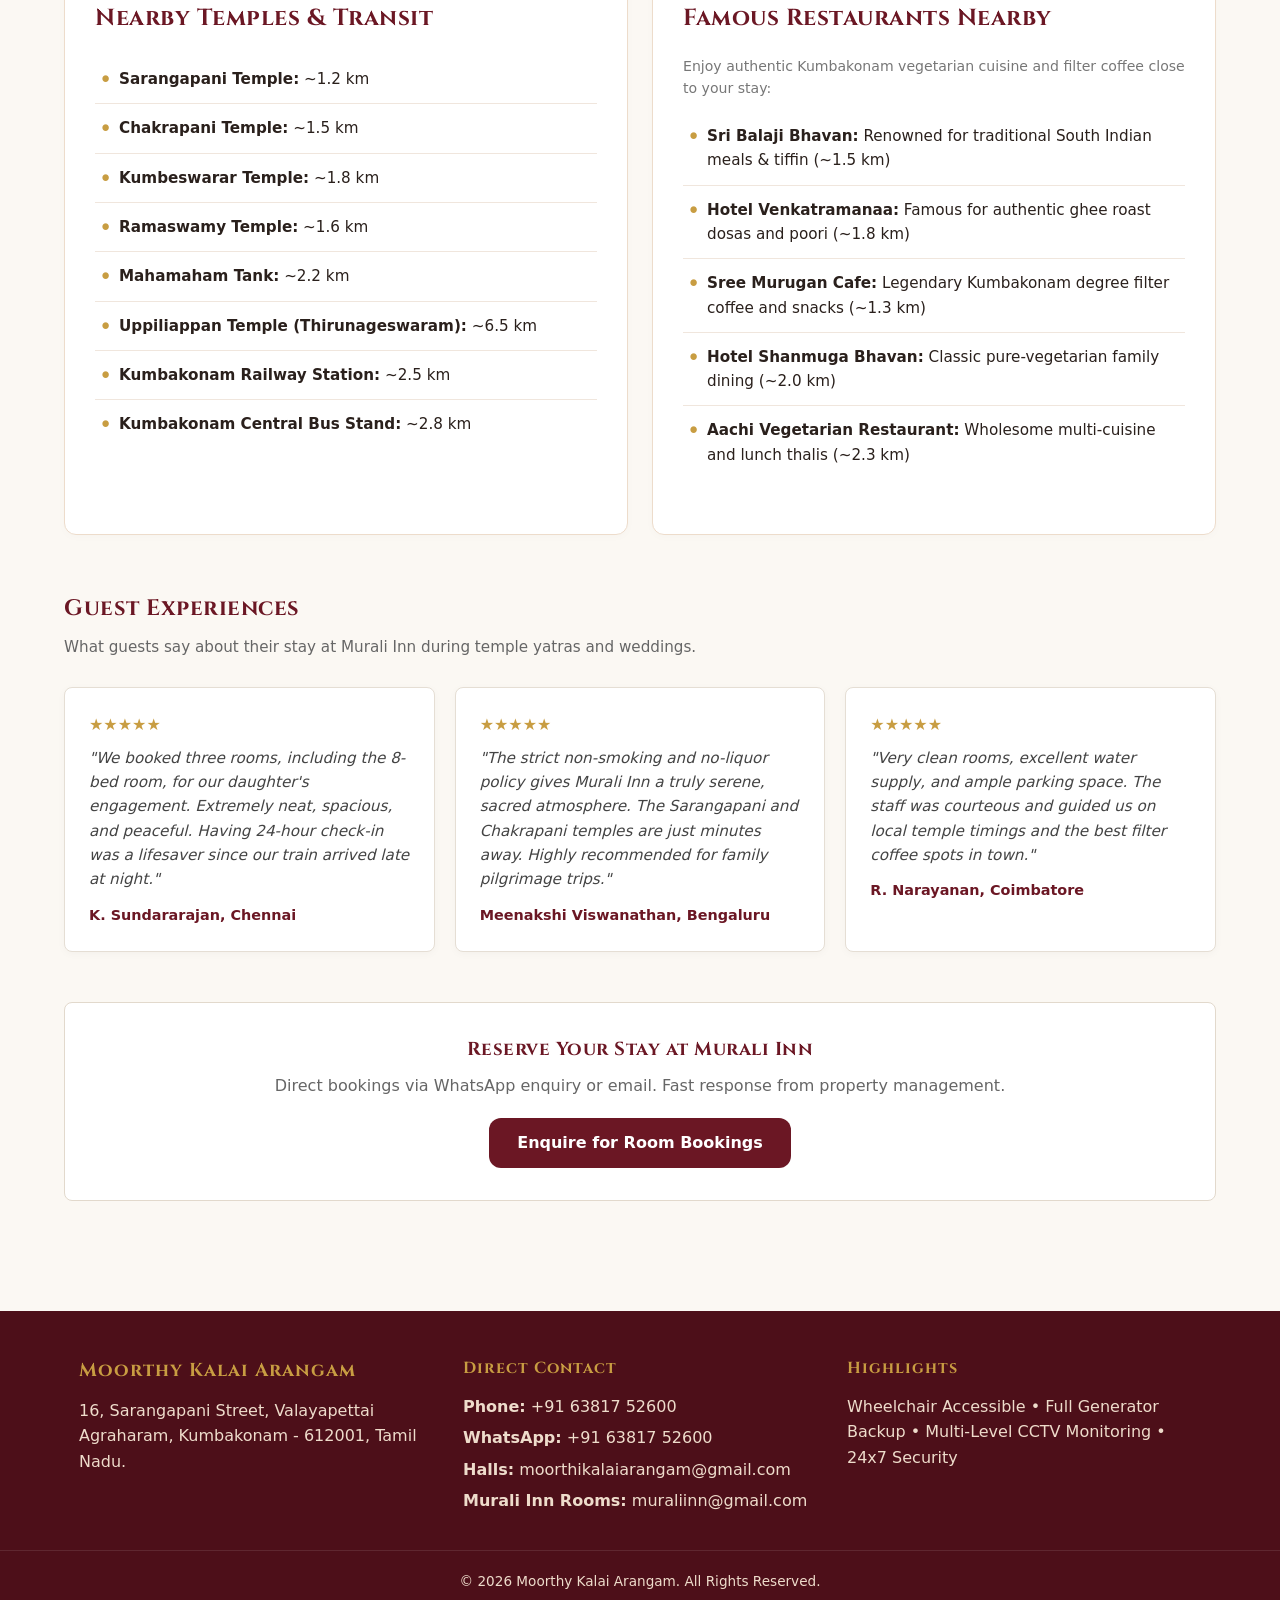
<file: murali-innold.html>
<!DOCTYPE html>
<html lang="en">
<head>
  <meta charset="UTF-8">
  <meta name="viewport" content="width=device-width, initial-scale=1.0">
  <title>Murali Inn | Moorthy Kalai Arangam, Kumbakonam</title>
  <link rel="stylesheet" href="style.css">
  <link rel="preconnect" href="https://fonts.googleapis.com">
  <link rel="stylesheet" href="https://fonts.googleapis.com/css2?family=Cinzel:wght@600;700&display=swap">
  <style>
    /* Specific styles for Murali Inn showcases */
    .room-grid-5 {
      display: grid;
      grid-template-columns: repeat(auto-fit, minmax(200px, 1fr));
      gap: 20px;
      margin: 32px 0 48px;
    }
    .room-card-preview {
      background: #fff;
      border: 1px solid #e2d9cc;
      border-radius: 8px;
      overflow: hidden;
      text-align: center;
      box-shadow: 0 4px 12px rgba(0,0,0,0.04);
      transition: transform 0.2s ease;
    }
    .room-card-preview:hover {
      transform: translateY(-4px);
    }
    .room-img-placeholder {
      height: 160px;
      background: #efebe4;
      display: flex;
      align-items: center;
      justify-content: center;
      font-size: 0.85rem;
      font-weight: 600;
      color: #8c7355;
      letter-spacing: 0.05em;
      border-bottom: 1px solid #e2d9cc;
    }
    .room-info-box {
      padding: 16px 12px;
    }
    .room-info-box h4 {
      margin: 0 0 6px;
      font-family: 'Cinzel', serif;
      color: #6b1724;
      font-size: 1.1rem;
    }
    .room-info-box p {
      margin: 0;
      font-size: 0.9rem;
      color: #666;
    }

    .info-dual-grid {
      display: grid;
      grid-template-columns: repeat(auto-fit, minmax(300px, 1fr));
      gap: 24px;
      margin-top: 24px;
    }

    .review-grid {
      display: grid;
      grid-template-columns: repeat(auto-fit, minmax(280px, 1fr));
      gap: 20px;
      margin-top: 28px;
    }
    .review-card {
      background: #fff;
      border: 1px solid #e5ded4;
      border-radius: 8px;
      padding: 24px;
      box-shadow: 0 2px 8px rgba(0,0,0,0.03);
    }
    .review-card p {
      font-style: italic;
      color: #444;
      line-height: 1.6;
      margin-bottom: 12px;
      font-size: 0.95rem;
    }
    .review-author {
      font-weight: 700;
      color: #6b1724;
      font-size: 0.9rem;
    }
    .review-stars {
      color: #c89d42;
      margin-bottom: 8px;
      font-size: 1rem;
    }
  </style>
</head>
<body>

  <!-- Sticky Header -->
  <header>
    <div class="container nav-bar">
      <div class="logo">MOORTHY <span>KALAI ARANGAM</span></div>
      <ul class="nav-links">
        <li><a href="index.html">Home</a></li>
        <li><a href="wedding-hall.html">Wedding Hall</a></li>
        <li><a href="mini-hall.html">Mini Hall</a></li>
        <li><a href="murali-inn.html" class="active">Murali Inn</a></li>
        <li><a href="contact.html">Contact</a></li>
      </ul>
    </div>
  </header>

  <section class="section container">
    <!-- Header Block -->
    <div class="detail-header">
      <span class="detail-eyebrow">ACCOMMODATION &amp; GUEST ROOMS</span>
      <h1>Murali Inn</h1>
      <p style="margin-bottom: 24px;">
        Situated within the Moorthy Kalai Arangam complex, Murali Inn offers 22 spacious, well-equipped, air-conditioned rooms tailored for wedding guests, families, and pilgrimage travelers. Whether you are in Kumbakonam for a temple tour or an auspicious family celebration, our tranquil location offers a seamless, welcoming, and comfortable stay.
      </p>
      <a href="contact.html?type=rooms" class="btn btn-dark">Check room availability</a>
    </div>

    <!-- 5 Room Type Placeholders -->
    <div style="margin-top: 36px;">
      <h2 style="font-family: 'Cinzel', serif; color: #6b1724; font-size: 1.4rem;">Room Types &amp; Layouts</h2>
      <p style="color: #666; font-size: 0.95rem;">From cozy family rooms to spacious dormitory-style units for large wedding parties.</p>

      <div class="room-grid-5">
        <!-- 10 Bed -->
        <div class="room-card-preview">
          <div class="room-img-placeholder">PHOTO (10-BED SUITE)</div>
          <div class="room-info-box">
            <h4>10 Bed Room</h4>
            <p>Spacious group suite with 10 comfortable beds &amp; attached baths</p>
          </div>
        </div>

        <!-- 8 Bed -->
        <div class="room-card-preview">
          <div class="room-img-placeholder">PHOTO (8-BED ROOM)</div>
          <div class="room-info-box">
            <h4>8 Bed Room</h4>
            <p>Ideal for extended family stays &amp; wedding entourages</p>
          </div>
        </div>

        <!-- 6 Bed -->
        <div class="room-card-preview">
          <div class="room-img-placeholder">PHOTO (6-BED ROOM)</div>
          <div class="room-info-box">
            <h4>6 Bed Room</h4>
            <p>Generous family room equipped with 6 beds and central AC</p>
          </div>
        </div>

        <!-- 3 Bed -->
        <div class="room-card-preview">
          <div class="room-img-placeholder">PHOTO (3-BED ROOM)</div>
          <div class="room-info-box">
            <h4>3 Bed Room</h4>
            <p>Comfortable triple-sharing room for small families</p>
          </div>
        </div>

        <!-- 2 Bed -->
        <div class="room-card-preview">
          <div class="room-img-placeholder">PHOTO (2-BED ROOM)</div>
          <div class="room-info-box">
            <h4>2 Bed Room</h4>
            <p>Private double bed room for couples and individual travelers</p>
          </div>
        </div>
      </div>
    </div>

    <!-- Facilities Overview (2-Column Spec Layout) -->
    <div class="spec-row">
      <!-- Card 1: Inn Rules & Core Amenities -->
      <div class="spec-card">
        <h3>Stay &amp; Property Facilities</h3>
        <ul class="spec-list">
          <li>22 spacious AC guest rooms</li>
          <li>24-hour check-in &amp; front desk assistance</li>
          <li>Daily professional housekeeping</li>
          <li>Continuous clean water tank supply</li>
          <li>Complete generator power backup</li>
          <li>Dedicated car &amp; two-wheeler parking</li>
          <li>24 &times; 7 on-site security with CCTV surveillance</li>
          <li>Passenger lift access to all room floors</li>
        </ul>
      </div>

      <!-- Card 2: Policies & Pilgrimage Environment -->
      <div class="spec-card">
        <h3>Premises &amp; House Rules</h3>
        <ul class="spec-list">
          <li><strong>Strictly Non-Smoking:</strong> Clean, fresh living spaces</li>
          <li><strong>No Liquor Permitted:</strong> Traditional, family-friendly ambience</li>
          <li>In-house temple located directly on premises</li>
          <li>Pure, peaceful Agraharam residential setting</li>
          <li>Hot water supply in bathrooms</li>
          <li>Luggage assistance available on request</li>
        </ul>
      </div>
    </div>

    <!-- Distances: Temples, Transit & Nearby Dining -->
    <div style="margin-top: 50px;">
      <h2 style="font-family: 'Cinzel', serif; color: #6b1724; font-size: 1.4rem; margin-bottom: 8px;">Location &amp; Surrounding Conveniences</h2>
      <p style="color: #666; font-size: 0.95rem; margin-bottom: 24px;">Conveniently accessible from major transit hubs and sacred temple sites in Kumbakonam.</p>

      <div class="info-dual-grid">
        <!-- Transit & Temples -->
        <div class="spec-card" style="margin-bottom: 0;">
          <h3>Nearby Temples &amp; Transit</h3>
          <ul class="spec-list">
            <li><strong>Sarangapani Temple:</strong> ~1.2 km</li>
            <li><strong>Chakrapani Temple:</strong> ~1.5 km</li>
            <li><strong>Kumbeswarar Temple:</strong> ~1.8 km</li>
            <li><strong>Ramaswamy Temple:</strong> ~1.6 km</li>
            <li><strong>Mahamaham Tank:</strong> ~2.2 km</li>
            <li><strong>Uppiliappan Temple (Thirunageswaram):</strong> ~6.5 km</li>
            <li><strong>Kumbakonam Railway Station:</strong> ~2.5 km</li>
            <li><strong>Kumbakonam Central Bus Stand:</strong> ~2.8 km</li>
          </ul>
        </div>

        <!-- Famous Local Restaurants -->
        <div class="spec-card" style="margin-bottom: 0;">
          <h3>Famous Restaurants Nearby</h3>
          <p style="font-size: 0.88rem; color: #777; margin-bottom: 12px;">Enjoy authentic Kumbakonam vegetarian cuisine and filter coffee close to your stay:</p>
          <ul class="spec-list">
            <li><strong>Sri Balaji Bhavan:</strong> Renowned for traditional South Indian meals &amp; tiffin (~1.5 km)</li>
            <li><strong>Hotel Venkatramanaa:</strong> Famous for authentic ghee roast dosas and poori (~1.8 km)</li>
            <li><strong>Sree Murugan Cafe:</strong> Legendary Kumbakonam degree filter coffee and snacks (~1.3 km)</li>
            <li><strong>Hotel Shanmuga Bhavan:</strong> Classic pure-vegetarian family dining (~2.0 km)</li>
            <li><strong>Aachi Vegetarian Restaurant:</strong> Wholesome multi-cuisine and lunch thalis (~2.3 km)</li>
          </ul>
        </div>
      </div>
    </div>

    <!-- Guest Reviews Section -->
    <div style="margin-top: 56px;">
      <h2 style="font-family: 'Cinzel', serif; color: #6b1724; font-size: 1.4rem; margin-bottom: 8px;">Guest Experiences</h2>
      <p style="color: #666; font-size: 0.95rem;">What guests say about their stay at Murali Inn during temple yatras and weddings.</p>

      <div class="review-grid">
        <!-- Review 1 -->
        <div class="review-card">
          <div class="review-stars">&#9733;&#9733;&#9733;&#9733;&#9733;</div>
          <p>"We booked three rooms, including the 8-bed room, for our daughter's engagement. Extremely neat, spacious, and peaceful. Having 24-hour check-in was a lifesaver since our train arrived late at night."</p>
          <div class="review-author">K. Sundararajan, Chennai</div>
        </div>

        <!-- Review 2 -->
        <div class="review-card">
          <div class="review-stars">&#9733;&#9733;&#9733;&#9733;&#9733;</div>
          <p>"The strict non-smoking and no-liquor policy gives Murali Inn a truly serene, sacred atmosphere. The Sarangapani and Chakrapani temples are just minutes away. Highly recommended for family pilgrimage trips."</p>
          <div class="review-author">Meenakshi Viswanathan, Bengaluru</div>
        </div>

        <!-- Review 3 -->
        <div class="review-card">
          <div class="review-stars">&#9733;&#9733;&#9733;&#9733;&#9733;</div>
          <p>"Very clean rooms, excellent water supply, and ample parking space. The staff was courteous and guided us on local temple timings and the best filter coffee spots in town."</p>
          <div class="review-author">R. Narayanan, Coimbatore</div>
        </div>
      </div>
    </div>

    <!-- Bottom Action CTA -->
    <div style="text-align: center; margin-top: 50px; padding: 32px; background: #fff; border: 1px solid #e2d9cc; border-radius: 8px;">
      <h3 style="font-family: 'Cinzel', serif; color: #6b1724; margin-bottom: 8px;">Reserve Your Stay at Murali Inn</h3>
      <p style="color: #666; margin-bottom: 20px;">Direct bookings via WhatsApp enquiry or email. Fast response from property management.</p>
      <a href="contact.html?type=rooms" class="btn btn-dark">Enquire for Room Bookings</a>
    </div>

  </section>

  <!-- Footer -->
   <footer>
    <div class="container footer-grid">
      <div>
        <h3>Moorthy Kalai Arangam</h3>
        <p>16, Sarangapani Street, Valayapettai Agraharam, Kumbakonam - 612001, Tamil Nadu.</p>
      </div>
      <div>
        <h4>Direct Contact</h4>
        <p style="margin-bottom: 6px;">
          <strong>Phone:</strong> <a href="tel:+91 63817 52600" style="color: inherit;">+91 63817 52600</a>
        </p>
        <p style="margin-bottom: 6px;">
          <strong>WhatsApp:</strong> <a href="https://wa.me/916381752600" target="_blank" style="color: inherit;">+91 63817 52600</a>
        </p>
        <p style="margin-bottom: 6px;">
          <strong>Halls:</strong> <a href="mailto:moorthikalaiarangam@gmail.com" style="color: inherit;">moorthikalaiarangam@gmail.com</a>
        </p>
        <p style="margin-bottom: 6px;">
          <strong>Murali Inn Rooms:</strong> <a href="mailto:muraliinn@gmail.com" style="color: inherit;">muraliinn@gmail.com</a>
        </p>
      </div>
      <div>
        <h4>Highlights</h4>
        <p>Wheelchair Accessible • Full Generator Backup • Multi-Level CCTV Monitoring • 24x7 Security</p>
      </div>
    </div>
    <div class="footer-bottom">
      &copy; 2026 Moorthy Kalai Arangam. All Rights Reserved.
    </div>
  </footer>

</body>
</html>
</file>
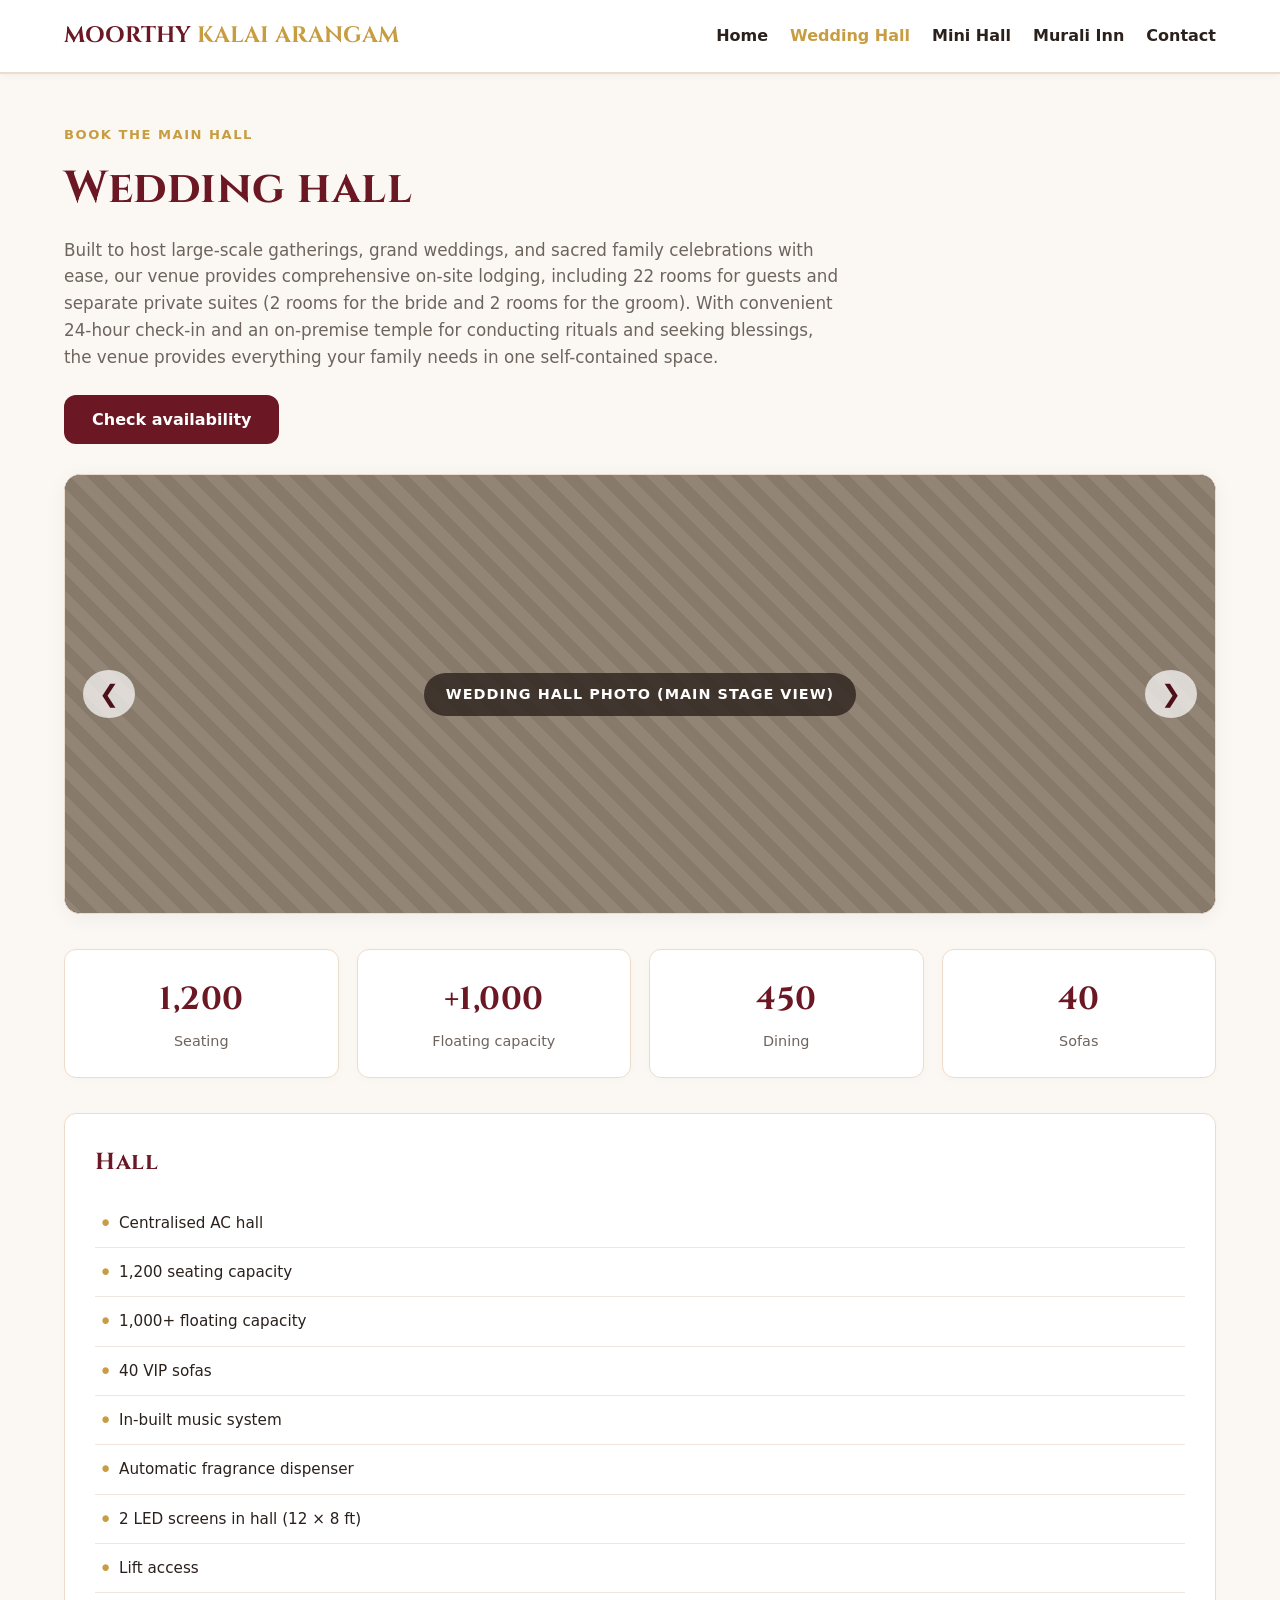
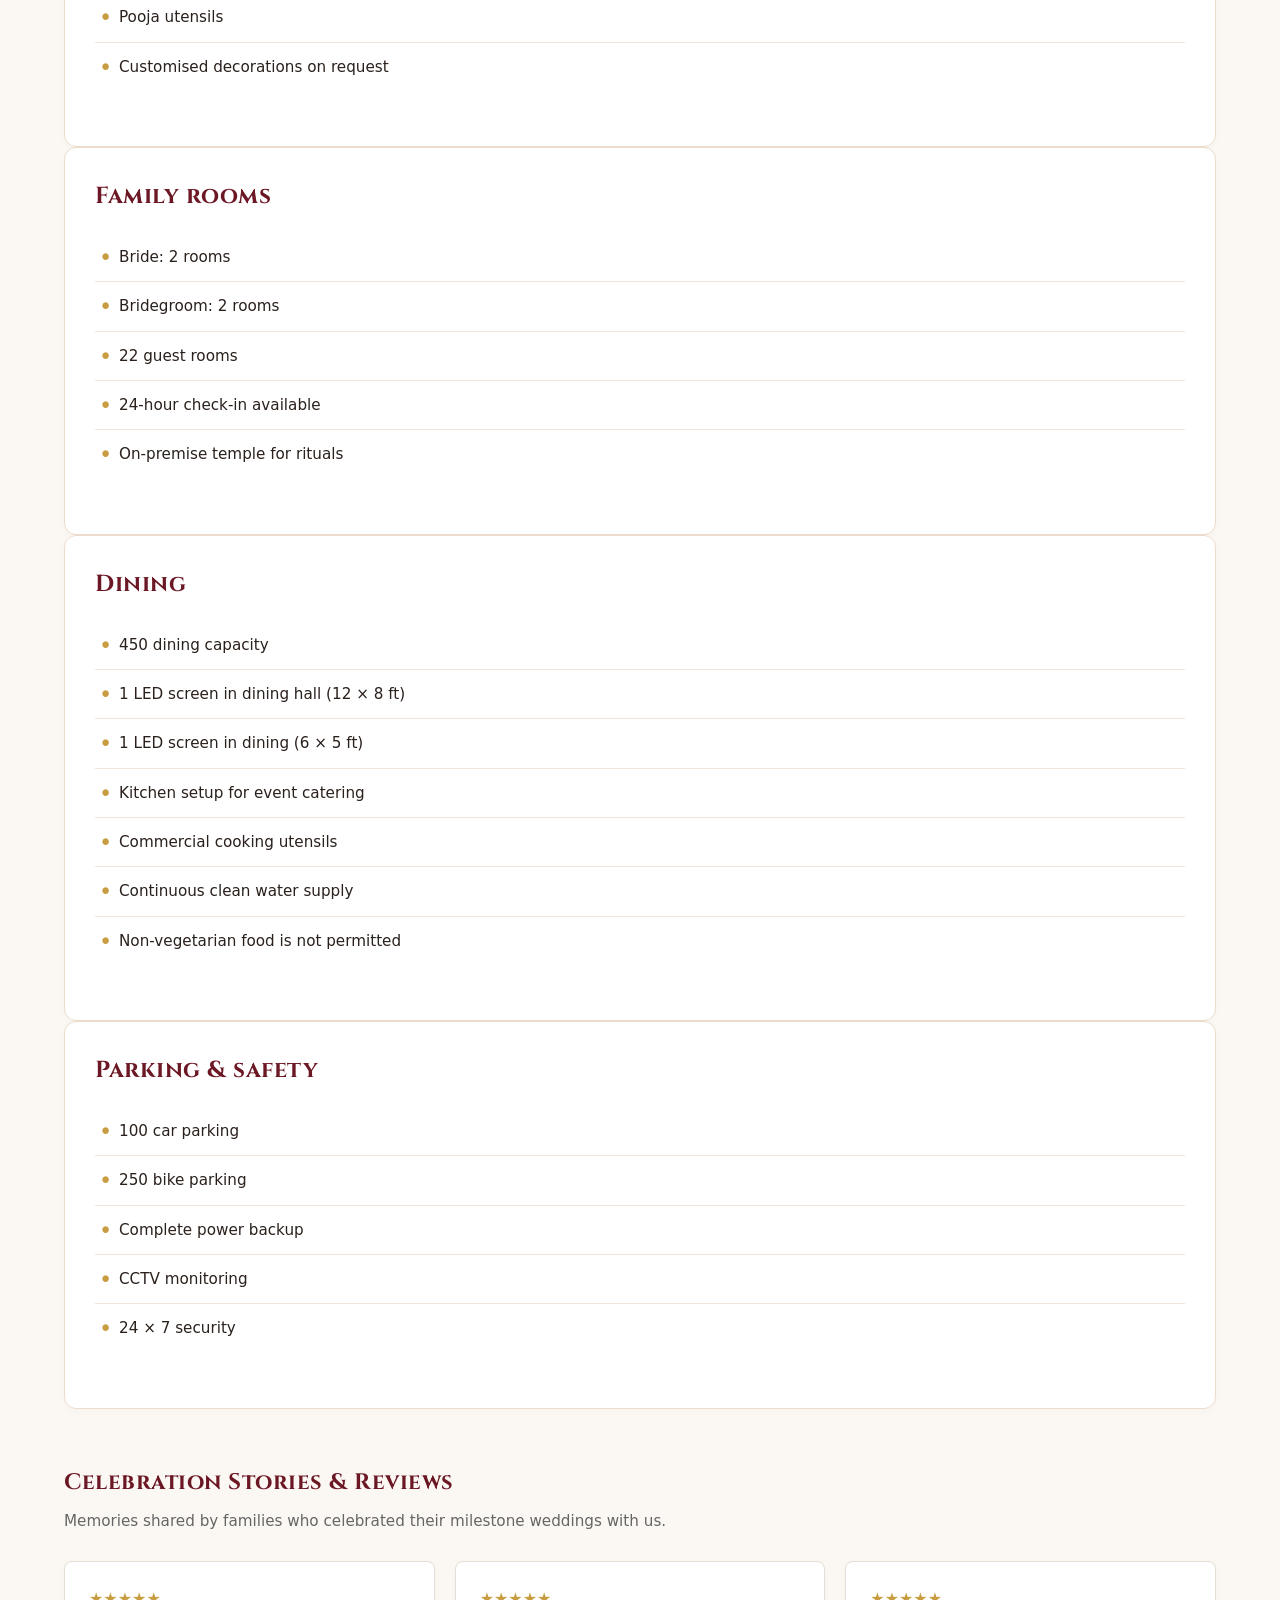
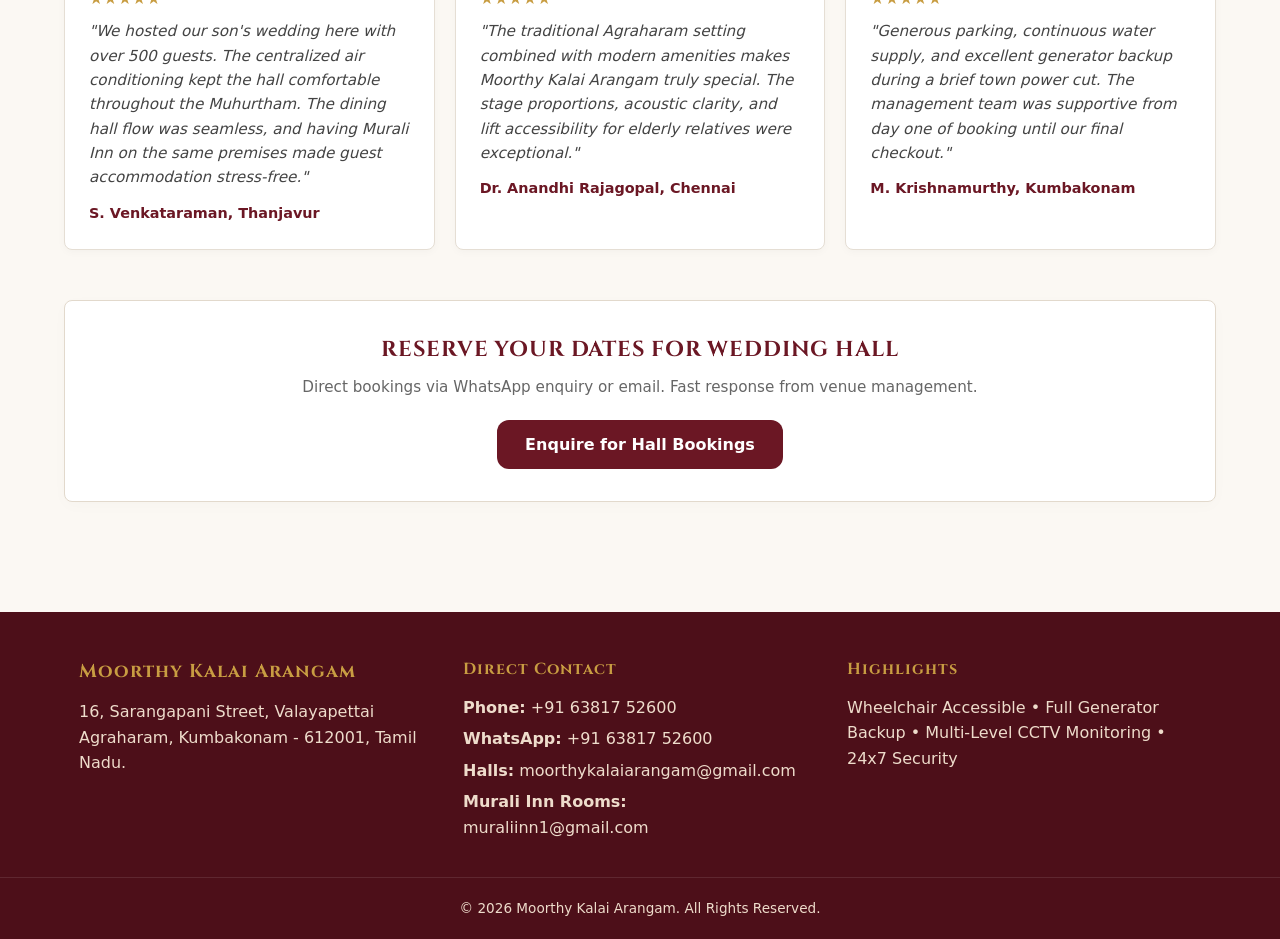
<file: wedding-hall.html>
<!DOCTYPE html>
<html lang="en">
<head>
  <meta charset="UTF-8">
  <meta name="viewport" content="width=device-width, initial-scale=1.0">
  <title>Wedding Hall | Moorthy Kalai Arangam</title>
  <link rel="stylesheet" href="style.css">
  <link rel="preconnect" href="https://fonts.googleapis.com">
  <link rel="stylesheet" href="https://fonts.googleapis.com/css2?family=Cinzel:wght@600;700&display=swap">
</head>
<body>

  <!-- Navigation -->
  <header>
    <div class="container nav-bar">
      <div class="logo">MOORTHY <span>KALAI ARANGAM</span></div>
      <ul class="nav-links">
        <li><a href="index.html">Home</a></li>
        <li><a href="wedding-hall.html" class="active">Wedding Hall</a></li>
        <li><a href="mini-hall.html">Mini Hall</a></li>
        <li><a href="murali-inn.html">Murali Inn</a></li>
        <li><a href="contact.html">Contact</a></li>
      </ul>
    </div>
  </header>

  <section class="section container">
    <!-- Header Block -->
    <div class="detail-header">
      <span class="detail-eyebrow">BOOK THE MAIN HALL</span>
      <h1>Wedding hall</h1>
      <p style="margin-bottom: 24px;">
        Built to host large-scale gatherings, grand weddings, and sacred family celebrations with ease, our venue provides comprehensive on-site lodging, including 22 rooms for guests and separate private suites (2 rooms for the bride and 2 rooms for the groom). With convenient 24-hour check-in and an on-premise temple for conducting rituals and seeking blessings, the venue provides everything your family needs in one self-contained space.
      </p>
      <a href="contact.html?type=wedding" class="btn btn-dark">Check availability</a>
    </div>

    <!-- Interactive Carousel Banner -->
    <div class="carousel-banner" id="wedding-carousel">
      <div class="carousel-slide active">
        <div class="carousel-banner-placeholder">
          <span class="carousel-badge-label">WEDDING HALL PHOTO (MAIN STAGE VIEW)</span>
        </div>
      </div>
      <div class="carousel-slide">
        <div class="carousel-banner-placeholder">
          <span class="carousel-badge-label">WEDDING HALL PHOTO (1,200 SEATING OVERVIEW)</span>
        </div>
      </div>
      <div class="carousel-slide">
        <div class="carousel-banner-placeholder">
          <span class="carousel-badge-label">WEDDING HALL PHOTO (VIP 40-SOFA ARRANGEMENT)</span>
        </div>
      </div>
      <button type="button" class="banner-nav-btn prev" onclick="cycleSlide('wedding-carousel', -1)">&#10094;</button>
      <button type="button" class="banner-nav-btn next" onclick="cycleSlide('wedding-carousel', 1)">&#10095;</button>
    </div>

    <!-- 4-Box Key Metrics Row -->
    <div class="metric-row">
      <div class="metric-card">
        <h3>1,200</h3>
        <p>Seating</p>
      </div>
      <div class="metric-card">
        <h3>+1,000</h3>
        <p>Floating capacity</p>
      </div>
      <div class="metric-card">
        <h3>450</h3>
        <p>Dining</p>
      </div>
      <div class="metric-card">
        <h3>40</h3>
        <p>Sofas</p>
      </div>
    </div>

    <!-- 4 Facilities Sections (2x2 Grid) -->
    <div class="spec-row-4col">
      <!-- 1. Hall -->
      <div class="spec-card">
        <h3>Hall</h3>
        <ul class="spec-list">
          <li>Centralised AC hall</li>
          <li>1,200 seating capacity</li>
          <li>1,000+ floating capacity</li>
          <li>40 VIP sofas</li>
          <li>In-built music system</li>
          <li>Automatic fragrance dispenser</li>
          <li>2 LED screens in hall (12 &times; 8 ft)</li>
          <li>Lift access</li>
          <li>Pooja utensils</li>
          <li>Customised decorations on request</li>
        </ul>
      </div>

      <!-- 2. Family Rooms -->
      <div class="spec-card">
        <h3>Family rooms</h3>
        <ul class="spec-list">
          <li>Bride: 2 rooms</li>
          <li>Bridegroom: 2 rooms</li>
          <li>22 guest rooms</li>
          <li>24-hour check-in available</li>
          <li>On-premise temple for rituals</li>
        </ul>
      </div>

      <!-- 3. Dining -->
      <div class="spec-card">
        <h3>Dining</h3>
        <ul class="spec-list">
          <li>450 dining capacity</li>
          <li>1 LED screen in dining hall (12 &times; 8 ft)</li>
          <li>1 LED screen in dining (6 &times; 5 ft)</li>
          <li>Kitchen setup for event catering</li>
          <li>Commercial cooking utensils</li>
          <li>Continuous clean water supply</li>
          <li>Non-vegetarian food is not permitted</li>
        </ul>
      </div>

      <!-- 4. Parking & Safety -->
      <div class="spec-card">
        <h3>Parking &amp; safety</h3>
        <ul class="spec-list">
          <li>100 car parking</li>
          <li>250 bike parking</li>
          <li>Complete power backup</li>
          <li>CCTV monitoring</li>
          <li>24 &times; 7 security</li>
        </ul>
      </div>
    </div>

    <!-- Wedding Hall Reviews -->
    <div style="margin-top: 56px;">
      <h2 style="font-family: 'Cinzel', serif; color: #6b1724; font-size: 1.4rem; margin-bottom: 8px;">Celebration Stories &amp; Reviews</h2>
      <p style="color: #666; font-size: 0.95rem;">Memories shared by families who celebrated their milestone weddings with us.</p>

      <div class="review-grid" style="display: grid; grid-template-columns: repeat(auto-fit, minmax(280px, 1fr)); gap: 20px; margin-top: 28px;">
        <!-- Review 1 -->
        <div class="review-card" style="background: #fff; border: 1px solid #e5ded4; border-radius: 8px; padding: 24px; box-shadow: 0 2px 8px rgba(0,0,0,0.03);">
          <div class="review-stars" style="color: #c89d42; margin-bottom: 8px; font-size: 1rem;">&#9733;&#9733;&#9733;&#9733;&#9733;</div>
          <p style="font-style: italic; color: #444; line-height: 1.6; margin-bottom: 12px; font-size: 0.95rem;">
            "We hosted our son's wedding here with over 500 guests. The centralized air conditioning kept the hall comfortable throughout the Muhurtham. The dining hall flow was seamless, and having Murali Inn on the same premises made guest accommodation stress-free."
          </p>
          <div class="review-author" style="font-weight: 700; color: #6b1724; font-size: 0.9rem;">S. Venkataraman, Thanjavur</div>
        </div>

        <!-- Review 2 -->
        <div class="review-card" style="background: #fff; border: 1px solid #e5ded4; border-radius: 8px; padding: 24px; box-shadow: 0 2px 8px rgba(0,0,0,0.03);">
          <div class="review-stars" style="color: #c89d42; margin-bottom: 8px; font-size: 1rem;">&#9733;&#9733;&#9733;&#9733;&#9733;</div>
          <p style="font-style: italic; color: #444; line-height: 1.6; margin-bottom: 12px; font-size: 0.95rem;">
            "The traditional Agraharam setting combined with modern amenities makes Moorthy Kalai Arangam truly special. The stage proportions, acoustic clarity, and lift accessibility for elderly relatives were exceptional."
          </p>
          <div class="review-author" style="font-weight: 700; color: #6b1724; font-size: 0.9rem;">Dr. Anandhi Rajagopal, Chennai</div>
        </div>

        <!-- Review 3 -->
        <div class="review-card" style="background: #fff; border: 1px solid #e5ded4; border-radius: 8px; padding: 24px; box-shadow: 0 2px 8px rgba(0,0,0,0.03);">
          <div class="review-stars" style="color: #c89d42; margin-bottom: 8px; font-size: 1rem;">&#9733;&#9733;&#9733;&#9733;&#9733;</div>
          <p style="font-style: italic; color: #444; line-height: 1.6; margin-bottom: 12px; font-size: 0.95rem;">
            "Generous parking, continuous water supply, and excellent generator backup during a brief town power cut. The management team was supportive from day one of booking until our final checkout."
          </p>
          <div class="review-author" style="font-weight: 700; color: #6b1724; font-size: 0.9rem;">M. Krishnamurthy, Kumbakonam</div>
        </div>
      </div>
    </div>

    <!-- Bottom Action CTA -->
    <div style="text-align: center; margin-top: 50px; padding: 32px; background: #fff; border: 1px solid #e2d9cc; border-radius: 8px; box-shadow: 0 4px 16px rgba(0,0,0,0.02);">
      <h3 style="font-family: 'Cinzel', serif; color: #6b1724; font-size: 1.35rem; margin-bottom: 8px; letter-spacing: 0.04em;">RESERVE YOUR DATES FOR WEDDING HALL</h3>
      <p style="color: #666; font-size: 0.95rem; margin-bottom: 20px;">Direct bookings via WhatsApp enquiry or email. Fast response from venue management.</p>
      <a href="contact.html?type=wedding" class="btn btn-dark">Enquire for Hall Bookings</a>
    </div>

  </section>

  <!-- Footer -->
  <footer>
    <div class="container footer-grid">
      <div>
        <h3>Moorthy Kalai Arangam</h3>
        <p>16, Sarangapani Street, Valayapettai Agraharam, Kumbakonam - 612001, Tamil Nadu.</p>
      </div>
      <div>
        <h4>Direct Contact</h4>
        <p style="margin-bottom: 6px;">
          <strong>Phone:</strong> <a href="tel:+91 63817 52600" style="color: inherit;">+91 63817 52600</a>
        </p>
        <p style="margin-bottom: 6px;">
          <strong>WhatsApp:</strong> <a href="https://wa.me/916381752600" target="_blank" style="color: inherit;">+91 63817 52600</a>
        </p>
        <p style="margin-bottom: 6px;">
          <strong>Halls:</strong> <a href="mailto:moorthykalaiarangam@gmail.com" style="color: inherit;">moorthykalaiarangam@gmail.com</a>
        </p>
        <p style="margin-bottom: 6px;">
          <strong>Murali Inn Rooms:</strong> <a href="mailto:muraliinn1@gmail.com" style="color: inherit;">muraliinn1@gmail.com</a>
        </p>
      </div>
      <div>
        <h4>Highlights</h4>
        <p>Wheelchair Accessible • Full Generator Backup • Multi-Level CCTV Monitoring • 24x7 Security</p>
      </div>
    </div>
    <div class="footer-bottom">
      &copy; 2026 Moorthy Kalai Arangam. All Rights Reserved.
    </div>
  </footer>

  <!-- Carousel Logic -->
  <script>
    function cycleSlide(id, step) {
      const container = document.getElementById(id);
      const slides = container.querySelectorAll('.carousel-slide');
      let activeIndex = 0;
      slides.forEach((slide, i) => {
        if (slide.classList.contains('active')) activeIndex = i;
      });
      slides[activeIndex].classList.remove('active');
      const nextIndex = (activeIndex + step + slides.length) % slides.length;
      slides[nextIndex].classList.add('active');
    }
  </script>

</body>
</html>
</file>
<file: style.css>
/* ==========================================================
   STYLE THEME VARIABLES
   ========================================================== */
:root {
  --primary: #6b1724;        /* Deep Royal Maroon */
  --primary-dark: #4d0f19;
  --accent: #c89d42;         /* Antique Temple Gold */
  --accent-light: #dfba63;
  --bg-main: #fbf8f3;        /* Warm Ivory */
  --bg-card: #ffffff;
  --text-dark: #2a201c;
  --text-muted: #6e645e;
  --border: #eddccb;
  --font-heading: 'Cinzel', serif, Georgia;
  --font-body: 'Segoe UI', system-ui, sans-serif;
  --radius: 12px;
}

* {
  margin: 0;
  padding: 0;
  box-sizing: border-box;
}

body {
  background-color: var(--bg-main);
  color: var(--text-dark);
  font-family: var(--font-body);
  line-height: 1.6;
}

h1, h2, h3, h4 {
  font-family: var(--font-heading);
  color: var(--primary);
  font-weight: 700;
  letter-spacing: 0.5px;
}

a {
  text-decoration: none;
  color: inherit;
}

.container {
  width: 90%;
  max-width: 1200px;
  margin: 0 auto;
  padding: 0 15px;
}

/* Header & Nav */
header {
  background-color: #ffffff;
  border-bottom: 2px solid var(--border);
  position: sticky;
  top: 0;
  z-index: 100;
  box-shadow: 0 2px 8px rgba(0, 0, 0, 0.04);
}

.nav-bar {
  display: flex;
  justify-content: space-between;
  align-items: center;
  padding: 18px 0;
}

.logo {
  font-size: 1.4rem;
  font-family: var(--font-heading);
  font-weight: bold;
  color: var(--primary);
}

.logo span {
  color: var(--accent);
}

.nav-links {
  display: flex;
  gap: 22px;
  list-style: none;
}

.nav-links a {
  font-weight: 600;
  color: var(--text-dark);
  transition: color 0.2s ease;
}

.nav-links a:hover,
.nav-links a.active {
  color: var(--accent);
}

/* Hero Section */
.hero {
  background: linear-gradient(rgba(107, 23, 36, 0.88), rgba(42, 32, 28, 0.88)), #333333;
  color: #ffffff;
  text-align: center;
  padding: 90px 20px;
}

.hero h1 {
  font-size: 2.8rem;
  color: #ffffff;
  margin-bottom: 15px;
}

.hero p {
  font-size: 1.15rem;
  max-width: 750px;
  margin: 0 auto 30px;
  color: #f3e8de;
}

.cta-group {
  display: flex;
  justify-content: center;
  gap: 15px;
  flex-wrap: wrap;
}

/* Buttons */
.btn {
  display: inline-block;
  width: auto;
  padding: 12px 28px;
  font-weight: 600;
  border-radius: var(--radius);
  transition: all 0.2s ease;
  cursor: pointer;
  border: none;
  text-align: center;
}

.btn-primary {
  background-color: var(--accent);
  color: #ffffff;
}

.btn-primary:hover {
  background-color: var(--accent-light);
}

.btn-dark {
  background-color: var(--primary);
  color: #ffffff;
}

.btn-dark:hover {
  background-color: var(--primary-dark);
}

.btn-whatsapp {
  background-color: #25d366;
  color: #ffffff;
}

.btn-whatsapp:hover {
  background-color: #1ebc59;
}

/* Layout Blocks */
.section {
  padding: 50px 0;
}

.section-title {
  text-align: center;
  margin-bottom: 45px;
}

.section-title h2 {
  font-size: 2.2rem;
  position: relative;
  display: inline-block;
}

.section-title h2::after {
  content: "";
  display: block;
  width: 60px;
  height: 3px;
  background-color: var(--accent);
  margin: 10px auto 0;
}

.card-grid {
  display: grid;
  grid-template-columns: repeat(auto-fit, minmax(320px, 1fr));
  gap: 30px;
}

.card {
  background: var(--bg-card);
  border: 1px solid var(--border);
  border-radius: var(--radius);
  overflow: hidden;
  box-shadow: 0 4px 15px rgba(0, 0, 0, 0.03);
}

.card-content {
  padding: 24px;
}

.card-content h3 {
  margin-bottom: 12px;
}

.image-placeholder {
  width: 100%;
  height: 220px;
  background-color: #e5ded5;
  display: flex;
  align-items: center;
  justify-content: center;
  color: #7d7168;
  font-weight: bold;
  border-bottom: 1px solid var(--border);
  text-align: center;
  padding: 15px;
}

/* Badges */
.badge-grid {
  display: flex;
  flex-wrap: wrap;
  gap: 10px;
  margin: 20px 0;
}

.badge {
  background: #f4ede4;
  border: 1px solid var(--border);
  padding: 6px 12px;
  font-size: 0.85rem;
  border-radius: 4px;
  font-weight: 500;
}

/* Stat Grid (Home) */
.stat-bar {
  display: grid;
  grid-template-columns: repeat(auto-fit, minmax(200px, 1fr));
  gap: 20px;
  background: #ffffff;
  padding: 30px;
  border-radius: var(--radius);
  border: 1px solid var(--border);
  text-align: center;
  margin-bottom: 30px;
}

.stat-item h3 {
  font-size: 2.2rem;
  color: var(--accent);
}

.stat-item p {
  font-size: 0.95rem;
  color: var(--text-muted);
}

/* About Section Box */
.about-card {
  display: flex;
  align-items: flex-start;
  background: #ffffff;
  border: 1px solid var(--border);
  border-radius: var(--radius);
  overflow: hidden;
  padding: 28px;
  gap: 32px;
}

.about-card .about-img {
  min-height: 360px;
  border: 1px solid var(--border);
  border-radius: var(--radius);
}

/* ==========================================================
   DETAIL PAGE DESIGN (IMAGE MOCKUP SPEC)
   ========================================================== */
.detail-header {
  margin-bottom: 30px;
}

.detail-eyebrow {
  color: var(--accent);
  text-transform: uppercase;
  font-size: 0.82rem;
  letter-spacing: 1.5px;
  font-weight: 700;
  display: block;
  margin-bottom: 8px;
}

.detail-header h1 {
  font-size: 2.8rem;
  margin-bottom: 12px;
}

.detail-header p {
  font-size: 1.05rem;
  color: var(--text-muted);
  max-width: 780px;
  margin-bottom: 20px;
}

/* Carousel Banner */
.carousel-banner {
  position: relative;
  width: 100%;
  height: 440px;
  border-radius: 16px;
  overflow: hidden;
  border: 1px solid var(--border);
  box-shadow: 0 4px 20px rgba(0, 0, 0, 0.05);
  margin-bottom: 35px;
  background: #2a201c;
}

.carousel-banner .carousel-slide {
  display: none;
  width: 100%;
  height: 100%;
  position: relative;
}

.carousel-banner .carousel-slide.active {
  display: block;
}

.carousel-banner-placeholder {
  width: 100%;
  height: 100%;
  background: repeating-linear-gradient(
    45deg,
    #938576,
    #938576 12px,
    #887a6b 12px,
    #887a6b 24px
  );
  display: flex;
  align-items: center;
  justify-content: center;
  padding: 20px;
}

.carousel-badge-label {
  background: rgba(42, 32, 28, 0.78);
  color: #ffffff;
  padding: 10px 22px;
  border-radius: 25px;
  font-weight: 700;
  font-size: 0.9rem;
  letter-spacing: 1px;
}

.banner-nav-btn {
  position: absolute;
  top: 50%;
  transform: translateY(-50%);
  background: rgba(255, 255, 255, 0.7);
  color: var(--primary-dark);
  border: none;
  font-size: 1.5rem;
  padding: 10px 16px;
  cursor: pointer;
  border-radius: 50%;
  z-index: 10;
  transition: background 0.2s ease;
}

.banner-nav-btn:hover {
  background: #ffffff;
}

.banner-nav-btn.prev {
  left: 18px;
}

.banner-nav-btn.next {
  right: 18px;
}

/* Metrics 4-Box Row */
.metric-row {
  display: grid;
  grid-template-columns: repeat(4, 1fr);
  gap: 18px;
  margin-bottom: 35px;
}

.metric-card {
  background: #ffffff;
  border: 1px solid var(--border);
  border-radius: var(--radius);
  padding: 24px 15px;
  text-align: center;
  box-shadow: 0 2px 10px rgba(0, 0, 0, 0.02);
}

.metric-card h3 {
  font-size: 2rem;
  color: var(--primary);
  margin-bottom: 4px;
}

.metric-card p {
  color: var(--text-muted);
  font-size: 0.9rem;
}

/* 2-Column Split Specifications */
.spec-row {
  display: grid;
  grid-template-columns: 1fr 1fr;
  gap: 25px;
  margin-bottom: 40px;
}

.spec-card {
  background: #ffffff;
  border: 1px solid var(--border);
  border-radius: var(--radius);
  padding: 30px;
  box-shadow: 0 2px 10px rgba(0, 0, 0, 0.02);
}

.spec-card h3 {
  font-size: 1.45rem;
  color: var(--primary);
  margin-bottom: 18px;
}

.spec-list {
  list-style: none;
  padding: 0;
  margin-bottom: 25px;
}

.spec-list li {
  padding: 12px 0 12px 24px;
  border-bottom: 1px solid #f0e6dd;
  position: relative;
  color: var(--text-dark);
  font-size: 0.95rem;
}

.spec-list li:last-child {
  border-bottom: none;
}

.spec-list li::before {
  content: "•";
  position: absolute;
  left: 4px;
  color: var(--accent);
  font-size: 1.4rem;
  top: 7px;
}

/* Form Styling */
.form-container {
  max-width: 680px;
  margin: 0 auto;
  background: #ffffff;
  border: 1px solid var(--border);
  border-radius: var(--radius);
  padding: 35px;
  box-shadow: 0 4px 15px rgba(0, 0, 0, 0.03);
}

.form-group {
  margin-bottom: 18px;
}

.form-group label {
  display: block;
  margin-bottom: 7px;
  font-weight: 600;
  font-size: 0.9rem;
}

.form-group input, 
.form-group select, 
.form-group textarea {
  width: 100%;
  padding: 12px;
  border: 1px solid #cccccc;
  border-radius: var(--radius);
  font-size: 0.95rem;
  font-family: inherit;
}

.form-buttons {
  display: flex;
  gap: 15px;
  margin-top: 25px;
}

/* Footer */
footer {
  background-color: var(--primary-dark);
  color: #eedccb;
  padding: 45px 0 20px;
  margin-top: 60px;
}

footer h3,
footer h4 {
  color: var(--accent);
  margin-bottom: 12px;
  letter-spacing: 1px;
}

.footer-grid {
  display: grid;
  grid-template-columns: repeat(auto-fit, minmax(250px, 1fr));
  gap: 30px;
  margin-bottom: 30px;
}

.footer-bottom {
  text-align: center;
  border-top: 1px solid rgba(255, 255, 255, 0.1);
  padding-top: 20px;
  font-size: 0.85rem;
}

/* Responsive */
@media (max-width: 900px) {
  .metric-row {
    grid-template-columns: repeat(2, 1fr);
  }
  .spec-row {
    grid-template-columns: 1fr;
  }
}

@media (max-width: 768px) {
  .nav-bar {
    flex-direction: column;
    gap: 14px;
    text-align: center;
  }

  .nav-links {
    gap: 14px;
    flex-wrap: wrap;
    justify-content: center;
  }

  .hero h1 {
    font-size: 2rem;
  }

  .cta-group {
    flex-direction: column;
    align-items: center;
  }

  .cta-group .btn {
    width: 100%;
    max-width: 280px;
  }

  .about-card {
    flex-direction: column;
    padding: 20px;
    gap: 20px;
  }

  .about-card .about-img {
    min-height: 240px;
    width: 100%;
  }

  .carousel-banner {
    height: 260px;
  }

  .form-container {
    padding: 20px;
  }

  .form-buttons {
    flex-direction: column;
  }
}

/* ==========================================================
   CONTACT PAGE RE-DESIGN (MATCHING LAYOUT MOCKUP)
   ========================================================== */
.contact-page-header {
  margin-bottom: 35px;
}

.contact-page-header h1 {
  font-size: 2.8rem;
  margin-bottom: 12px;
}

.contact-page-header p {
  color: var(--text-muted);
  font-size: 1.05rem;
  max-width: 700px;
}

.contact-split-wrapper {
  display: grid;
  grid-template-columns: 1.2fr 1fr;
  gap: 35px;
  align-items: flex-start;
}

/* Left Form Container */
.contact-form-card {
  background: #ffffff;
  border: 1px solid var(--border);
  border-radius: 16px;
  padding: 35px;
  box-shadow: 0 4px 15px rgba(0, 0, 0, 0.02);
}

.contact-form-card .form-group {
  margin-bottom: 20px;
}

.contact-form-card label {
  display: block;
  font-weight: 600;
  font-size: 0.9rem;
  margin-bottom: 8px;
  color: var(--text-dark);
}

.contact-form-card input,
.contact-form-card select,
.contact-form-card textarea {
  width: 100%;
  padding: 12px 14px;
  border: 1px solid #d4c8bd;
  border-radius: 8px;
  font-size: 0.95rem;
  background: #ffffff;
  font-family: inherit;
}

.contact-form-card input:focus,
.contact-form-card select:focus,
.contact-form-card textarea:focus {
  outline: none;
  border-color: var(--primary);
  box-shadow: 0 0 0 2px rgba(107, 23, 36, 0.1);
}

.btn-dark-full {
  width: 100%;
  background-color: var(--primary);
  color: #ffffff;
  padding: 14px;
  border: none;
  border-radius: 8px;
  font-weight: 700;
  font-size: 1rem;
  cursor: pointer;
  transition: background 0.2s ease;
}

.btn-dark-full:hover {
  background-color: var(--primary-dark);
}

.form-disclaimer {
  font-size: 0.8rem;
  color: var(--text-muted);
  margin-top: 12px;
  line-height: 1.4;
}

/* Right "Talk to us" Maroon Card */
.talk-to-us-card {
  background-color: var(--primary-dark);
  color: #eedccb;
  border-radius: 16px;
  padding: 40px 35px;
  box-shadow: 0 6px 20px rgba(0, 0, 0, 0.08);
}

.talk-to-us-card h2 {
  font-family: var(--font-heading);
  color: #ffffff;
  font-size: 2.2rem;
  margin-bottom: 25px;
}

.talk-block {
  margin-bottom: 20px;
}

.talk-label {
  display: block;
  font-size: 0.85rem;
  color: var(--accent);
  text-transform: uppercase;
  letter-spacing: 1px;
  margin-bottom: 4px;
  font-weight: 700;
}

.talk-val {
  display: block;
  font-size: 1.05rem;
  font-weight: 600;
  color: #ffffff;
  text-decoration: underline;
  transition: color 0.2s ease;
}

.talk-val:hover {
  color: var(--accent-light);
}

.talk-val-plain {
  font-size: 0.95rem;
  color: #eedccb;
  line-height: 1.5;
}

/* Map Embed Container */
.map-embed-box {
  width: 100%;
  border-radius: 10px;
  overflow: hidden;
  border: 1px solid rgba(255, 255, 255, 0.15);
  margin-top: 10px;
  box-shadow: 0 4px 10px rgba(0,0,0,0.2);
}

/* Responsive */
@media (max-width: 860px) {
  .contact-split-wrapper {
    grid-template-columns: 1fr;
  }
}

/* Date Range Grid */
.date-row-group {
  display: grid;
  grid-template-columns: 1fr 1fr;
  gap: 15px;
}

/* Room Selection Checkbox Box */
.room-types-box {
  background: #fbf8f3;
  border: 1px solid var(--border);
  border-radius: 8px;
  padding: 14px;
}

.checkbox-grid {
  display: grid;
  grid-template-columns: repeat(auto-fit, minmax(110px, 1fr));
  gap: 10px;
  margin-top: 5px;
}

.check-item {
  display: flex;
  align-items: center;
  gap: 7px;
  font-size: 0.9rem;
  font-weight: 500;
  cursor: pointer;
}

.check-item input[type="checkbox"] {
  width: auto;
  margin: 0;
  accent-color: var(--primary);
  cursor: pointer;
}

@media (max-width: 480px) {
  .date-row-group {
    grid-template-columns: 1fr;
  }
}
</file>
